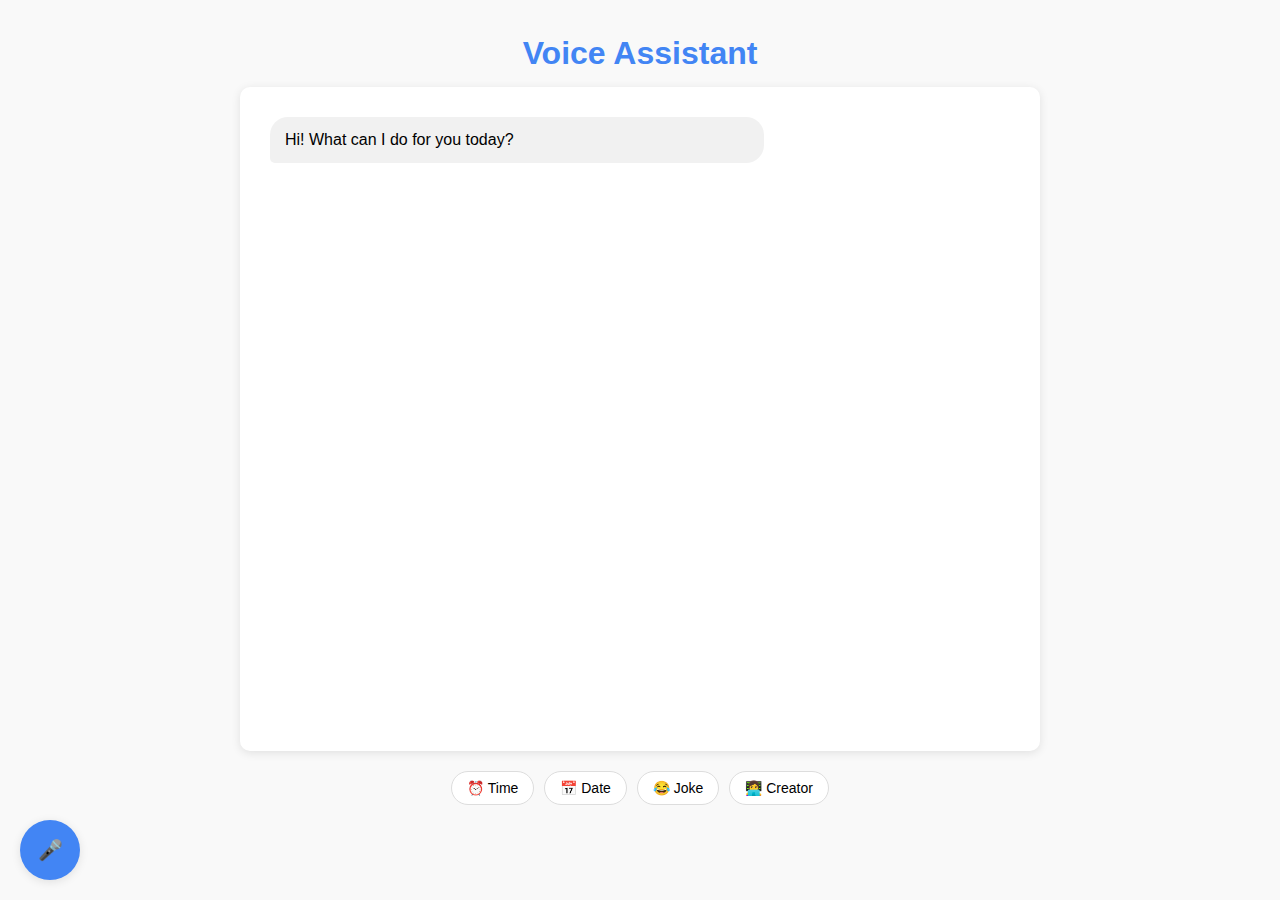
<file: ai.html>
<!DOCTYPE html>
<html lang="en">
<head>
    <meta charset="UTF-8">
    <meta name="viewport" content="width=device-width, initial-scale=1.0">
    <title>Offline Voice Assistant</title>
    <style>
        :root {
            --primary-color: #4285f4;
            --user-message-color: #e3f2fd;
            --bot-message-color: #f1f1f1;
            --shadow: 0 2px 10px rgba(0,0,0,0.1);
        }
        
        * {
            box-sizing: border-box;
            margin: 0;
            padding: 0;
        }
        
        body {
            font-family: 'Arial', sans-serif;
            background: #f9f9f9;
            min-height: 100vh;
            display: flex;
            flex-direction: column;
            padding: 15px;
        }
        
        h1 {
            text-align: center;
            color: var(--primary-color);
            margin: 15px 0;
            font-size: clamp(1.5rem, 5vw, 2rem);
        }
        
        #chat-container {
            background: white;
            border-radius: 10px;
            box-shadow: var(--shadow);
            flex: 1;
            overflow-y: auto;
            padding: 15px;
            margin-bottom: 20px;
            width: 100%;
            max-width: 800px;
            margin-left: auto;
            margin-right: auto;
        }
        
        .message {
            margin: 10px;
            padding: 12px 15px;
            border-radius: 18px;
            max-width: 80%;
            animation: fadeIn 0.3s;
            word-wrap: break-word;
            line-height: 1.4;
        }
        
        .user {
            background: var(--user-message-color);
            margin-left: auto;
            border-bottom-right-radius: 5px;
        }
        
        .bot {
            background: var(--bot-message-color);
            margin-right: auto;
            border-bottom-left-radius: 5px;
        }
        
        #controls {
            display: flex;
            justify-content: center;
            gap: 15px;
            margin-bottom: 15px;
            flex-wrap: wrap;
        }
        
        #mic-btn {
            background: var(--primary-color);
            border: none;
            border-radius: 50%;
            width: 60px;
            height: 60px;
            color: white;
            font-size: 20px;
            cursor: pointer;
            transition: transform 0.2s, background 0.2s;
            box-shadow: var(--shadow);
            display: flex;
            align-items: center;
            justify-content: center;
        }
        
        #mic-btn.listening {
            animation: pulse 1.5s infinite;
            background: #ea4335;
        }
        
        #mic-btn:active {
            transform: scale(0.95);
        }
        
        #quick-actions {
            display: flex;
            gap: 10px;
            justify-content: center;
            flex-wrap: wrap;
        }
        
        .quick-btn {
            background: white;
            border: 1px solid #ddd;
            border-radius: 20px;
            padding: 8px 15px;
            cursor: pointer;
            transition: all 0.2s;
            font-size: 14px;
        }
        
        .quick-btn:hover {
            background: #f0f0f0;
        }
        
        @keyframes fadeIn {
            from { opacity: 0; transform: translateY(10px); }
            to { opacity: 1; transform: translateY(0); }
        }
        
        @keyframes pulse {
            0% { transform: scale(1); }
            50% { transform: scale(1.05); }
            100% { transform: scale(1); }
        }
        
        /* Tablet and desktop adjustments */
        @media (min-width: 768px) {
            body {
                padding: 20px;
            }
            
            #chat-container {
                padding: 20px;
            }
            
            .message {
                max-width: 65%;
            }
        }
        
        /* Very small devices */
        @media (max-width: 400px) {
            .message {
                max-width: 90%;
                padding: 10px 12px;
                font-size: 14px;
            }
            
            #mic-btn {
                width: 50px;
                height: 50px;
                font-size: 18px;
            }
        }
    </style>
</head>
<body>
    <h1>Voice Assistant</h1>
    <div id="chat-container"></div>
    
    <div id="controls">
        <div id="quick-actions">
            <button class="quick-btn" data-query="What's the time?">⏰ Time</button>
            <button class="quick-btn" data-query="What's today's date?">📅 Date</button>
            <button class="quick-btn" data-query="Tell me a joke">😂 Joke</button>
            <button class="quick-btn" data-query="Who made you?">👩‍💻 Creator</button>
        </div>
    </div>
    
    <div style="text-align: center;">
        <button id="mic-btn" aria-label="Microphone">🎤</button>
    </div>

    <script>
        const chatContainer = document.getElementById('chat-container');
        const micBtn = document.getElementById('mic-btn');
        const quickButtons = document.querySelectorAll('.quick-btn');
        
        // Enhanced knowledge base with more variations
        const knowledgeBase = {
            "greeting": ["Hi there!", "Hello!", "Hey! How can I help?", "Greetings!", "Hi! What can I do for you today?"],
            "name": ["I'm VoiceBot", "Call me Assistant", "I'm your helpful AI", "You can call me VA", "I'm your virtual assistant"],
            "creator": ["My creator is Gowtham from Sri Chaitanya Techno School Perungudi ", "I was made by Gowtham a student of Sri Chaitanya Techno School Perungudi","Gowtham from Sri Chaitanya Techno School Perungudi built me","A developer named Gowtham from Sri Chaitanya Techno School Perungudi created me"],
            "time": [`It's currently ${new Date().toLocaleTimeString()}`, `The time is now ${new Date().toLocaleTimeString()}`],
            "date": [`Today is ${new Date().toLocaleDateString()}`, `The date is ${new Date().toLocaleDateString()}`],
            "weather": ["I can't check weather offline", "You might need an internet connection for that", "I'm offline so I can't access weather data"],
            "joke": [
                "Why don't scientists trust atoms? Because they make up everything!", 
                "What do you call fake spaghetti? An impasta!",
                "Why did the scarecrow win an award? Because he was outstanding in his field!",
                "How do you organize a space party? You planet!"
            ],
            "goodbye": ["Goodbye!", "See you later!", "Have a nice day!", "Bye! Come back soon!", "Farewell!"],
            "default": [
                "I'm not sure how to answer that.",
                "Could you try asking something else?",
                "I don't understand that yet. Try asking about time or date.",
                "My knowledge is limited offline. Try a different question."
            ]
        };

        // Expanded question patterns
        const questionPatterns = [
            { pattern: ["hi", "hello", "hey", "greetings"], responseKey: "greeting" },
            { pattern: ["your name", "who are you", "identify yourself"], responseKey: "name" },
            { pattern: ["who made you", "who created you", "your creator", "who built you"], responseKey: "creator" },
            { pattern: ["time", "what time is it", "current time", "what's the time"], responseKey: "time" },
            { pattern: ["date", "today's date", "current date", "what's the date"], responseKey: "date" },
            { pattern: ["weather", "temperature", "forecast", "how's the weather"], responseKey: "weather" },
            { pattern: ["joke", "funny", "make me laugh", "tell joke"], responseKey: "joke" },
            { pattern: ["bye", "goodbye", "see you", "farewell"], responseKey: "goodbye" }
        ];

        // Check for speech recognition support
        if (!('webkitSpeechRecognition' in window) && !('SpeechRecognition' in window)) {
            addMessage("Your browser doesn't support speech recognition. Try Chrome or Edge.", 'bot');
            micBtn.disabled = true;
            micBtn.title = "Speech recognition not supported";
        }

        // Initialize speech recognition
        const SpeechRecognition = window.SpeechRecognition || window.webkitSpeechRecognition;
        const recognition = new SpeechRecognition();
        recognition.continuous = false;
        recognition.interimResults = false;
        recognition.lang = 'en-US';

        // Quick action buttons
        quickButtons.forEach(button => {
            button.addEventListener('click', () => {
                const query = button.getAttribute('data-query');
                addMessage(query, 'user');
                
                setTimeout(() => {
                    const response = getResponse(query.toLowerCase());
                    addMessage(response, 'bot');
                    speak(response);
                }, 500);
            });
        });

        // Microphone button
        micBtn.addEventListener('click', () => {
            if (micBtn.classList.contains('listening')) {
                recognition.stop();
                micBtn.classList.remove('listening');
                addMessage("Stopped listening", 'bot');
                return;
            }
            
            recognition.start();
            addMessage("Listening...", 'bot');
            micBtn.classList.add('listening');
        });

        recognition.onresult = (event) => {
            const userText = event.results[0][0].transcript;
            addMessage(userText, 'user');
            micBtn.classList.remove('listening');
            
            setTimeout(() => {
                const response = getResponse(userText.toLowerCase());
                addMessage(response, 'bot');
                speak(response);
            }, 800);
        };

        recognition.onerror = (event) => {
            micBtn.classList.remove('listening');
            addMessage(`Error: ${event.error}`, 'bot');
        };

        recognition.onend = () => {
            micBtn.classList.remove('listening');
        };

        function getResponse(userInput) {
            for (const item of questionPatterns) {
                if (item.pattern.some(keyword => userInput.includes(keyword))) {
                    const possibleAnswers = knowledgeBase[item.responseKey];
                    return possibleAnswers[Math.floor(Math.random() * possibleAnswers.length)];
                }
            }
            return knowledgeBase.default[Math.floor(Math.random() * knowledgeBase.default.length)];
        }

        function addMessage(text, sender) {
            const messageDiv = document.createElement('div');
            messageDiv.classList.add('message', sender);
            messageDiv.textContent = text;
            chatContainer.appendChild(messageDiv);
            chatContainer.scrollTop = chatContainer.scrollHeight;
        }

        function speak(text) {
            if ('speechSynthesis' in window) {
                const utterance = new SpeechSynthesisUtterance(text);
                utterance.rate = 1.1;
                utterance.pitch = 1;
                window.speechSynthesis.speak(utterance);
            }
        }

        // Initial greeting
        setTimeout(() => {
            const greeting = knowledgeBase.greeting[Math.floor(Math.random() * knowledgeBase.greeting.length)];
            addMessage(greeting, 'bot');
            speak(greeting);
        }, 500);
    </script>
</body>
</html>
</file>
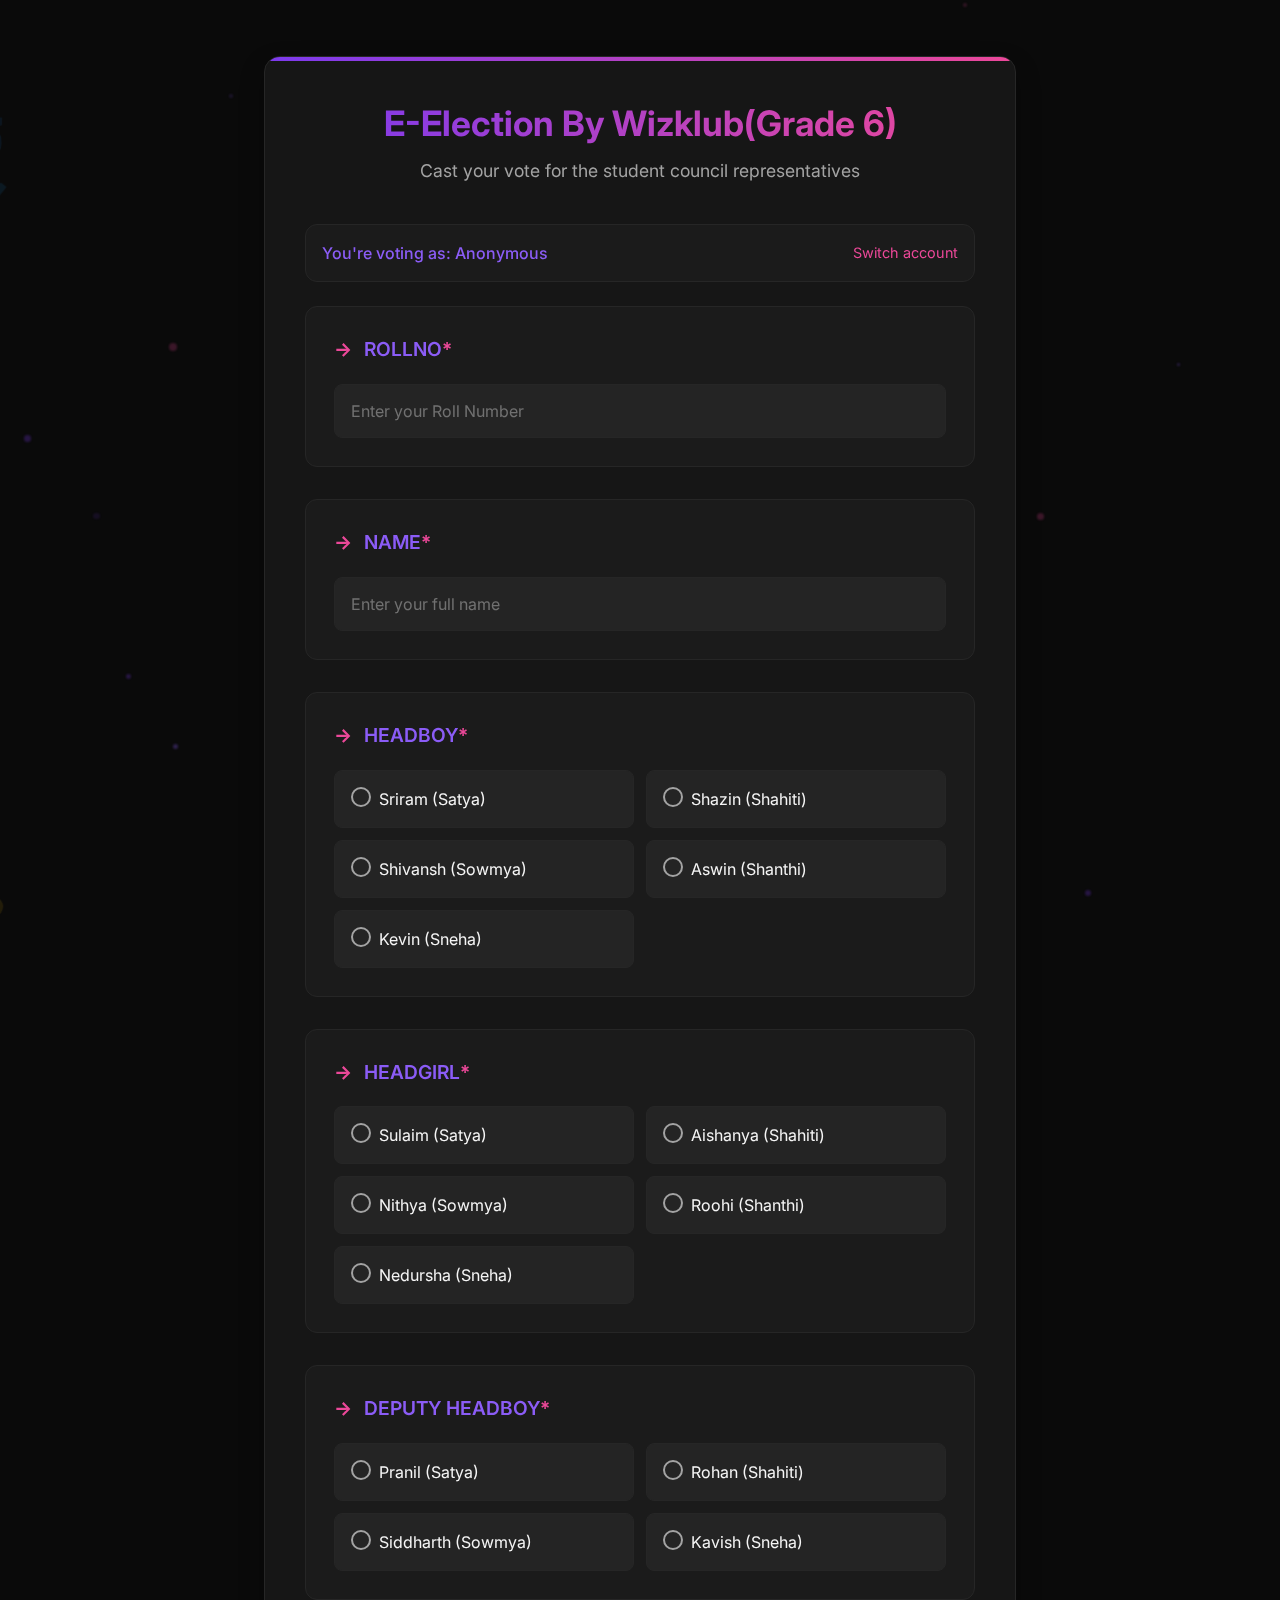
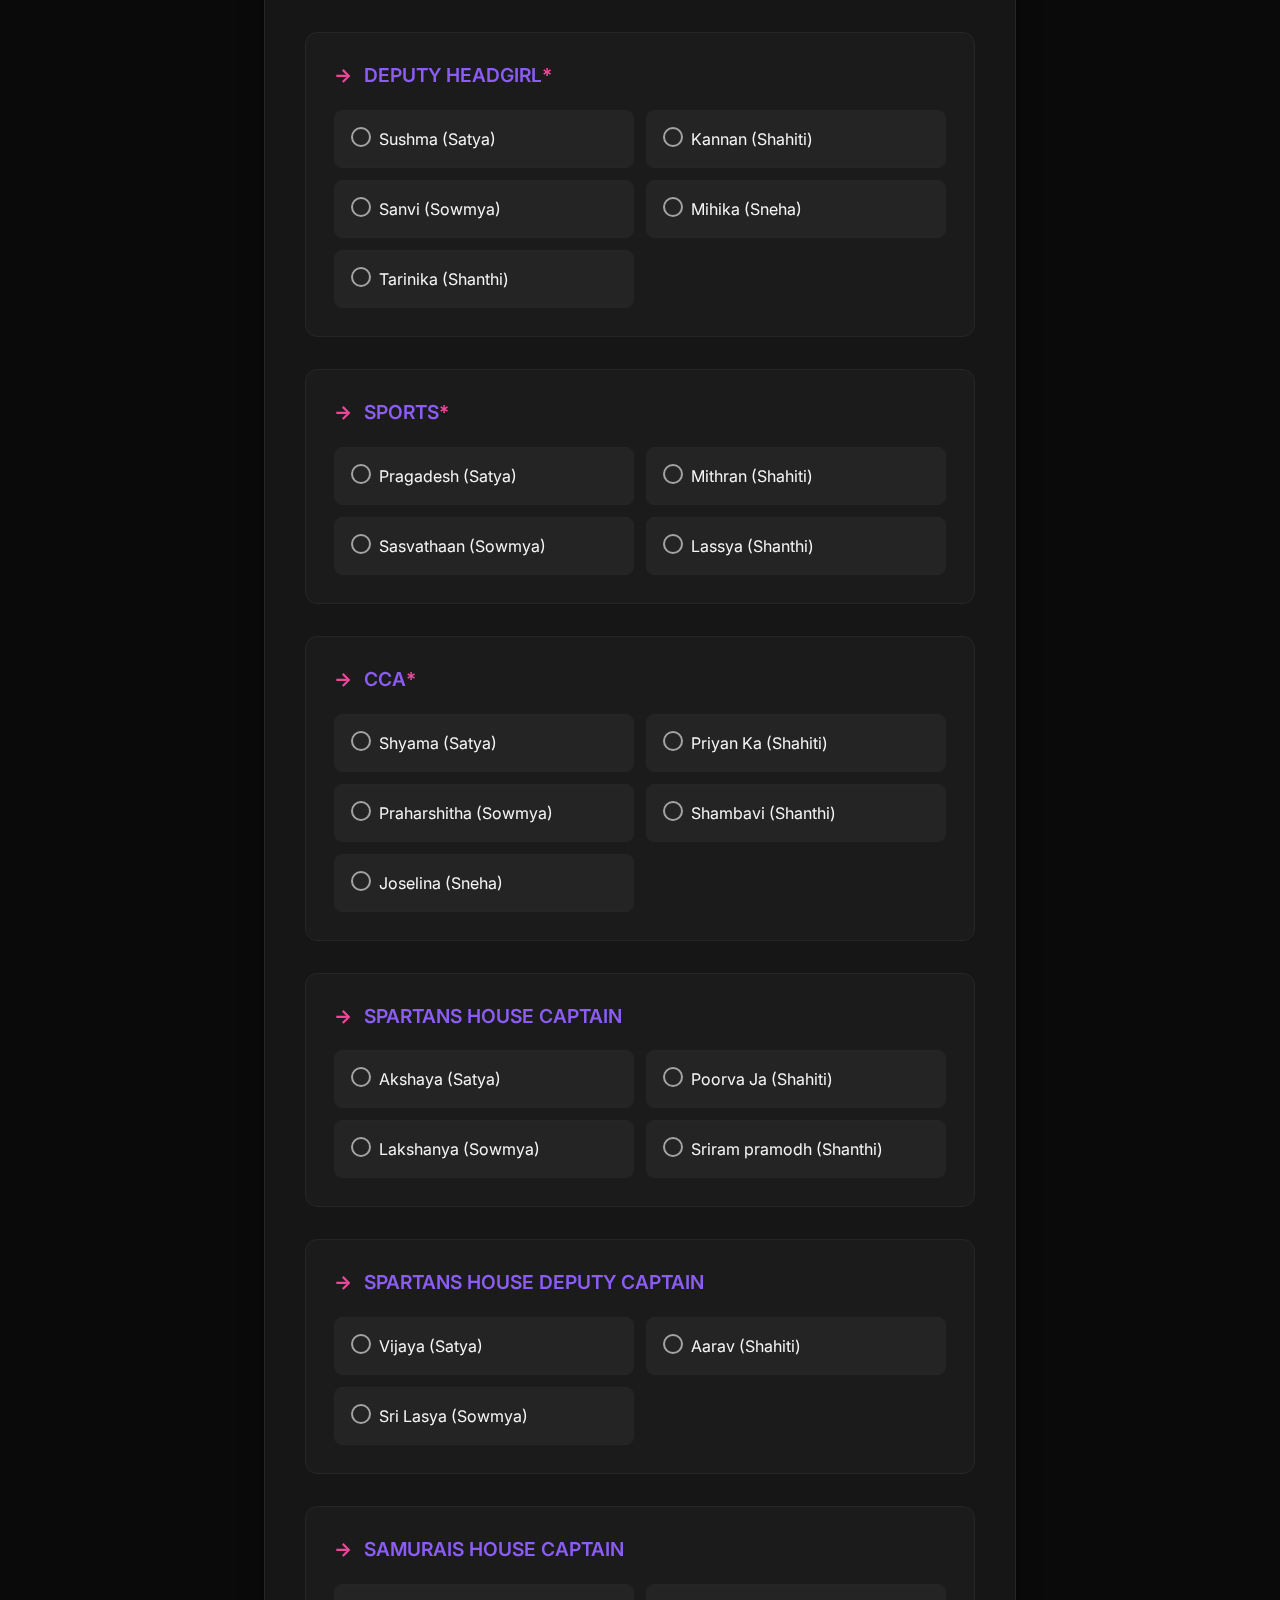
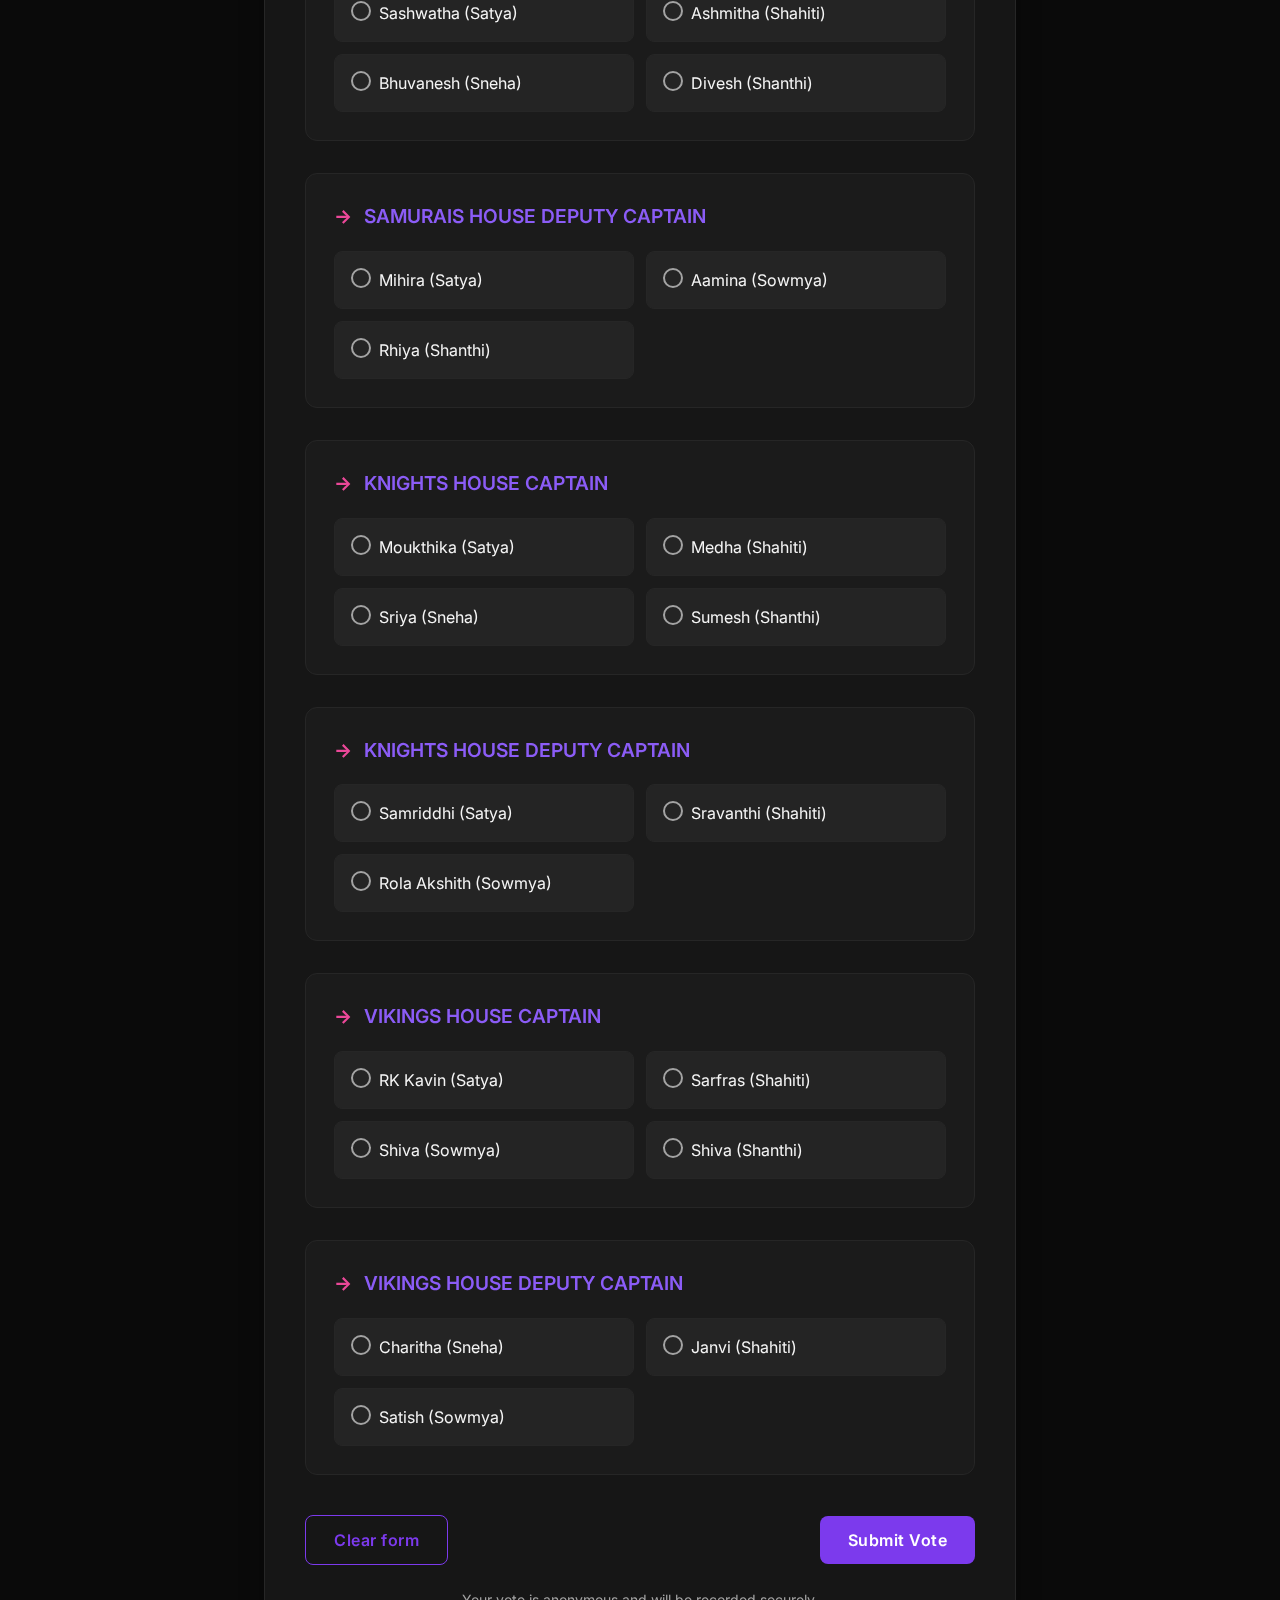
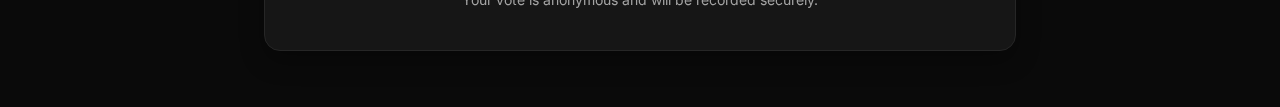
<file: grade6.html>
<!DOCTYPE html>
<html lang="en">
<head>
    <meta charset="UTF-8">
    <meta name="viewport" content="width=device-width, initial-scale=1.0">
    <title>✨ E-Election By Wizklub (Grade 6)✨</title>
    <link href="https://fonts.googleapis.com/css2?family=Inter:wght@300;400;500;600;700&display=swap" rel="stylesheet">
    <style>
        :root {
            --bg: #0a0a0a;
            --card-bg: #161616;
            --primary: #7c3aed;
            --primary-light: #8b5cf6;
            --accent: #ec4899;
            --text: #f5f5f5;
            --text-light: #a3a3a3;
            --border: #262626;
            --success: #10b981;
        }

        * {
            margin: 0;
            padding: 0;
            box-sizing: border-box;
        }

        body {
            font-family: 'Inter', sans-serif;
            background-color: var(--bg);
            color: var(--text);
            min-height: 100vh;
            overflow-x: hidden;
            line-height: 1.5;
        }

        /* Floating particles */
        .particle {
            position: fixed;
            border-radius: 50%;
            background: linear-gradient(145deg, var(--primary), var(--accent));
            filter: blur(1px);
            z-index: -1;
            animation: float 15s infinite ease-in-out;
            opacity: 0.15;
        }

        /* New voting elements */
        .voting-element {
            position: fixed;
            z-index: -1;
            opacity: 0.1;
            animation: flyAcross 20s linear infinite;
            pointer-events: none;
            font-size: 1.5rem;
        }

        @keyframes float {
            0%, 100% { transform: translate(0, 0) rotate(0deg); }
            25% { transform: translate(5vw, -5vh) rotate(5deg); }
            50% { transform: translate(10vw, 5vh) rotate(10deg); }
            75% { transform: translate(-5vw, 10vh) rotate(-5deg); }
        }

        @keyframes flyAcross {
            0% {
                transform: translateX(-100px) translateY(0) rotate(0deg);
                opacity: 0;
            }
            10% {
                opacity: 0.2;
            }
            90% {
                opacity: 0.2;
            }
            100% {
                transform: translateX(calc(100vw + 100px)) translateY(calc(50vh - 100px)) rotate(360deg);
                opacity: 0;
            }
        }

        /* Main container */
        .container {
            max-width: 800px;
            margin: 2rem auto;
            padding: 1.5rem;
        }

        /* Form card */
        .form-card {
            background-color: var(--card-bg);
            border-radius: 1rem;
            padding: 2.5rem;
            box-shadow: 0 10px 25px rgba(0, 0, 0, 0.3);
            border: 1px solid var(--border);
            position: relative;
            overflow: hidden;
            transition: transform 0.3s ease, box-shadow 0.3s ease;
        }

        .form-card:hover {
            transform: translateY(-5px);
            box-shadow: 0 15px 30px rgba(0, 0, 0, 0.4);
        }

        .form-card::before {
            content: '';
            position: absolute;
            top: 0;
            left: 0;
            width: 100%;
            height: 4px;
            background: linear-gradient(90deg, var(--primary), var(--accent));
        }

        /* Header */
        .form-header {
            text-align: center;
            margin-bottom: 2.5rem;
            animation: fadeIn 0.8s ease-out;
        }

        @keyframes fadeIn {
            from { opacity: 0; transform: translateY(-20px); }
            to { opacity: 1; transform: translateY(0); }
        }

        .form-title {
            font-size: 2.2rem;
            font-weight: 700;
            background: linear-gradient(90deg, var(--primary), var(--accent));
            -webkit-background-clip: text;
            background-clip: text;
            color: transparent;
            margin-bottom: 0.5rem;
        }

        .form-subtitle {
            color: var(--text-light);
            font-size: 1.1rem;
        }

        /* User info */
        .user-info {
            background: rgba(30, 30, 30, 0.7);
            padding: 1rem;
            border-radius: 0.75rem;
            margin-bottom: 1.5rem;
            display: flex;
            justify-content: space-between;
            align-items: center;
            border: 1px solid var(--border);
            animation: slideUp 0.6s ease-out;
        }

        @keyframes slideUp {
            from { opacity: 0; transform: translateY(20px); }
            to { opacity: 1; transform: translateY(0); }
        }

        .user-email {
            font-weight: 500;
            color: var(--primary-light);
        }

        .switch-account {
            color: var(--accent);
            text-decoration: none;
            font-size: 0.9rem;
            transition: color 0.2s;
        }

        .switch-account:hover {
            color: var(--primary-light);
            text-decoration: underline;
        }

        /* Form sections */
        .form-section {
            margin-bottom: 2rem;
            animation: fadeIn 0.8s ease-out forwards;
        }

        .question-container {
            background: rgba(30, 30, 30, 0.7);
            padding: 1.75rem;
            border-radius: 0.75rem;
            margin-bottom: 1.25rem;
            border: 1px solid var(--border);
            transition: all 0.3s cubic-bezier(0.4, 0, 0.2, 1);
            position: relative;
            overflow: hidden;
        }

        .question-container:hover {
            transform: translateY(-3px);
            box-shadow: 0 8px 20px rgba(0, 0, 0, 0.2);
            border-color: rgba(124, 58, 237, 0.3);
        }

        .question-title {
            font-size: 1.2rem;
            font-weight: 600;
            margin-bottom: 1.25rem;
            color: var(--primary-light);
            display: flex;
            align-items: center;
        }

        .question-title::before {
            content: '→';
            margin-right: 0.75rem;
            color: var(--accent);
            font-weight: bold;
        }

        .required-field::after {
            content: ' *';
            color: var(--accent);
        }

        /* Input fields */
        .input-field {
            width: 100%;
            padding: 1rem;
            background: rgba(40, 40, 40, 0.7);
            border: 1px solid var(--border);
            border-radius: 0.5rem;
            font-size: 1rem;
            color: var(--text);
            transition: all 0.3s;
            outline: none;
            font-family: 'Inter', sans-serif;
        }

        .input-field:focus {
            border-color: var(--primary);
            box-shadow: 0 0 0 2px rgba(124, 58, 237, 0.3);
            background: rgba(50, 50, 50, 0.7);
        }

        .input-field::placeholder {
            color: var(--text-light);
            opacity: 0.6;
        }

        /* Radio buttons */
        .radio-options {
            display: grid;
            grid-template-columns: repeat(auto-fill, minmax(200px, 1fr));
            gap: 0.75rem;
        }

        .radio-option {
            position: relative;
            padding: 1rem 1rem 1rem 2.75rem;
            cursor: pointer;
            user-select: none;
            transition: all 0.3s;
            background: rgba(40, 40, 40, 0.7);
            border-radius: 0.5rem;
            border: 1px solid var(--border);
            animation: fadeInOption 0.5s ease-out;
        }

        @keyframes fadeInOption {
            from { opacity: 0; transform: translateX(10px); }
            to { opacity: 1; transform: translateX(0); }
        }

        .radio-option:hover {
            background: rgba(50, 50, 50, 0.7);
            transform: translateX(5px);
            border-color: rgba(124, 58, 237, 0.3);
        }

        .radio-option input {
            position: absolute;
            opacity: 0;
            cursor: pointer;
        }

        .radio-checkmark {
            position: absolute;
            top: 1rem;
            left: 1rem;
            height: 1.25rem;
            width: 1.25rem;
            background-color: transparent;
            border: 2px solid var(--text-light);
            border-radius: 50%;
            transition: all 0.3s;
        }

        .radio-option:hover .radio-checkmark {
            border-color: var(--primary-light);
        }

        .radio-option input:checked ~ .radio-checkmark {
            background-color: var(--primary);
            border-color: var(--primary);
        }

        .radio-checkmark:after {
            content: "";
            position: absolute;
            display: none;
        }

        .radio-option input:checked ~ .radio-checkmark:after {
            display: block;
        }

        .radio-option .radio-checkmark:after {
            top: 2px;
            left: 2px;
            width: 0.5rem;
            height: 0.5rem;
            border-radius: 50%;
            background: white;
        }

        /* Buttons */
        .form-footer {
            display: flex;
            justify-content: space-between;
            align-items: center;
            margin-top: 2.5rem;
            animation: fadeIn 0.8s ease-out;
        }

        .btn {
            padding: 0.875rem 1.75rem;
            font-size: 1rem;
            border-radius: 0.5rem;
            cursor: pointer;
            transition: all 0.3s;
            font-weight: 600;
            letter-spacing: 0.5px;
            border: none;
            outline: none;
            font-family: 'Inter', sans-serif;
        }

        .submit-btn {
            background-color: var(--primary);
            color: white;
        }

        .submit-btn:hover {
            background-color: var(--primary-light);
            transform: translateY(-2px);
            box-shadow: 0 5px 15px rgba(124, 58, 237, 0.4);
        }

        .clear-btn {
            background-color: transparent;
            color: var(--primary);
            border: 1px solid var(--primary);
        }

        .clear-btn:hover {
            background-color: rgba(124, 58, 237, 0.1);
            transform: translateY(-2px);
        }

        /* Disclaimer */
        .disclaimer {
            font-size: 0.875rem;
            color: var(--text-light);
            margin-top: 1.5rem;
            text-align: center;
            animation: fadeIn 1s ease-out;
        }

        /* Modal */
        .modal {
            position: fixed;
            top: 0;
            left: 0;
            width: 100%;
            height: 100%;
            background: rgba(0, 0, 0, 0.8);
            display: flex;
            justify-content: center;
            align-items: center;
            z-index: 1000;
            opacity: 0;
            pointer-events: none;
            transition: opacity 0.3s ease;
            backdrop-filter: blur(5px);
        }

        .modal.active {
            opacity: 1;
            pointer-events: all;
        }

        .modal-content {
            background: var(--card-bg);
            padding: 2.5rem;
            border-radius: 1rem;
            text-align: center;
            max-width: 500px;
            width: 90%;
            transform: scale(0.9);
            transition: transform 0.3s ease;
            border: 1px solid var(--border);
        }

        .modal.active .modal-content {
            transform: scale(1);
        }

        .modal h2 {
            color: var(--primary);
            margin-bottom: 1rem;
            font-size: 1.75rem;
        }

        .modal p {
            margin-bottom: 2rem;
            color: var(--text-light);
        }

        /* Responsive adjustments */
        @media (max-width: 768px) {
            .container {
                padding: 1rem;
            }
            
            .form-card {
                padding: 1.5rem;
            }
            
            .form-title {
                font-size: 1.8rem;
            }
            
            .radio-options {
                grid-template-columns: 1fr;
            }
            
            .form-footer {
                flex-direction: column;
                gap: 1rem;
            }
            
            .btn {
                width: 100%;
            }
        }

        /* Animations for form sections - Adjusted for more sections */
        .form-section:nth-child(1) { animation-delay: 0.1s; }
        .form-section:nth-child(2) { animation-delay: 0.2s; }
        .form-section:nth-child(3) { animation-delay: 0.3s; }
        .form-section:nth-child(4) { animation-delay: 0.4s; }
        .form-section:nth-child(5) { animation-delay: 0.5s; }
        .form-section:nth-child(6) { animation-delay: 0.6s; }
        .form-section:nth-child(7) { animation-delay: 0.7s; }
        .form-section:nth-child(8) { animation-delay: 0.8s; }
        .form-section:nth-child(9) { animation-delay: 0.9s; }
        .form-section:nth-child(10) { animation-delay: 1.0s; }
        .form-section:nth-child(11) { animation-delay: 1.1s; }
        .form-section:nth-child(12) { animation-delay: 1.2s; }
        .form-section:nth-child(13) { animation-delay: 1.3s; }
        .form-section:nth-child(14) { animation-delay: 1.4s; }
        .form-section:nth-child(15) { animation-delay: 1.5s; }
        .form-section:nth-child(16) { animation-delay: 1.6s; }
    </style>
</head>
<body>
    <div class="container">
        <div class="form-card">
            <div class="form-header">
                <h1 class="form-title">E-Election By Wizklub(Grade 6)</h1>
                <p class="form-subtitle">Cast your vote for the student council representatives</p>
            </div>
            
            <div class="user-info">
                <span class="user-email">You're voting as: Anonymous</span>
                <a href="#" class="switch-account">Switch account</a>
            </div>
            
            <form id="electionForm" action="https://docs.google.com/forms/u/1/d/e/1FAIpQLSfshJDnNoNWI-5PNNSkBxNvlv63TogoSui2hgxROzpWyotwFg/formResponse" method="POST" target="hiddenFrame">
                <iframe name="hiddenFrame" style="display:none;"></iframe>
                
                <div class="form-section">
                    <div class="question-container">
                        <label class="question-title required-field">ROLLNO</label>
                        <input type="text" class="input-field" name="entry.355632050" required placeholder="Enter your Roll Number">
                    </div>
                </div>
                
                <div class="form-section">
                    <div class="question-container">
                        <label class="question-title required-field">NAME</label>
                        <input type="text" class="input-field" name="entry.1641997090" required placeholder="Enter your full name">
                    </div>
                </div>
                
                <div class="form-section">
                    <div class="question-container">
                        <label class="question-title required-field">HEADBOY</label>
                        <div class="radio-options">
                            <label class="radio-option">
                                <input type="radio" name="entry.323400809" value="Sriram (Satya)" required>
                                <span class="radio-checkmark"></span>
                                Sriram (Satya)
                            </label>
                            <label class="radio-option">
                                <input type="radio" name="entry.323400809" value="Shazin (Shahiti)">
                                <span class="radio-checkmark"></span>
                                Shazin (Shahiti)
                            </label>
                            <label class="radio-option">
                                <input type="radio" name="entry.323400809" value="Shivansh (Sowmya)">
                                <span class="radio-checkmark"></span>
                                Shivansh (Sowmya)
                            </label>
                            <label class="radio-option">
                                <input type="radio" name="entry.323400809" value="Aswin (Shanthi)">
                                <span class="radio-checkmark"></span>
                                Aswin (Shanthi)
                            </label>
                            <label class="radio-option">
                                <input type="radio" name="entry.323400809" value="Kevin (Sneha)">
                                <span class="radio-checkmark"></span>
                                Kevin (Sneha)
                            </label>
                        </div>
                    </div>
                </div>
                
                <div class="form-section">
                    <div class="question-container">
                        <label class="question-title required-field">HEADGIRL</label>
                        <div class="radio-options">
                            <label class="radio-option">
                                <input type="radio" name="entry.34997506" value="Sulaim (Satya)" required>
                                <span class="radio-checkmark"></span>
                                Sulaim (Satya)
                            </label>
                            <label class="radio-option">
                                <input type="radio" name="entry.34997506" value="Aishanya (Shahiti)">
                                <span class="radio-checkmark"></span>
                                Aishanya (Shahiti)
                            </label>
                            <label class="radio-option">
                                <input type="radio" name="entry.34997506" value="Nithya (Sowmya)">
                                <span class="radio-checkmark"></span>
                                Nithya (Sowmya)
                            </label>
                            <label class="radio-option">
                                <input type="radio" name="entry.34997506" value="Roohi (Shanthi)">
                                <span class="radio-checkmark"></span>
                                Roohi (Shanthi)
                            </label>
                            <label class="radio-option">
                                <input type="radio" name="entry.34997506" value="Nedursha (Sneha)">
                                <span class="radio-checkmark"></span>
                                Nedursha (Sneha)
                            </label>
                        </div>
                    </div>
                </div>
                
                <div class="form-section">
                    <div class="question-container">
                        <label class="question-title required-field">DEPUTY HEADBOY</label>
                        <div class="radio-options">
                            <label class="radio-option">
                                <input type="radio" name="entry.1195322082" value="Pranil (Satya)" required>
                                <span class="radio-checkmark"></span>
                                Pranil (Satya)
                            </label>
                            <label class="radio-option">
                                <input type="radio" name="entry.1195322082" value="Rohan (Shahiti)">
                                <span class="radio-checkmark"></span>
                                Rohan (Shahiti)
                            </label>
                            <label class="radio-option">
                                <input type="radio" name="entry.1195322082" value="Siddharth (Sowmya)">
                                <span class="radio-checkmark"></span>
                                Siddharth (Sowmya)
                            </label>
                            <label class="radio-option">
                                <input type="radio" name="entry.1195322082" value="Kavish (Sneha)">
                                <span class="radio-checkmark"></span>
                                Kavish (Sneha)
                            </label>
                        </div>
                    </div>
                </div>
                
                <div class="form-section">
                    <div class="question-container">
                        <label class="question-title required-field">DEPUTY HEADGIRL</label>
                        <div class="radio-options">
                            <label class="radio-option">
                                <input type="radio" name="entry.1174782651" value="Sushma (Satya)" required>
                                <span class="radio-checkmark"></span>
                                Sushma (Satya)
                            </label>
                            <label class="radio-option">
                                <input type="radio" name="entry.1174782651" value="Kannan (Shahiti)">
                                <span class="radio-checkmark"></span>
                                Kannan (Shahiti)
                            </label>
                            <label class="radio-option">
                                <input type="radio" name="entry.1174782651" value="Sanvi (Sowmya)">
                                <span class="radio-checkmark"></span>
                                Sanvi (Sowmya)
                            </label>
                            <label class="radio-option">
                                <input type="radio" name="entry.1174782651" value="Mihika (Sneha)">
                                <span class="radio-checkmark"></span>
                                Mihika (Sneha)
                            </label>
                            <label class="radio-option">
                                <input type="radio" name="entry.1174782651" value="Tarinika (Shanthi)">
                                <span class="radio-checkmark"></span>
                                Tarinika (Shanthi)
                            </label>
                        </div>
                    </div>
                </div>

                <div class="form-section">
                    <div class="question-container">
                        <label class="question-title required-field">SPORTS</label>
                        <div class="radio-options">
                            <label class="radio-option">
                                <input type="radio" name="entry.1231178912" value="Pragadesh (Satya)" required>
                                <span class="radio-checkmark"></span>
                                Pragadesh (Satya)
                            </label>
                            <label class="radio-option">
                                <input type="radio" name="entry.1231178912" value="Mithran (Shahiti)">
                                <span class="radio-checkmark"></span>
                                Mithran (Shahiti)
                            </label>
                            <label class="radio-option">
                                <input type="radio" name="entry.1231178912" value="Sasvathaan (Sowmya)">
                                <span class="radio-checkmark"></span>
                                Sasvathaan (Sowmya)
                            </label>
                            <label class="radio-option">
                                <input type="radio" name="entry.1231178912" value="Lassya (Shanthi)">
                                <span class="radio-checkmark"></span>
                                Lassya (Shanthi)
                            </label>
                        </div>
                    </div>
                </div>

                <div class="form-section">
                    <div class="question-container">
                        <label class="question-title required-field">CCA</label>
                        <div class="radio-options">
                            <label class="radio-option">
                                <input type="radio" name="entry.107813604" value="Shyama (Satya)" required>
                                <span class="radio-checkmark"></span>
                                Shyama (Satya)
                            </label>
                            <label class="radio-option">
                                <input type="radio" name="entry.107813604" value="Priyan Ka (Shahiti)">
                                <span class="radio-checkmark"></span>
                                Priyan Ka (Shahiti)
                            </label>
                            <label class="radio-option">
                                <input type="radio" name="entry.107813604" value="Praharshitha (Sowmya)">
                                <span class="radio-checkmark"></span>
                                Praharshitha (Sowmya)
                            </label>
                            <label class="radio-option">
                                <input type="radio" name="entry.107813604" value="Shambavi (Shanthi)">
                                <span class="radio-checkmark"></span>
                                Shambavi (Shanthi)
                            </label>
                            <label class="radio-option">
                                <input type="radio" name="entry.107813604" value="Joselina (Sneha)">
                                <span class="radio-checkmark"></span>
                                Joselina (Sneha)
                            </label>
                        </div>
                    </div>
                </div>

                <div class="form-section">
                    <div class="question-container">
                        <label class="question-title ">SPARTANS HOUSE CAPTAIN</label>
                        <div class="radio-options">
                            <label class="radio-option">
                                <input type="radio" name="entry.1032720400" value="Akshaya (Satya)" >
                                <span class="radio-checkmark"></span>
                                Akshaya (Satya)
                            </label>
                            <label class="radio-option">
                                <input type="radio" name="entry.1032720400" value="Poorva Ja (Shahiti)">
                                <span class="radio-checkmark"></span>
                                Poorva Ja (Shahiti)
                            </label>
                            <label class="radio-option">
                                <input type="radio" name="entry.1032720400" value="Lakshanya (Sowmya)">
                                <span class="radio-checkmark"></span>
                                Lakshanya (Sowmya)
                            </label>
                            <label class="radio-option">
                                <input type="radio" name="entry.1032720400" value="Sriram pramodh (Shanthi)">
                                <span class="radio-checkmark"></span>
                                Sriram pramodh (Shanthi)
                            </label>
                        </div>
                    </div>
                </div>

                <div class="form-section">
                    <div class="question-container">
                        <label class="question-title ">SPARTANS HOUSE DEPUTY CAPTAIN</label>
                        <div class="radio-options">
                            <label class="radio-option">
                                <input type="radio" name="entry.723585461" value="Vijaya Sabaris (Satya)" >
                                <span class="radio-checkmark"></span>
                                Vijaya (Satya)
                            </label>
                            <label class="radio-option">
                                <input type="radio" name="entry.723585461" value="Aarav (Shahiti)">
                                <span class="radio-checkmark"></span>
                                Aarav (Shahiti)
                            </label>
                            <label class="radio-option">
                                <input type="radio" name="entry.723585461" value="Sri Lasya (Sowmya)">
                                <span class="radio-checkmark"></span>
                                Sri Lasya (Sowmya)
                            </label>
                        </div>
                    </div>
                </div>

                <div class="form-section">
                    <div class="question-container">
                        <label class="question-title ">SAMURAIS HOUSE CAPTAIN</label>
                        <div class="radio-options">
                            <label class="radio-option">
                                <input type="radio" name="entry.384978795" value="Sashwatha (Satya)" >
                                <span class="radio-checkmark"></span>
                                Sashwatha (Satya)
                            </label>
                            <label class="radio-option">
                                <input type="radio" name="entry.384978795" value="Ashmitha (Shahiti)">
                                <span class="radio-checkmark"></span>
                                Ashmitha (Shahiti)
                            </label>
                            <label class="radio-option">
                                <input type="radio" name="entry.384978795" value="Bhuvanesh (Sneha)">
                                <span class="radio-checkmark"></span>
                                Bhuvanesh (Sneha)
                            </label>
                            <label class="radio-option">
                                <input type="radio" name="entry.384978795" value="Divesh (Shanthi)">
                                <span class="radio-checkmark"></span>
                                Divesh (Shanthi)
                            </label>
                        </div>
                    </div>
                </div>

                <div class="form-section">
                    <div class="question-container">
                        <label class="question-title ">SAMURAIS HOUSE DEPUTY CAPTAIN</label>
                        <div class="radio-options">
                            <label class="radio-option">
                                <input type="radio" name="entry.737317167" value="Mihira (Satya)" >
                                <span class="radio-checkmark"></span>
                                Mihira (Satya)
                            </label>
                            <label class="radio-option">
                                <input type="radio" name="entry.737317167" value="Aamina (Sowmya)">
                                <span class="radio-checkmark"></span>
                                Aamina (Sowmya)
                            </label>
                            <label class="radio-option">
                                <input type="radio" name="entry.737317167" value="Rhiya (Shanthi)">
                                <span class="radio-checkmark"></span>
                                Rhiya (Shanthi)
                            </label>
                        </div>
                    </div>
                </div>

                <div class="form-section">
                    <div class="question-container">
                        <label class="question-title ">KNIGHTS HOUSE CAPTAIN</label>
                        <div class="radio-options">
                            <label class="radio-option">
                                <input type="radio" name="entry.1708142692" value="Moukthika (Satya)" >
                                <span class="radio-checkmark"></span>
                                Moukthika (Satya)
                            </label>
                            <label class="radio-option">
                                <input type="radio" name="entry.1708142692" value="Medha (Shahiti)">
                                <span class="radio-checkmark"></span>
                                Medha (Shahiti)
                            </label>
                            <label class="radio-option">
                                <input type="radio" name="entry.1708142692" value="Sriya (Sneha)">
                                <span class="radio-checkmark"></span>
                                Sriya (Sneha)
                            </label>
                            <label class="radio-option">
                                <input type="radio" name="entry.1708142692" value="Sumesh (Shanthi)">
                                <span class="radio-checkmark"></span>
                                Sumesh (Shanthi)
                            </label>
                        </div>
                    </div>
                </div>

                <div class="form-section">
                    <div class="question-container">
                        <label class="question-title ">KNIGHTS HOUSE DEPUTY CAPTAIN</label>
                        <div class="radio-options">
                            <label class="radio-option">
                                <input type="radio" name="entry.1098416963" value="Samriddhi (Satya)" >
                                <span class="radio-checkmark"></span>
                                Samriddhi (Satya)
                            </label>
                            <label class="radio-option">
                                <input type="radio" name="entry.1098416963" value="Sravanthi (Shahiti)">
                                <span class="radio-checkmark"></span>
                                Sravanthi (Shahiti)
                            </label>
                            <label class="radio-option">
                                <input type="radio" name="entry.1098416963" value="Rola Akshith (Sowmya)">
                                <span class="radio-checkmark"></span>
                                Rola Akshith (Sowmya)
                            </label>
                        </div>
                    </div>
                </div>

                <div class="form-section">
                    <div class="question-container">
                        <label class="question-title ">VIKINGS HOUSE CAPTAIN</label>
                        <div class="radio-options">
                            <label class="radio-option">
                                <input type="radio" name="entry.1491494261" value="RK Kavin (Satya)" >
                                <span class="radio-checkmark"></span>
                                RK Kavin (Satya)
                            </label>
                            <label class="radio-option">
                                <input type="radio" name="entry.1491494261" value="Sarfras (Shahiti)">
                                <span class="radio-checkmark"></span>
                                Sarfras (Shahiti)
                            </label>
                            <label class="radio-option">
                                <input type="radio" name="entry.1491494261" value="Shiva (Sowmya)">
                                <span class="radio-checkmark"></span>
                                Shiva (Sowmya)
                            </label>
                            <label class="radio-option">
                                <input type="radio" name="entry.1491494261" value="Shiva (Shanthi)">
                                <span class="radio-checkmark"></span>
                                Shiva (Shanthi)
                            </label>
                        </div>
                    </div>
                </div>

                <div class="form-section">
                    <div class="question-container">
                        <label class="question-title ">VIKINGS HOUSE DEPUTY CAPTAIN</label>
                        <div class="radio-options">
                            <label class="radio-option">
                                <input type="radio" name="entry.1076412542" value="Charitha (Sneha)" >
                                <span class="radio-checkmark"></span>
                                Charitha (Sneha)
                            </label>
                            <label class="radio-option">
                                <input type="radio" name="entry.1076412542" value="Janvi (Shahiti)">
                                <span class="radio-checkmark"></span>
                                Janvi (Shahiti)
                            </label>
                            <label class="radio-option">
                                <input type="radio" name="entry.1076412542" value="Satish (Sowmya)">
                                <span class="radio-checkmark"></span>
                                Satish (Sowmya)
                            </label>
                        </div>
                    </div>
                </div>
                
                <div class="form-footer">
                    <button type="button" class="btn clear-btn" id="clearForm">Clear form</button>
                    <button type="submit" class="btn submit-btn">Submit Vote</button>
                </div>
                
                <p class="disclaimer">Your vote is anonymous and will be recorded securely.</p>
            </form>
        </div>
    </div>

    <div class="modal" id="confirmationModal">
        <div class="modal-content">
            <h2>🎉 Vote Submitted! 🎉</h2>
            <p>Thank you for participating in the election. Your vote has been recorded.</p>
            <button onclick="closeModal()" class="btn submit-btn">Close</button>
        </div>
    </div>

    <script>
        // Voting element emojis and styles
        const votingElements = [
            { emoji: '🗳️', color: 'var(--primary)' },
            { emoji: '✉️', color: 'var(--accent)' },
            { emoji: '🌟', color: 'var(--success)' },
            { emoji: '🎈', color: '#ef4444' },
            { emoji: '🔥', color: '#3b82f6' },
            { emoji: '🎉', color: '#ef4444' },
            { emoji: '🎊', color: 'var(--success)' },
            { emoji: '🥇', color: '#f59e0b' },
            { emoji: '🎁', color: 'var(--text-light)' },
            { emoji: '👤', color: 'var(--primary-light)' },
            { emoji: '👥', color: 'var(--accent)' },
            { emoji: '❤️', color: '#a78bfa' }
        ];

        // Create floating voting elements
        function createVotingElements() {
            for (let i = 0; i < 20; i++) {
                const element = document.createElement('div');
                element.className = 'voting-element';
                
                // Random element from our array
                const randomElement = votingElements[Math.floor(Math.random() * votingElements.length)];
                element.textContent = randomElement.emoji;
                element.style.color = randomElement.color;
                
                // Random size
                const size = Math.random() * 2 + 1;
                element.style.fontSize = `${size}rem`;
                
                // Random position and animation
                const startY = Math.random() * 100;
                const endY = startY + (Math.random() * 40 - 20); // Move up or down slightly
                
                element.style.top = `${startY}%`;
                element.style.left = `-50px`;
                
                // Random animation duration and delay
                const duration = Math.random() * 30 + 20;
                const delay = Math.random() * 15;
                element.style.animation = `flyAcross ${duration}s linear ${delay}s infinite`;
                
                // Random rotation
                const rotation = Math.random() * 360;
                element.style.transform = `rotate(${rotation}deg)`;
                
                document.body.appendChild(element);
            }
        }

        // Create floating particles
        function createParticles() {
            const colors = ['var(--primary)', 'var(--accent)', 'var(--primary-light)'];
            for (let i = 0; i < 15; i++) {
                const particle = document.createElement('div');
                particle.className = 'particle';
                
                // Random size between 3px and 8px
                const size = Math.random() * 5 + 3;
                particle.style.width = `${size}px`;
                particle.style.height = `${size}px`;
                
                // Random position
                particle.style.left = `${Math.random() * 100}%`;
                particle.style.top = `${Math.random() * 100}%`;
                
                // Random animation duration and delay
                const duration = Math.random() * 20 + 10;
                const delay = Math.random() * 5;
                particle.style.animation = `float ${duration}s infinite ease-in-out ${delay}s`;
                
                // Random color
                particle.style.background = colors[Math.floor(Math.random() * colors.length)];
                
                // Random opacity
                particle.style.opacity = Math.random() * 0.2 + 0.1;
                
                document.body.appendChild(particle);
            }
        }

        // Form handling
        document.getElementById('clearForm').addEventListener('click', function() {
            document.getElementById('electionForm').reset();
            
            // Add animation effect
            this.textContent = 'Cleared!';
            this.style.backgroundColor = 'var(--success)';
            this.style.color = 'white';
            this.style.borderColor = 'var(--success)';
            
            setTimeout(() => {
                this.textContent = 'Clear form';
                this.style.backgroundColor = 'transparent';
                this.style.color = 'var(--primary)';
                this.style.borderColor = 'var(--primary)';
            }, 1500);
        });
        
        // Handle form submission
        document.getElementById('electionForm').addEventListener('submit', function(e) {
            e.preventDefault();
            
            // Show confirmation modal
            document.getElementById('confirmationModal').classList.add('active');
            
            // Actually submit the form to Google in the background
            setTimeout(() => {
                e.target.submit();
            }, 100);
            
            // Create celebratory voting elements on submission
            createCelebrationElements();
        });
        
        function closeModal() {
            document.getElementById('confirmationModal').classList.remove('active');
            // IMPORTANT: If you want to reset the form after closing the modal, you can add:
            // document.getElementById('electionForm').reset();
            // If you want to redirect to the same page (to effectively clear and reset everything), use:
            window.location.href = 'index.html'; // Or the current page's URL if it's not index.html
        }
        
        // Create celebration elements when vote is submitted
        function createCelebrationElements() {
            for (let i = 0; i < 30; i++) {
                const element = document.createElement('div');
                element.className = 'voting-element';
                
                // Random element from our array
                const randomElement = votingElements[Math.floor(Math.random() * votingElements.length)];
                element.textContent = randomElement.emoji;
                element.style.color = randomElement.color;
                
                // Random size
                const size = Math.random() * 2 + 1;
                element.style.fontSize = `${size}rem`;
                
                // Random position starting from center
                const startX = 50;
                const startY = 50;
                
                element.style.top = `${startY}%`;
                element.style.left = `${startX}%`;
                
                // Random animation duration and delay
                const duration = Math.random() * 3 + 2;
                const delay = 0;
                
                // Celebration animation - fly out from center
                element.style.animation = `none`;
                element.style.opacity = '0.8';
                
                // Create keyframes for celebration
                const keyframes = `
                    @keyframes celebrate-${i} {
                        0% {
                            transform: translate(0, 0) rotate(0deg);
                            opacity: 0.8;
                        }
                        100% {
                            transform: translate(${Math.random() * 200 - 100}px, ${Math.random() * 200 - 100}px) rotate(${Math.random() * 360}deg);
                            opacity: 0;
                        }
                    }
                `;
                
                // Add the keyframes to the document
                const style = document.createElement('style');
                style.innerHTML = keyframes;
                document.head.appendChild(style);
                
                // Apply the animation
                setTimeout(() => {
                    element.style.animation = `celebrate-${i} ${duration}s ease-out forwards`;
                }, 10);
                
                document.body.appendChild(element);
                
                // Remove element after animation
                setTimeout(() => {
                    element.remove();
                    style.remove();
                }, duration * 1000);
            }
        }
        
        // Initialize particles and voting elements when page loads
        document.addEventListener('DOMContentLoaded', function() {
            createParticles();
            createVotingElements();
            
            // Add slight delay to form card animation
            setTimeout(() => {
                document.querySelector('.form-card').style.opacity = '1';
            }, 100);
        });

        // Add hover effect to question containers
        document.querySelectorAll('.question-container').forEach(container => {
            container.addEventListener('mouseenter', () => {
                container.style.transform = 'translateY(-3px)';
                container.style.boxShadow = '0 8px 20px rgba(0, 0, 0, 0.2)';
            });
            
            container.addEventListener('mouseleave', () => {
                container.style.transform = 'translateY(0)';
                container.style.boxShadow = 'none';
            });
        });
    </script>
</body>
</html>
</file>
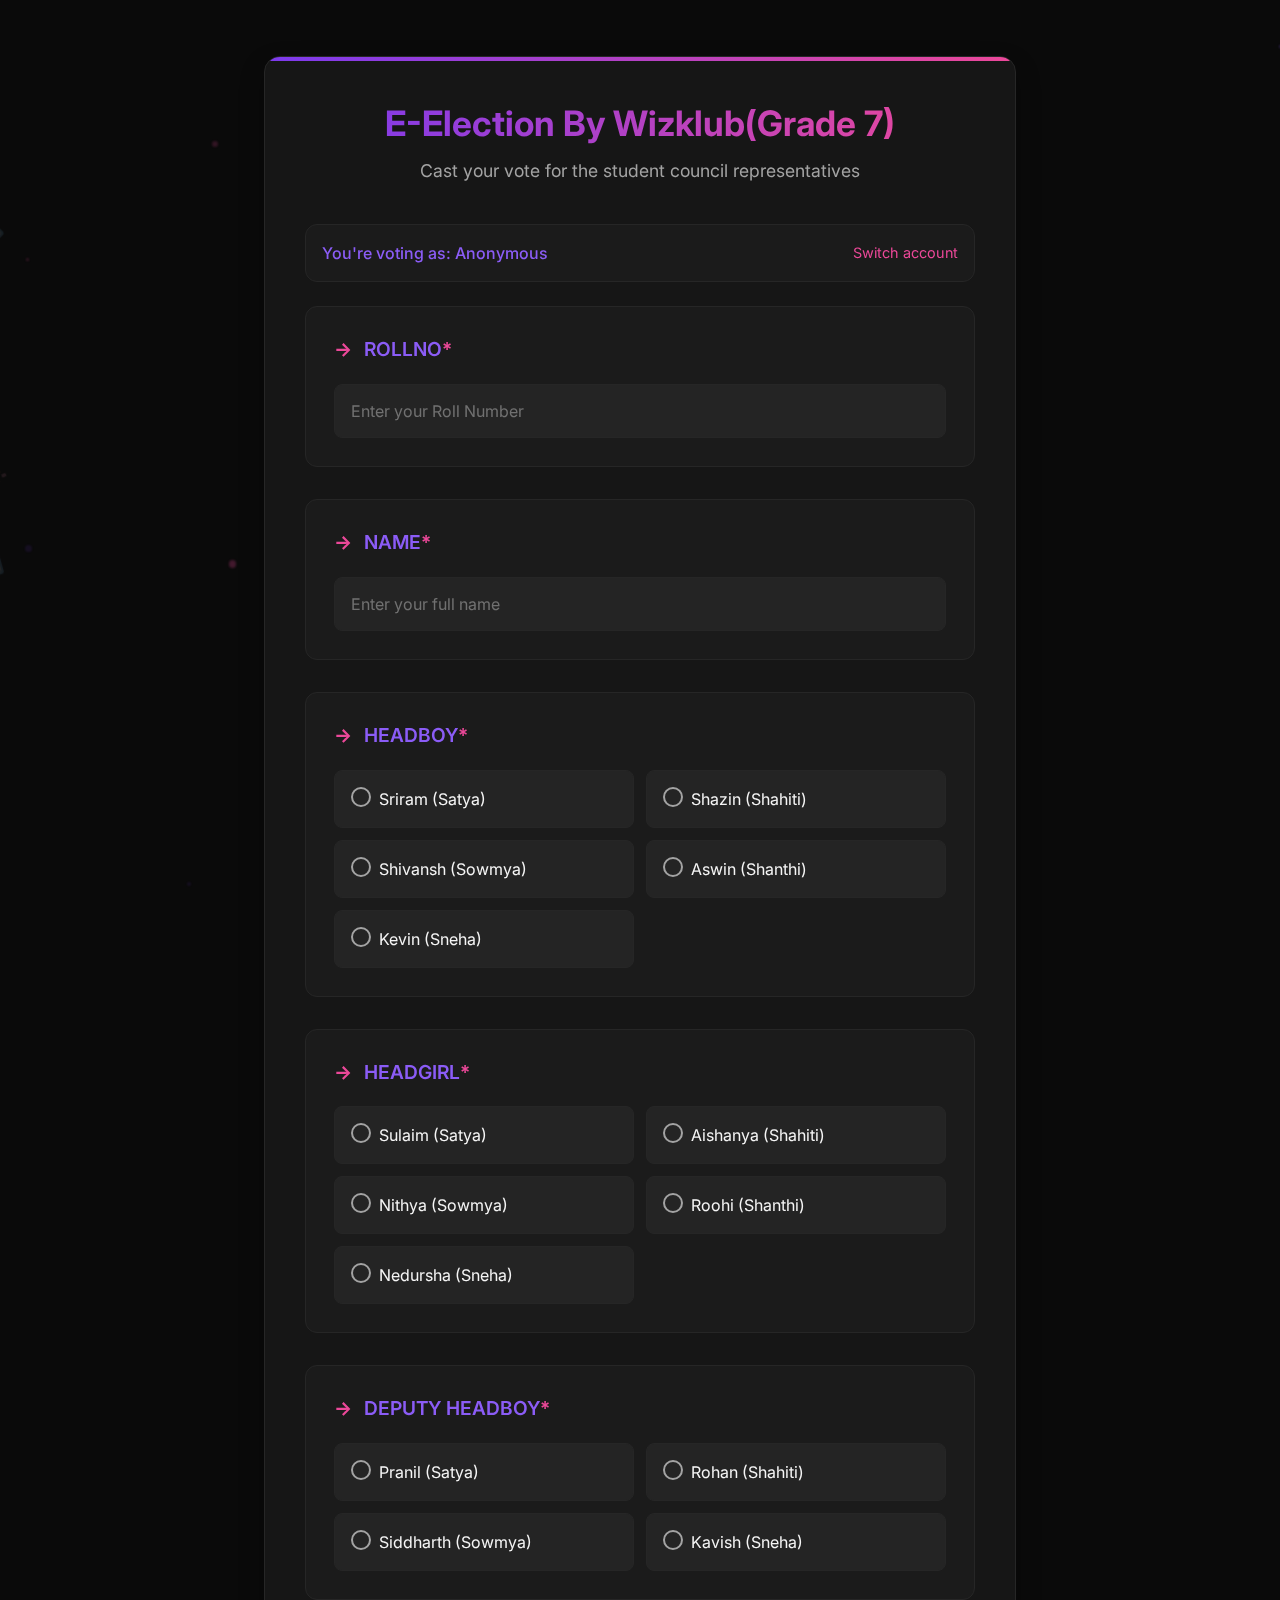
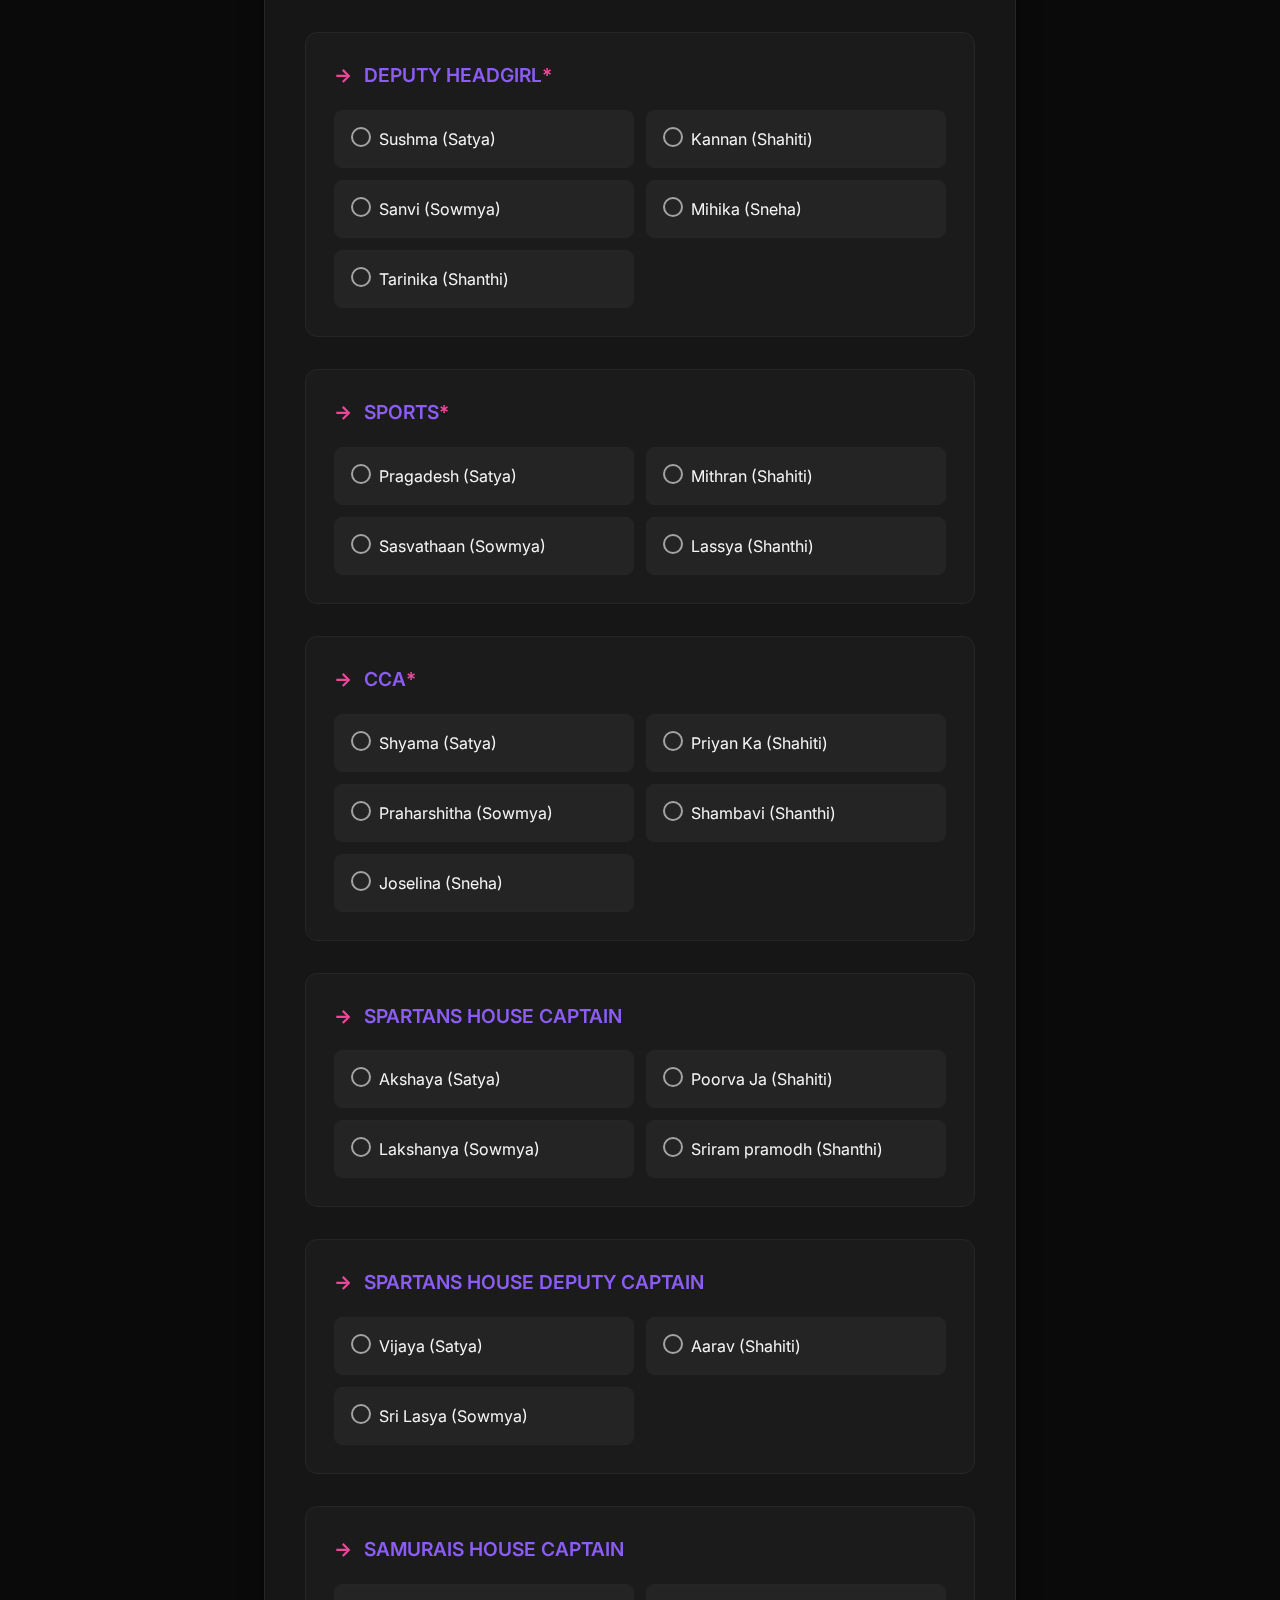
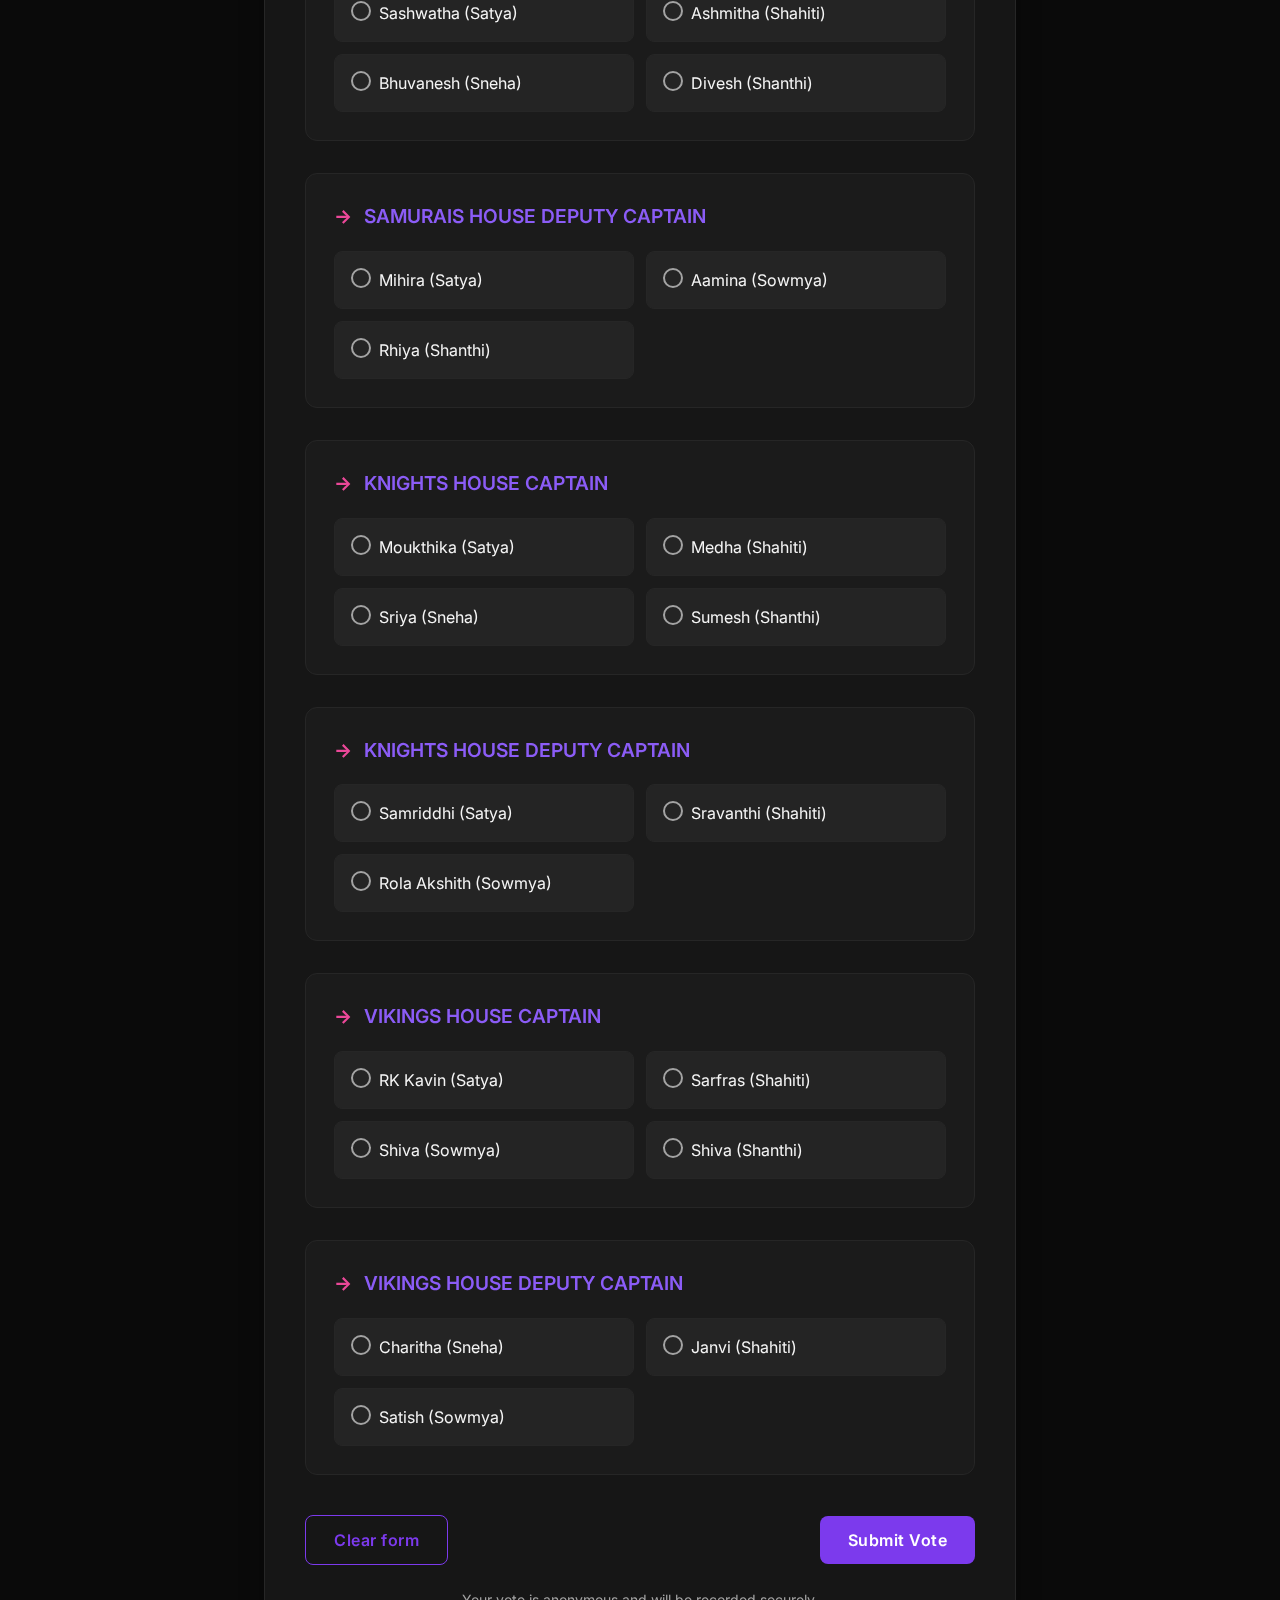
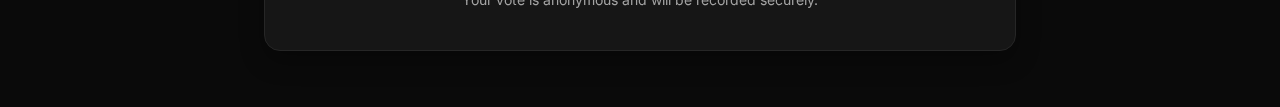
<file: grade7.html>
<!DOCTYPE html>
<html lang="en">
<head>
    <meta charset="UTF-8">
    <meta name="viewport" content="width=device-width, initial-scale=1.0">
    <title>✨ E-Election By Wizklub (Grade 7) ✨</title>
    <link href="https://fonts.googleapis.com/css2?family=Inter:wght@300;400;500;600;700&display=swap" rel="stylesheet">
    <style>
        :root {
            --bg: #0a0a0a;
            --card-bg: #161616;
            --primary: #7c3aed;
            --primary-light: #8b5cf6;
            --accent: #ec4899;
            --text: #f5f5f5;
            --text-light: #a3a3a3;
            --border: #262626;
            --success: #10b981;
        }

        * {
            margin: 0;
            padding: 0;
            box-sizing: border-box;
        }

        body {
            font-family: 'Inter', sans-serif;
            background-color: var(--bg);
            color: var(--text);
            min-height: 100vh;
            overflow-x: hidden;
            line-height: 1.5;
        }

        /* Floating particles */
        .particle {
            position: fixed;
            border-radius: 50%;
            background: linear-gradient(145deg, var(--primary), var(--accent));
            filter: blur(1px);
            z-index: -1;
            animation: float 15s infinite ease-in-out;
            opacity: 0.15;
        }

        /* New voting elements */
        .voting-element {
            position: fixed;
            z-index: -1;
            opacity: 0.1;
            animation: flyAcross 20s linear infinite;
            pointer-events: none;
            font-size: 1.5rem;
        }

        @keyframes float {
            0%, 100% { transform: translate(0, 0) rotate(0deg); }
            25% { transform: translate(5vw, -5vh) rotate(5deg); }
            50% { transform: translate(10vw, 5vh) rotate(10deg); }
            75% { transform: translate(-5vw, 10vh) rotate(-5deg); }
        }

        @keyframes flyAcross {
            0% {
                transform: translateX(-100px) translateY(0) rotate(0deg);
                opacity: 0;
            }
            10% {
                opacity: 0.2;
            }
            90% {
                opacity: 0.2;
            }
            100% {
                transform: translateX(calc(100vw + 100px)) translateY(calc(50vh - 100px)) rotate(360deg);
                opacity: 0;
            }
        }

        /* Main container */
        .container {
            max-width: 800px;
            margin: 2rem auto;
            padding: 1.5rem;
        }

        /* Form card */
        .form-card {
            background-color: var(--card-bg);
            border-radius: 1rem;
            padding: 2.5rem;
            box-shadow: 0 10px 25px rgba(0, 0, 0, 0.3);
            border: 1px solid var(--border);
            position: relative;
            overflow: hidden;
            transition: transform 0.3s ease, box-shadow 0.3s ease;
        }

        .form-card:hover {
            transform: translateY(-5px);
            box-shadow: 0 15px 30px rgba(0, 0, 0, 0.4);
        }

        .form-card::before {
            content: '';
            position: absolute;
            top: 0;
            left: 0;
            width: 100%;
            height: 4px;
            background: linear-gradient(90deg, var(--primary), var(--accent));
        }

        /* Header */
        .form-header {
            text-align: center;
            margin-bottom: 2.5rem;
            animation: fadeIn 0.8s ease-out;
        }

        @keyframes fadeIn {
            from { opacity: 0; transform: translateY(-20px); }
            to { opacity: 1; transform: translateY(0); }
        }

        .form-title {
            font-size: 2.2rem;
            font-weight: 700;
            background: linear-gradient(90deg, var(--primary), var(--accent));
            -webkit-background-clip: text;
            background-clip: text;
            color: transparent;
            margin-bottom: 0.5rem;
        }

        .form-subtitle {
            color: var(--text-light);
            font-size: 1.1rem;
        }

        /* User info */
        .user-info {
            background: rgba(30, 30, 30, 0.7);
            padding: 1rem;
            border-radius: 0.75rem;
            margin-bottom: 1.5rem;
            display: flex;
            justify-content: space-between;
            align-items: center;
            border: 1px solid var(--border);
            animation: slideUp 0.6s ease-out;
        }

        @keyframes slideUp {
            from { opacity: 0; transform: translateY(20px); }
            to { opacity: 1; transform: translateY(0); }
        }

        .user-email {
            font-weight: 500;
            color: var(--primary-light);
        }

        .switch-account {
            color: var(--accent);
            text-decoration: none;
            font-size: 0.9rem;
            transition: color 0.2s;
        }

        .switch-account:hover {
            color: var(--primary-light);
            text-decoration: underline;
        }

        /* Form sections */
        .form-section {
            margin-bottom: 2rem;
            animation: fadeIn 0.8s ease-out forwards;
        }

        .question-container {
            background: rgba(30, 30, 30, 0.7);
            padding: 1.75rem;
            border-radius: 0.75rem;
            margin-bottom: 1.25rem;
            border: 1px solid var(--border);
            transition: all 0.3s cubic-bezier(0.4, 0, 0.2, 1);
            position: relative;
            overflow: hidden;
        }

        .question-container:hover {
            transform: translateY(-3px);
            box-shadow: 0 8px 20px rgba(0, 0, 0, 0.2);
            border-color: rgba(124, 58, 237, 0.3);
        }

        .question-title {
            font-size: 1.2rem;
            font-weight: 600;
            margin-bottom: 1.25rem;
            color: var(--primary-light);
            display: flex;
            align-items: center;
        }

        .question-title::before {
            content: '→';
            margin-right: 0.75rem;
            color: var(--accent);
            font-weight: bold;
        }

        .required-field::after {
            content: ' *';
            color: var(--accent);
        }

        /* Input fields */
        .input-field {
            width: 100%;
            padding: 1rem;
            background: rgba(40, 40, 40, 0.7);
            border: 1px solid var(--border);
            border-radius: 0.5rem;
            font-size: 1rem;
            color: var(--text);
            transition: all 0.3s;
            outline: none;
            font-family: 'Inter', sans-serif;
        }

        .input-field:focus {
            border-color: var(--primary);
            box-shadow: 0 0 0 2px rgba(124, 58, 237, 0.3);
            background: rgba(50, 50, 50, 0.7);
        }

        .input-field::placeholder {
            color: var(--text-light);
            opacity: 0.6;
        }

        /* Radio buttons */
        .radio-options {
            display: grid;
            grid-template-columns: repeat(auto-fill, minmax(200px, 1fr));
            gap: 0.75rem;
        }

        .radio-option {
            position: relative;
            padding: 1rem 1rem 1rem 2.75rem;
            cursor: pointer;
            user-select: none;
            transition: all 0.3s;
            background: rgba(40, 40, 40, 0.7);
            border-radius: 0.5rem;
            border: 1px solid var(--border);
            animation: fadeInOption 0.5s ease-out;
        }

        @keyframes fadeInOption {
            from { opacity: 0; transform: translateX(10px); }
            to { opacity: 1; transform: translateX(0); }
        }

        .radio-option:hover {
            background: rgba(50, 50, 50, 0.7);
            transform: translateX(5px);
            border-color: rgba(124, 58, 237, 0.3);
        }

        .radio-option input {
            position: absolute;
            opacity: 0;
            cursor: pointer;
        }

        .radio-checkmark {
            position: absolute;
            top: 1rem;
            left: 1rem;
            height: 1.25rem;
            width: 1.25rem;
            background-color: transparent;
            border: 2px solid var(--text-light);
            border-radius: 50%;
            transition: all 0.3s;
        }

        .radio-option:hover .radio-checkmark {
            border-color: var(--primary-light);
        }

        .radio-option input:checked ~ .radio-checkmark {
            background-color: var(--primary);
            border-color: var(--primary);
        }

        .radio-checkmark:after {
            content: "";
            position: absolute;
            display: none;
        }

        .radio-option input:checked ~ .radio-checkmark:after {
            display: block;
        }

        .radio-option .radio-checkmark:after {
            top: 2px;
            left: 2px;
            width: 0.5rem;
            height: 0.5rem;
            border-radius: 50%;
            background: white;
        }

        /* Buttons */
        .form-footer {
            display: flex;
            justify-content: space-between;
            align-items: center;
            margin-top: 2.5rem;
            animation: fadeIn 0.8s ease-out;
        }

        .btn {
            padding: 0.875rem 1.75rem;
            font-size: 1rem;
            border-radius: 0.5rem;
            cursor: pointer;
            transition: all 0.3s;
            font-weight: 600;
            letter-spacing: 0.5px;
            border: none;
            outline: none;
            font-family: 'Inter', sans-serif;
        }

        .submit-btn {
            background-color: var(--primary);
            color: white;
        }

        .submit-btn:hover {
            background-color: var(--primary-light);
            transform: translateY(-2px);
            box-shadow: 0 5px 15px rgba(124, 58, 237, 0.4);
        }

        .clear-btn {
            background-color: transparent;
            color: var(--primary);
            border: 1px solid var(--primary);
        }

        .clear-btn:hover {
            background-color: rgba(124, 58, 237, 0.1);
            transform: translateY(-2px);
        }

        /* Disclaimer */
        .disclaimer {
            font-size: 0.875rem;
            color: var(--text-light);
            margin-top: 1.5rem;
            text-align: center;
            animation: fadeIn 1s ease-out;
        }

        /* Modal */
        .modal {
            position: fixed;
            top: 0;
            left: 0;
            width: 100%;
            height: 100%;
            background: rgba(0, 0, 0, 0.8);
            display: flex;
            justify-content: center;
            align-items: center;
            z-index: 1000;
            opacity: 0;
            pointer-events: none;
            transition: opacity 0.3s ease;
            backdrop-filter: blur(5px);
        }

        .modal.active {
            opacity: 1;
            pointer-events: all;
        }

        .modal-content {
            background: var(--card-bg);
            padding: 2.5rem;
            border-radius: 1rem;
            text-align: center;
            max-width: 500px;
            width: 90%;
            transform: scale(0.9);
            transition: transform 0.3s ease;
            border: 1px solid var(--border);
        }

        .modal.active .modal-content {
            transform: scale(1);
        }

        .modal h2 {
            color: var(--primary);
            margin-bottom: 1rem;
            font-size: 1.75rem;
        }

        .modal p {
            margin-bottom: 2rem;
            color: var(--text-light);
        }

        /* Responsive adjustments */
        @media (max-width: 768px) {
            .container {
                padding: 1rem;
            }
            
            .form-card {
                padding: 1.5rem;
            }
            
            .form-title {
                font-size: 1.8rem;
            }
            
            .radio-options {
                grid-template-columns: 1fr;
            }
            
            .form-footer {
                flex-direction: column;
                gap: 1rem;
            }
            
            .btn {
                width: 100%;
            }
        }

        /* Animations for form sections - Adjusted for more sections */
        .form-section:nth-child(1) { animation-delay: 0.1s; }
        .form-section:nth-child(2) { animation-delay: 0.2s; }
        .form-section:nth-child(3) { animation-delay: 0.3s; }
        .form-section:nth-child(4) { animation-delay: 0.4s; }
        .form-section:nth-child(5) { animation-delay: 0.5s; }
        .form-section:nth-child(6) { animation-delay: 0.6s; }
        .form-section:nth-child(7) { animation-delay: 0.7s; }
        .form-section:nth-child(8) { animation-delay: 0.8s; }
        .form-section:nth-child(9) { animation-delay: 0.9s; }
        .form-section:nth-child(10) { animation-delay: 1.0s; }
        .form-section:nth-child(11) { animation-delay: 1.1s; }
        .form-section:nth-child(12) { animation-delay: 1.2s; }
        .form-section:nth-child(13) { animation-delay: 1.3s; }
        .form-section:nth-child(14) { animation-delay: 1.4s; }
        .form-section:nth-child(15) { animation-delay: 1.5s; }
        .form-section:nth-child(16) { animation-delay: 1.6s; }
    </style>
</head>
<body>
    <div class="container">
        <div class="form-card">
            <div class="form-header">
                <h1 class="form-title">E-Election By Wizklub(Grade 7)</h1>
                <p class="form-subtitle">Cast your vote for the student council representatives</p>
            </div>
            
            <div class="user-info">
                <span class="user-email">You're voting as: Anonymous</span>
                <a href="#" class="switch-account">Switch account</a>
            </div>
            
            <form id="electionForm" action="https://docs.google.com/forms/u/1/d/e/1FAIpQLSfb9DhsTHlHthLowdE9hVzpmfKV39kaHLETao-Y4fqpWqVseQ/formResponse" method="POST" target="hiddenFrame">
                <iframe name="hiddenFrame" style="display:none;"></iframe>
                
                <div class="form-section">
                    <div class="question-container">
                        <label class="question-title required-field">ROLLNO</label>
                        <input type="text" class="input-field" name="entry.355632050" required placeholder="Enter your Roll Number">
                    </div>
                </div>
                
                <div class="form-section">
                    <div class="question-container">
                        <label class="question-title required-field">NAME</label>
                        <input type="text" class="input-field" name="entry.1641997090" required placeholder="Enter your full name">
                    </div>
                </div>
                
                <div class="form-section">
                    <div class="question-container">
                        <label class="question-title required-field">HEADBOY</label>
                        <div class="radio-options">
                            <label class="radio-option">
                                <input type="radio" name="entry.323400809" value="Sriram (Satya)" required>
                                <span class="radio-checkmark"></span>
                                Sriram (Satya)
                            </label>
                            <label class="radio-option">
                                <input type="radio" name="entry.323400809" value="Shazin (Shahiti)">
                                <span class="radio-checkmark"></span>
                                Shazin (Shahiti)
                            </label>
                            <label class="radio-option">
                                <input type="radio" name="entry.323400809" value="Shivansh (Sowmya)">
                                <span class="radio-checkmark"></span>
                                Shivansh (Sowmya)
                            </label>
                            <label class="radio-option">
                                <input type="radio" name="entry.323400809" value="Aswin (Shanthi)">
                                <span class="radio-checkmark"></span>
                                Aswin (Shanthi)
                            </label>
                            <label class="radio-option">
                                <input type="radio" name="entry.323400809" value="Kevin (Sneha)">
                                <span class="radio-checkmark"></span>
                                Kevin (Sneha)
                            </label>
                        </div>
                    </div>
                </div>
                
                <div class="form-section">
                    <div class="question-container">
                        <label class="question-title required-field">HEADGIRL</label>
                        <div class="radio-options">
                            <label class="radio-option">
                                <input type="radio" name="entry.34997506" value="Sulaim (Satya)" required>
                                <span class="radio-checkmark"></span>
                                Sulaim (Satya)
                            </label>
                            <label class="radio-option">
                                <input type="radio" name="entry.34997506" value="Aishanya (Shahiti)">
                                <span class="radio-checkmark"></span>
                                Aishanya (Shahiti)
                            </label>
                            <label class="radio-option">
                                <input type="radio" name="entry.34997506" value="Nithya (Sowmya)">
                                <span class="radio-checkmark"></span>
                                Nithya (Sowmya)
                            </label>
                            <label class="radio-option">
                                <input type="radio" name="entry.34997506" value="Roohi (Shanthi)">
                                <span class="radio-checkmark"></span>
                                Roohi (Shanthi)
                            </label>
                            <label class="radio-option">
                                <input type="radio" name="entry.34997506" value="Nedursha (Sneha)">
                                <span class="radio-checkmark"></span>
                                Nedursha (Sneha)
                            </label>
                        </div>
                    </div>
                </div>
                
                <div class="form-section">
                    <div class="question-container">
                        <label class="question-title required-field">DEPUTY HEADBOY</label>
                        <div class="radio-options">
                            <label class="radio-option">
                                <input type="radio" name="entry.1195322082" value="Pranil (Satya)" required>
                                <span class="radio-checkmark"></span>
                                Pranil (Satya)
                            </label>
                            <label class="radio-option">
                                <input type="radio" name="entry.1195322082" value="Rohan (Shahiti)">
                                <span class="radio-checkmark"></span>
                                Rohan (Shahiti)
                            </label>
                            <label class="radio-option">
                                <input type="radio" name="entry.1195322082" value="Siddharth (Sowmya)">
                                <span class="radio-checkmark"></span>
                                Siddharth (Sowmya)
                            </label>
                            <label class="radio-option">
                                <input type="radio" name="entry.1195322082" value="Kavish (Sneha)">
                                <span class="radio-checkmark"></span>
                                Kavish (Sneha)
                            </label>
                        </div>
                    </div>
                </div>
                
                <div class="form-section">
                    <div class="question-container">
                        <label class="question-title required-field">DEPUTY HEADGIRL</label>
                        <div class="radio-options">
                            <label class="radio-option">
                                <input type="radio" name="entry.1174782651" value="Sushma (Satya)" required>
                                <span class="radio-checkmark"></span>
                                Sushma (Satya)
                            </label>
                            <label class="radio-option">
                                <input type="radio" name="entry.1174782651" value="Kannan (Shahiti)">
                                <span class="radio-checkmark"></span>
                                Kannan (Shahiti)
                            </label>
                            <label class="radio-option">
                                <input type="radio" name="entry.1174782651" value="Sanvi (Sowmya)">
                                <span class="radio-checkmark"></span>
                                Sanvi (Sowmya)
                            </label>
                            <label class="radio-option">
                                <input type="radio" name="entry.1174782651" value="Mihika (Sneha)">
                                <span class="radio-checkmark"></span>
                                Mihika (Sneha)
                            </label>
                            <label class="radio-option">
                                <input type="radio" name="entry.1174782651" value="Tarinika (Shanthi)">
                                <span class="radio-checkmark"></span>
                                Tarinika (Shanthi)
                            </label>
                        </div>
                    </div>
                </div>

                <div class="form-section">
                    <div class="question-container">
                        <label class="question-title required-field">SPORTS</label>
                        <div class="radio-options">
                            <label class="radio-option">
                                <input type="radio" name="entry.1231178912" value="Pragadesh (Satya)" required>
                                <span class="radio-checkmark"></span>
                                Pragadesh (Satya)
                            </label>
                            <label class="radio-option">
                                <input type="radio" name="entry.1231178912" value="Mithran (Shahiti)">
                                <span class="radio-checkmark"></span>
                                Mithran (Shahiti)
                            </label>
                            <label class="radio-option">
                                <input type="radio" name="entry.1231178912" value="Sasvathaan (Sowmya)">
                                <span class="radio-checkmark"></span>
                                Sasvathaan (Sowmya)
                            </label>
                            <label class="radio-option">
                                <input type="radio" name="entry.1231178912" value="Lassya (Shanthi)">
                                <span class="radio-checkmark"></span>
                                Lassya (Shanthi)
                            </label>
                        </div>
                    </div>
                </div>

                <div class="form-section">
                    <div class="question-container">
                        <label class="question-title required-field">CCA</label>
                        <div class="radio-options">
                            <label class="radio-option">
                                <input type="radio" name="entry.107813604" value="Shyama (Satya)" required>
                                <span class="radio-checkmark"></span>
                                Shyama (Satya)
                            </label>
                            <label class="radio-option">
                                <input type="radio" name="entry.107813604" value="Priyan Ka (Shahiti)">
                                <span class="radio-checkmark"></span>
                                Priyan Ka (Shahiti)
                            </label>
                            <label class="radio-option">
                                <input type="radio" name="entry.107813604" value="Praharshitha (Sowmya)">
                                <span class="radio-checkmark"></span>
                                Praharshitha (Sowmya)
                            </label>
                            <label class="radio-option">
                                <input type="radio" name="entry.107813604" value="Shambavi (Shanthi)">
                                <span class="radio-checkmark"></span>
                                Shambavi (Shanthi)
                            </label>
                            <label class="radio-option">
                                <input type="radio" name="entry.107813604" value="Joselina (Sneha)">
                                <span class="radio-checkmark"></span>
                                Joselina (Sneha)
                            </label>
                        </div>
                    </div>
                </div>

                <div class="form-section">
                    <div class="question-container">
                        <label class="question-title ">SPARTANS HOUSE CAPTAIN</label>
                        <div class="radio-options">
                            <label class="radio-option">
                                <input type="radio" name="entry.1032720400" value="Akshaya (Satya)" >
                                <span class="radio-checkmark"></span>
                                Akshaya (Satya)
                            </label>
                            <label class="radio-option">
                                <input type="radio" name="entry.1032720400" value="Poorva Ja (Shahiti)">
                                <span class="radio-checkmark"></span>
                                Poorva Ja (Shahiti)
                            </label>
                            <label class="radio-option">
                                <input type="radio" name="entry.1032720400" value="Lakshanya (Sowmya)">
                                <span class="radio-checkmark"></span>
                                Lakshanya (Sowmya)
                            </label>
                            <label class="radio-option">
                                <input type="radio" name="entry.1032720400" value="Sriram pramodh (Shanthi)">
                                <span class="radio-checkmark"></span>
                                Sriram pramodh (Shanthi)
                            </label>
                        </div>
                    </div>
                </div>

                <div class="form-section">
                    <div class="question-container">
                        <label class="question-title ">SPARTANS HOUSE DEPUTY CAPTAIN</label>
                        <div class="radio-options">
                            <label class="radio-option">
                                <input type="radio" name="entry.723585461" value="Vijaya (Satya)" >
                                <span class="radio-checkmark"></span>
                                Vijaya (Satya)
                            </label>
                            <label class="radio-option">
                                <input type="radio" name="entry.723585461" value="Aarav (Shahiti)">
                                <span class="radio-checkmark"></span>
                                Aarav (Shahiti)
                            </label>
                            <label class="radio-option">
                                <input type="radio" name="entry.723585461" value="Sri Lasya (Sowmya)">
                                <span class="radio-checkmark"></span>
                                Sri Lasya (Sowmya)
                            </label>
                        </div>
                    </div>
                </div>

                <div class="form-section">
                    <div class="question-container">
                        <label class="question-title ">SAMURAIS HOUSE CAPTAIN</label>
                        <div class="radio-options">
                            <label class="radio-option">
                                <input type="radio" name="entry.384978795" value="Sashwatha (Satya)" >
                                <span class="radio-checkmark"></span>
                                Sashwatha (Satya)
                            </label>
                            <label class="radio-option">
                                <input type="radio" name="entry.384978795" value="Ashmitha (Shahiti)">
                                <span class="radio-checkmark"></span>
                                Ashmitha (Shahiti)
                            </label>
                            <label class="radio-option">
                                <input type="radio" name="entry.384978795" value="Bhuvanesh (Sneha)">
                                <span class="radio-checkmark"></span>
                                Bhuvanesh (Sneha)
                            </label>
                            <label class="radio-option">
                                <input type="radio" name="entry.384978795" value="Divesh (Shanthi)">
                                <span class="radio-checkmark"></span>
                                Divesh (Shanthi)
                            </label>
                        </div>
                    </div>
                </div>

                <div class="form-section">
                    <div class="question-container">
                        <label class="question-title ">SAMURAIS HOUSE DEPUTY CAPTAIN</label>
                        <div class="radio-options">
                            <label class="radio-option">
                                <input type="radio" name="entry.737317167" value="Mihira (Satya)" >
                                <span class="radio-checkmark"></span>
                                Mihira (Satya)
                            </label>
                            <label class="radio-option">
                                <input type="radio" name="entry.737317167" value="Aamina (Sowmya)">
                                <span class="radio-checkmark"></span>
                                Aamina (Sowmya)
                            </label>
                            <label class="radio-option">
                                <input type="radio" name="entry.737317167" value="Rhiya (Shanthi)">
                                <span class="radio-checkmark"></span>
                                Rhiya (Shanthi)
                            </label>
                        </div>
                    </div>
                </div>

                <div class="form-section">
                    <div class="question-container">
                        <label class="question-title ">KNIGHTS HOUSE CAPTAIN</label>
                        <div class="radio-options">
                            <label class="radio-option">
                                <input type="radio" name="entry.1708142692" value="Moukthika (Satya)" >
                                <span class="radio-checkmark"></span>
                                Moukthika (Satya)
                            </label>
                            <label class="radio-option">
                                <input type="radio" name="entry.1708142692" value="Medha (Shahiti)">
                                <span class="radio-checkmark"></span>
                                Medha (Shahiti)
                            </label>
                            <label class="radio-option">
                                <input type="radio" name="entry.1708142692" value="Sriya (Sneha)">
                                <span class="radio-checkmark"></span>
                                Sriya (Sneha)
                            </label>
                            <label class="radio-option">
                                <input type="radio" name="entry.1708142692" value="Sumesh (Shanthi)">
                                <span class="radio-checkmark"></span>
                                Sumesh (Shanthi)
                            </label>
                        </div>
                    </div>
                </div>

                <div class="form-section">
                    <div class="question-container">
                        <label class="question-title ">KNIGHTS HOUSE DEPUTY CAPTAIN</label>
                        <div class="radio-options">
                            <label class="radio-option">
                                <input type="radio" name="entry.1098416963" value="Samriddhi (Satya)" >
                                <span class="radio-checkmark"></span>
                                Samriddhi (Satya)
                            </label>
                            <label class="radio-option">
                                <input type="radio" name="entry.1098416963" value="Sravanthi (Shahiti)">
                                <span class="radio-checkmark"></span>
                                Sravanthi (Shahiti)
                            </label>
                            <label class="radio-option">
                                <input type="radio" name="entry.1098416963" value="Rola Akshith (Sowmya)">
                                <span class="radio-checkmark"></span>
                                Rola Akshith (Sowmya)
                            </label>
                        </div>
                    </div>
                </div>

                <div class="form-section">
                    <div class="question-container">
                        <label class="question-title ">VIKINGS HOUSE CAPTAIN</label>
                        <div class="radio-options">
                            <label class="radio-option">
                                <input type="radio" name="entry.1491494261" value="RK Kavin (Satya)" >
                                <span class="radio-checkmark"></span>
                                RK Kavin (Satya)
                            </label>
                            <label class="radio-option">
                                <input type="radio" name="entry.1491494261" value="Sarfras (Shahiti)">
                                <span class="radio-checkmark"></span>
                                Sarfras (Shahiti)
                            </label>
                            <label class="radio-option">
                                <input type="radio" name="entry.1491494261" value="Shiva (Sowmya)">
                                <span class="radio-checkmark"></span>
                                Shiva (Sowmya)
                            </label>
                            <label class="radio-option">
                                <input type="radio" name="entry.1491494261" value="Shiva (Shanthi)">
                                <span class="radio-checkmark"></span>
                                Shiva (Shanthi)
                            </label>
                        </div>
                    </div>
                </div>

                <div class="form-section">
                    <div class="question-container">
                        <label class="question-title ">VIKINGS HOUSE DEPUTY CAPTAIN</label>
                        <div class="radio-options">
                            <label class="radio-option">
                                <input type="radio" name="entry.1076412542" value="Charitha (Sneha)" >
                                <span class="radio-checkmark"></span>
                                Charitha (Sneha)
                            </label>
                            <label class="radio-option">
                                <input type="radio" name="entry.1076412542" value="Janvi (Shahiti)">
                                <span class="radio-checkmark"></span>
                                Janvi (Shahiti)
                            </label>
                            <label class="radio-option">
                                <input type="radio" name="entry.1076412542" value="Satish (Sowmya)">
                                <span class="radio-checkmark"></span>
                                Satish (Sowmya)
                            </label>
                        </div>
                    </div>
                </div>
                
                <div class="form-footer">
                    <button type="button" class="btn clear-btn" id="clearForm">Clear form</button>
                    <button type="submit" class="btn submit-btn">Submit Vote</button>
                </div>
                
                <p class="disclaimer">Your vote is anonymous and will be recorded securely.</p>
            </form>
        </div>
    </div>

    <div class="modal" id="confirmationModal">
        <div class="modal-content">
            <h2>🎉 Vote Submitted! 🎉</h2>
            <p>Thank you for participating in the election. Your vote has been recorded.</p>
            <button onclick="closeModal()" class="btn submit-btn">Close</button>
        </div>
    </div>

    <script>
        // Voting element emojis and styles
        const votingElements = [
            { emoji: '🗳️', color: 'var(--primary)' },
            { emoji: '✉️', color: 'var(--accent)' },
            { emoji: '🌟', color: 'var(--success)' },
            { emoji: '🎈', color: '#ef4444' },
            { emoji: '🔥', color: '#3b82f6' },
            { emoji: '🎉', color: '#ef4444' },
            { emoji: '🎊', color: 'var(--success)' },
            { emoji: '🥇', color: '#f59e0b' },
            { emoji: '🎁', color: 'var(--text-light)' },
            { emoji: '👤', color: 'var(--primary-light)' },
            { emoji: '👥', color: 'var(--accent)' },
            { emoji: '❤️', color: '#a78bfa' }
        ];

        // Create floating voting elements
        function createVotingElements() {
            for (let i = 0; i < 20; i++) {
                const element = document.createElement('div');
                element.className = 'voting-element';
                
                // Random element from our array
                const randomElement = votingElements[Math.floor(Math.random() * votingElements.length)];
                element.textContent = randomElement.emoji;
                element.style.color = randomElement.color;
                
                // Random size
                const size = Math.random() * 2 + 1;
                element.style.fontSize = `${size}rem`;
                
                // Random position and animation
                const startY = Math.random() * 100;
                const endY = startY + (Math.random() * 40 - 20); // Move up or down slightly
                
                element.style.top = `${startY}%`;
                element.style.left = `-50px`;
                
                // Random animation duration and delay
                const duration = Math.random() * 30 + 20;
                const delay = Math.random() * 15;
                element.style.animation = `flyAcross ${duration}s linear ${delay}s infinite`;
                
                // Random rotation
                const rotation = Math.random() * 360;
                element.style.transform = `rotate(${rotation}deg)`;
                
                document.body.appendChild(element);
            }
        }

        // Create floating particles
        function createParticles() {
            const colors = ['var(--primary)', 'var(--accent)', 'var(--primary-light)'];
            for (let i = 0; i < 15; i++) {
                const particle = document.createElement('div');
                particle.className = 'particle';
                
                // Random size between 3px and 8px
                const size = Math.random() * 5 + 3;
                particle.style.width = `${size}px`;
                particle.style.height = `${size}px`;
                
                // Random position
                particle.style.left = `${Math.random() * 100}%`;
                particle.style.top = `${Math.random() * 100}%`;
                
                // Random animation duration and delay
                const duration = Math.random() * 20 + 10;
                const delay = Math.random() * 5;
                particle.style.animation = `float ${duration}s infinite ease-in-out ${delay}s`;
                
                // Random color
                particle.style.background = colors[Math.floor(Math.random() * colors.length)];
                
                // Random opacity
                particle.style.opacity = Math.random() * 0.2 + 0.1;
                
                document.body.appendChild(particle);
            }
        }

        // Form handling
        document.getElementById('clearForm').addEventListener('click', function() {
            document.getElementById('electionForm').reset();
            
            // Add animation effect
            this.textContent = 'Cleared!';
            this.style.backgroundColor = 'var(--success)';
            this.style.color = 'white';
            this.style.borderColor = 'var(--success)';
            
            setTimeout(() => {
                this.textContent = 'Clear form';
                this.style.backgroundColor = 'transparent';
                this.style.color = 'var(--primary)';
                this.style.borderColor = 'var(--primary)';
            }, 1500);
        });
        
        // Handle form submission
        document.getElementById('electionForm').addEventListener('submit', function(e) {
            e.preventDefault();
            
            // Show confirmation modal
            document.getElementById('confirmationModal').classList.add('active');
            
            // Actually submit the form to Google in the background
            setTimeout(() => {
                e.target.submit();
            }, 100);
            
            // Create celebratory voting elements on submission
            createCelebrationElements();
        });
        
        function closeModal() {
            document.getElementById('confirmationModal').classList.remove('active');
            // IMPORTANT: If you want to reset the form after closing the modal, you can add:
            // document.getElementById('electionForm').reset();
            // If you want to redirect to the same page (to effectively clear and reset everything), use:
            window.location.href = 'index.html'; // Or the current page's URL if it's not index.html
        }
        
        // Create celebration elements when vote is submitted
        function createCelebrationElements() {
            for (let i = 0; i < 30; i++) {
                const element = document.createElement('div');
                element.className = 'voting-element';
                
                // Random element from our array
                const randomElement = votingElements[Math.floor(Math.random() * votingElements.length)];
                element.textContent = randomElement.emoji;
                element.style.color = randomElement.color;
                
                // Random size
                const size = Math.random() * 2 + 1;
                element.style.fontSize = `${size}rem`;
                
                // Random position starting from center
                const startX = 50;
                const startY = 50;
                
                element.style.top = `${startY}%`;
                element.style.left = `${startX}%`;
                
                // Random animation duration and delay
                const duration = Math.random() * 3 + 2;
                const delay = 0;
                
                // Celebration animation - fly out from center
                element.style.animation = `none`;
                element.style.opacity = '0.8';
                
                // Create keyframes for celebration
                const keyframes = `
                    @keyframes celebrate-${i} {
                        0% {
                            transform: translate(0, 0) rotate(0deg);
                            opacity: 0.8;
                        }
                        100% {
                            transform: translate(${Math.random() * 200 - 100}px, ${Math.random() * 200 - 100}px) rotate(${Math.random() * 360}deg);
                            opacity: 0;
                        }
                    }
                `;
                
                // Add the keyframes to the document
                const style = document.createElement('style');
                style.innerHTML = keyframes;
                document.head.appendChild(style);
                
                // Apply the animation
                setTimeout(() => {
                    element.style.animation = `celebrate-${i} ${duration}s ease-out forwards`;
                }, 10);
                
                document.body.appendChild(element);
                
                // Remove element after animation
                setTimeout(() => {
                    element.remove();
                    style.remove();
                }, duration * 1000);
            }
        }
        
        // Initialize particles and voting elements when page loads
        document.addEventListener('DOMContentLoaded', function() {
            createParticles();
            createVotingElements();
            
            // Add slight delay to form card animation
            setTimeout(() => {
                document.querySelector('.form-card').style.opacity = '1';
            }, 100);
        });

        // Add hover effect to question containers
        document.querySelectorAll('.question-container').forEach(container => {
            container.addEventListener('mouseenter', () => {
                container.style.transform = 'translateY(-3px)';
                container.style.boxShadow = '0 8px 20px rgba(0, 0, 0, 0.2)';
            });
            
            container.addEventListener('mouseleave', () => {
                container.style.transform = 'translateY(0)';
                container.style.boxShadow = 'none';
            });
        });
    </script>
</body>
</html>
</file>
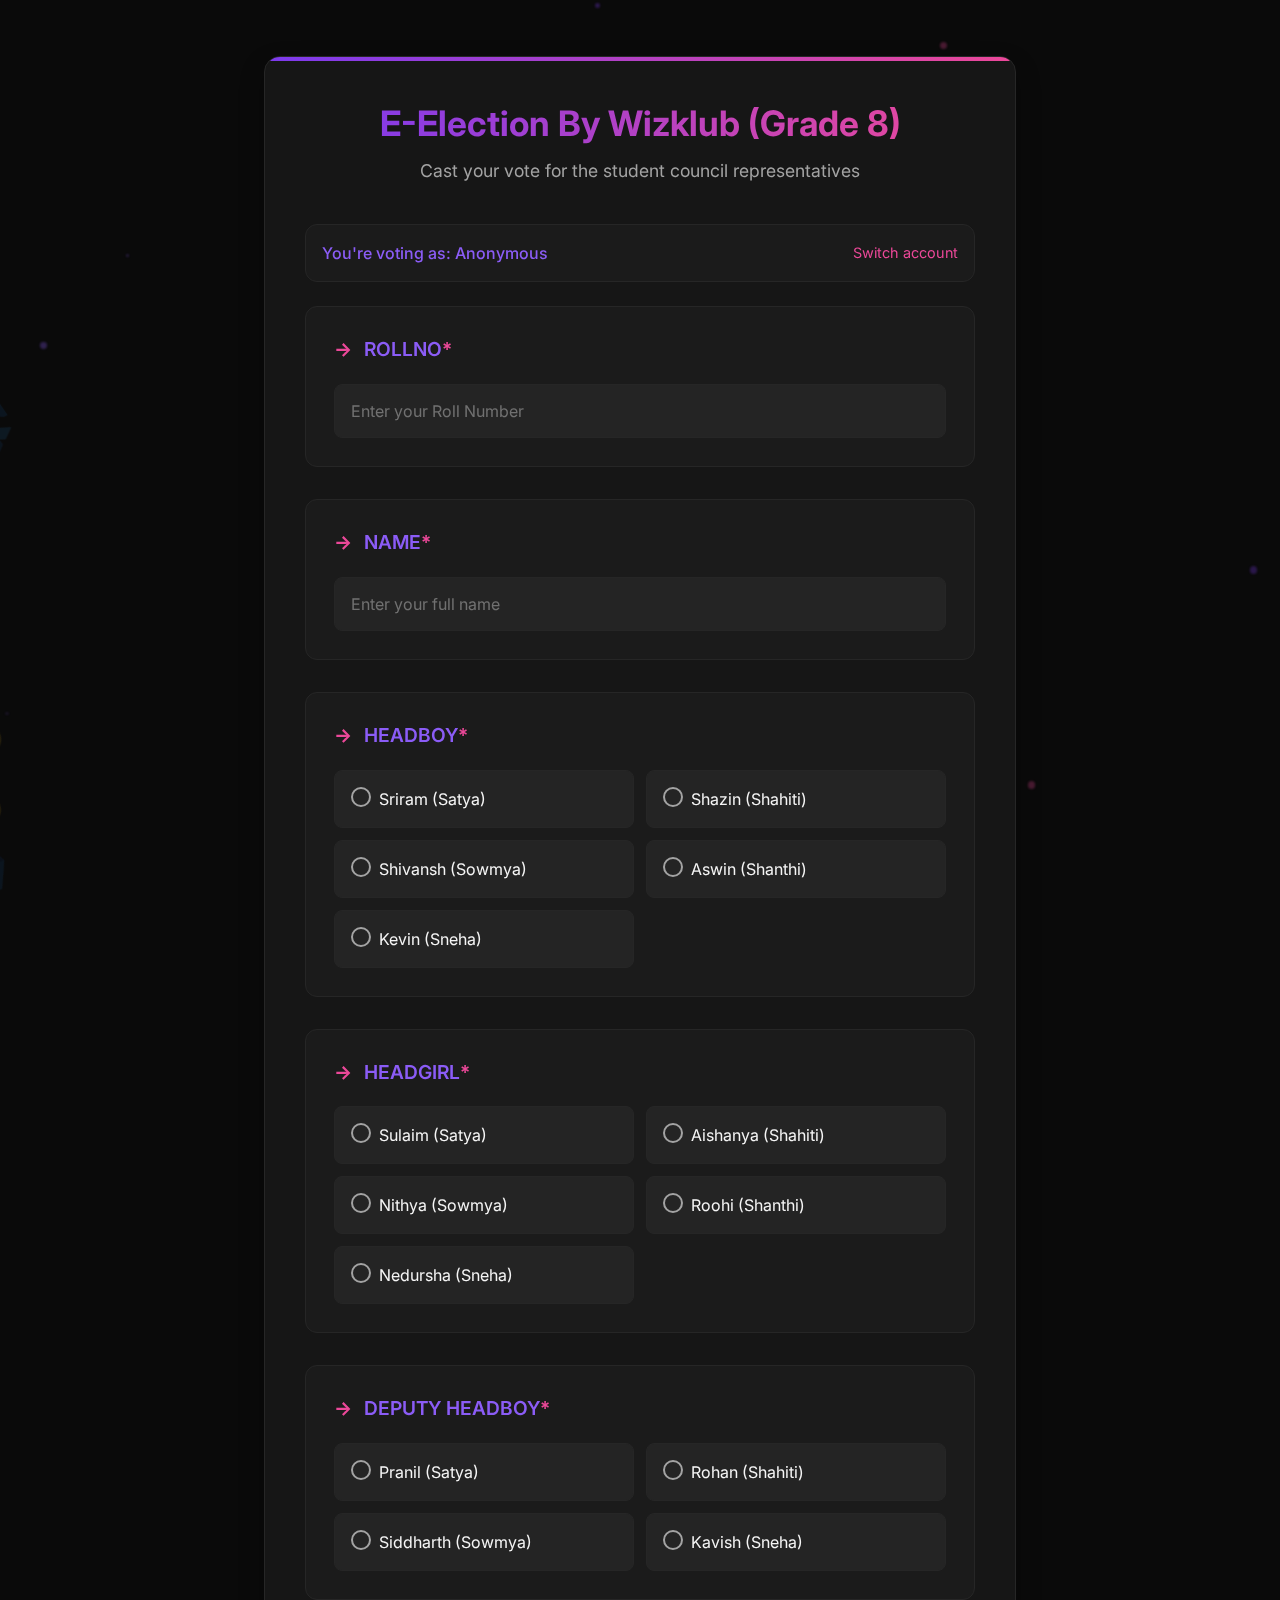
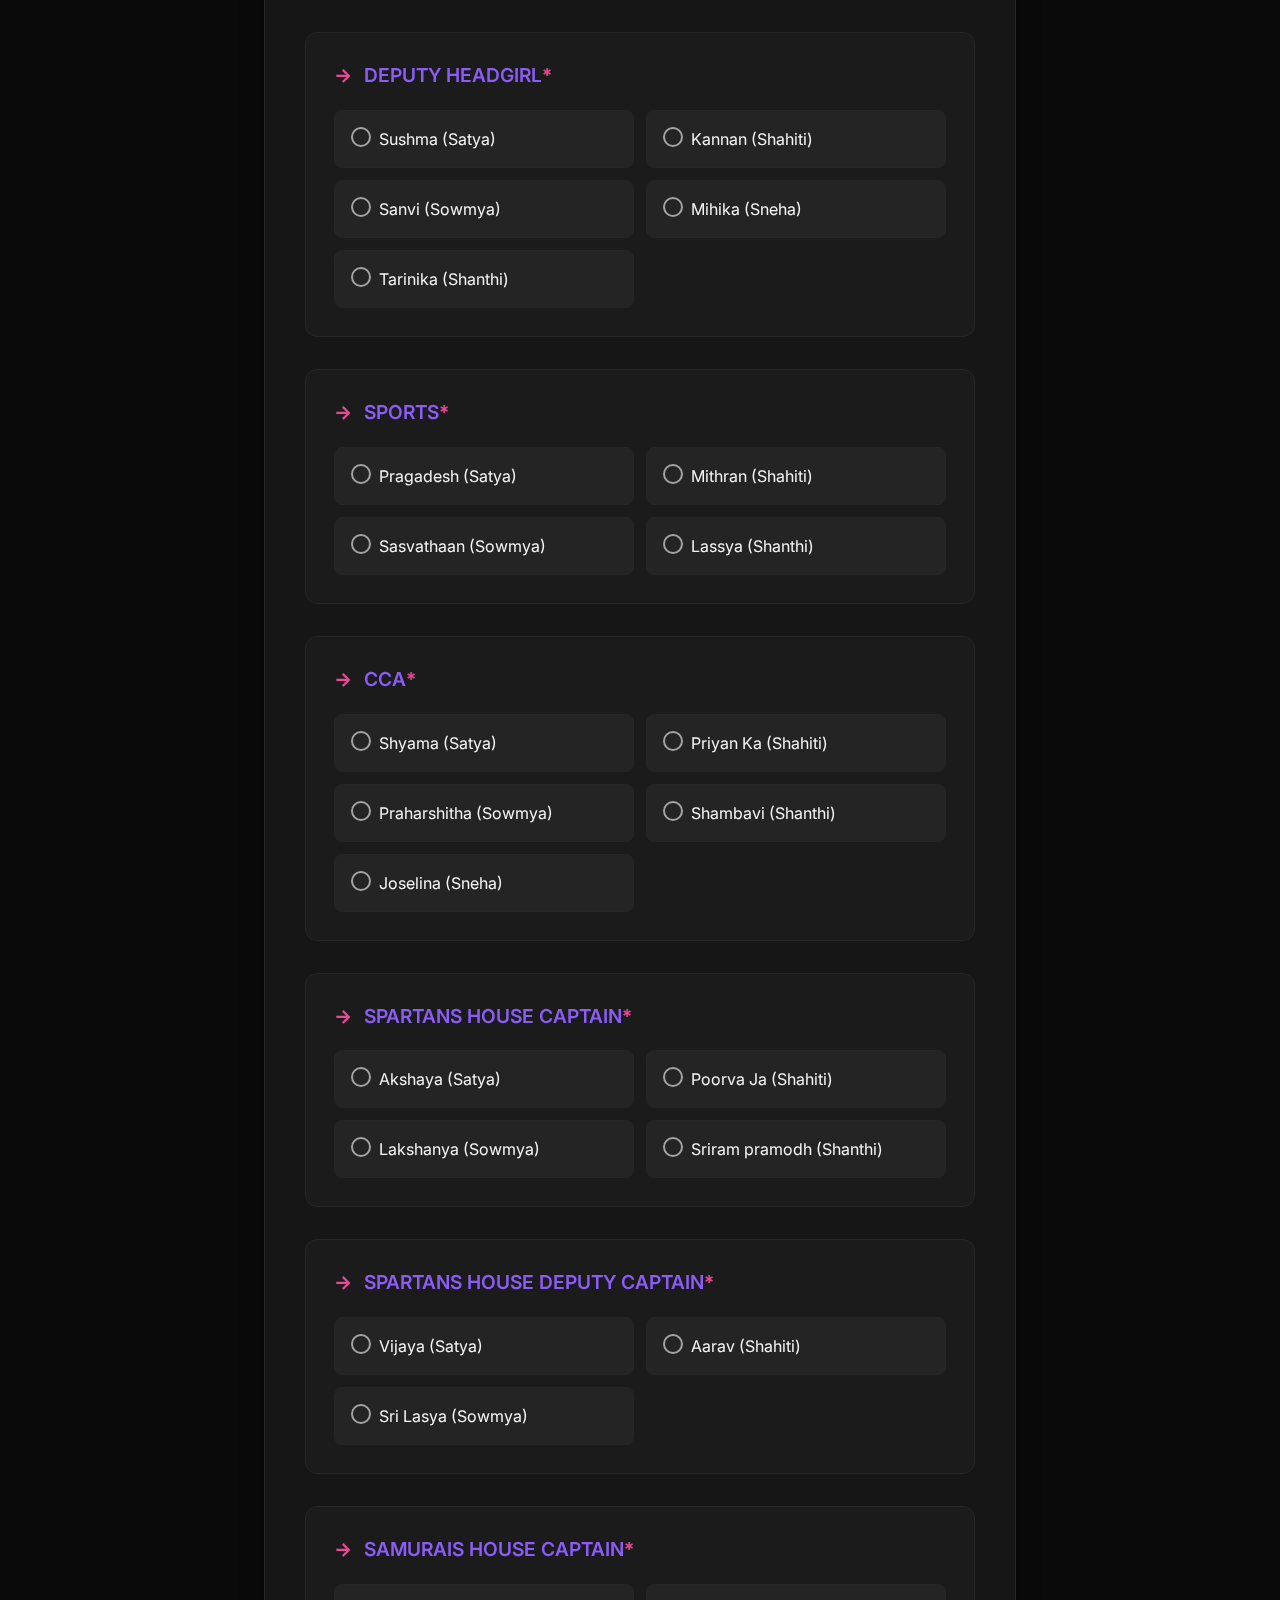
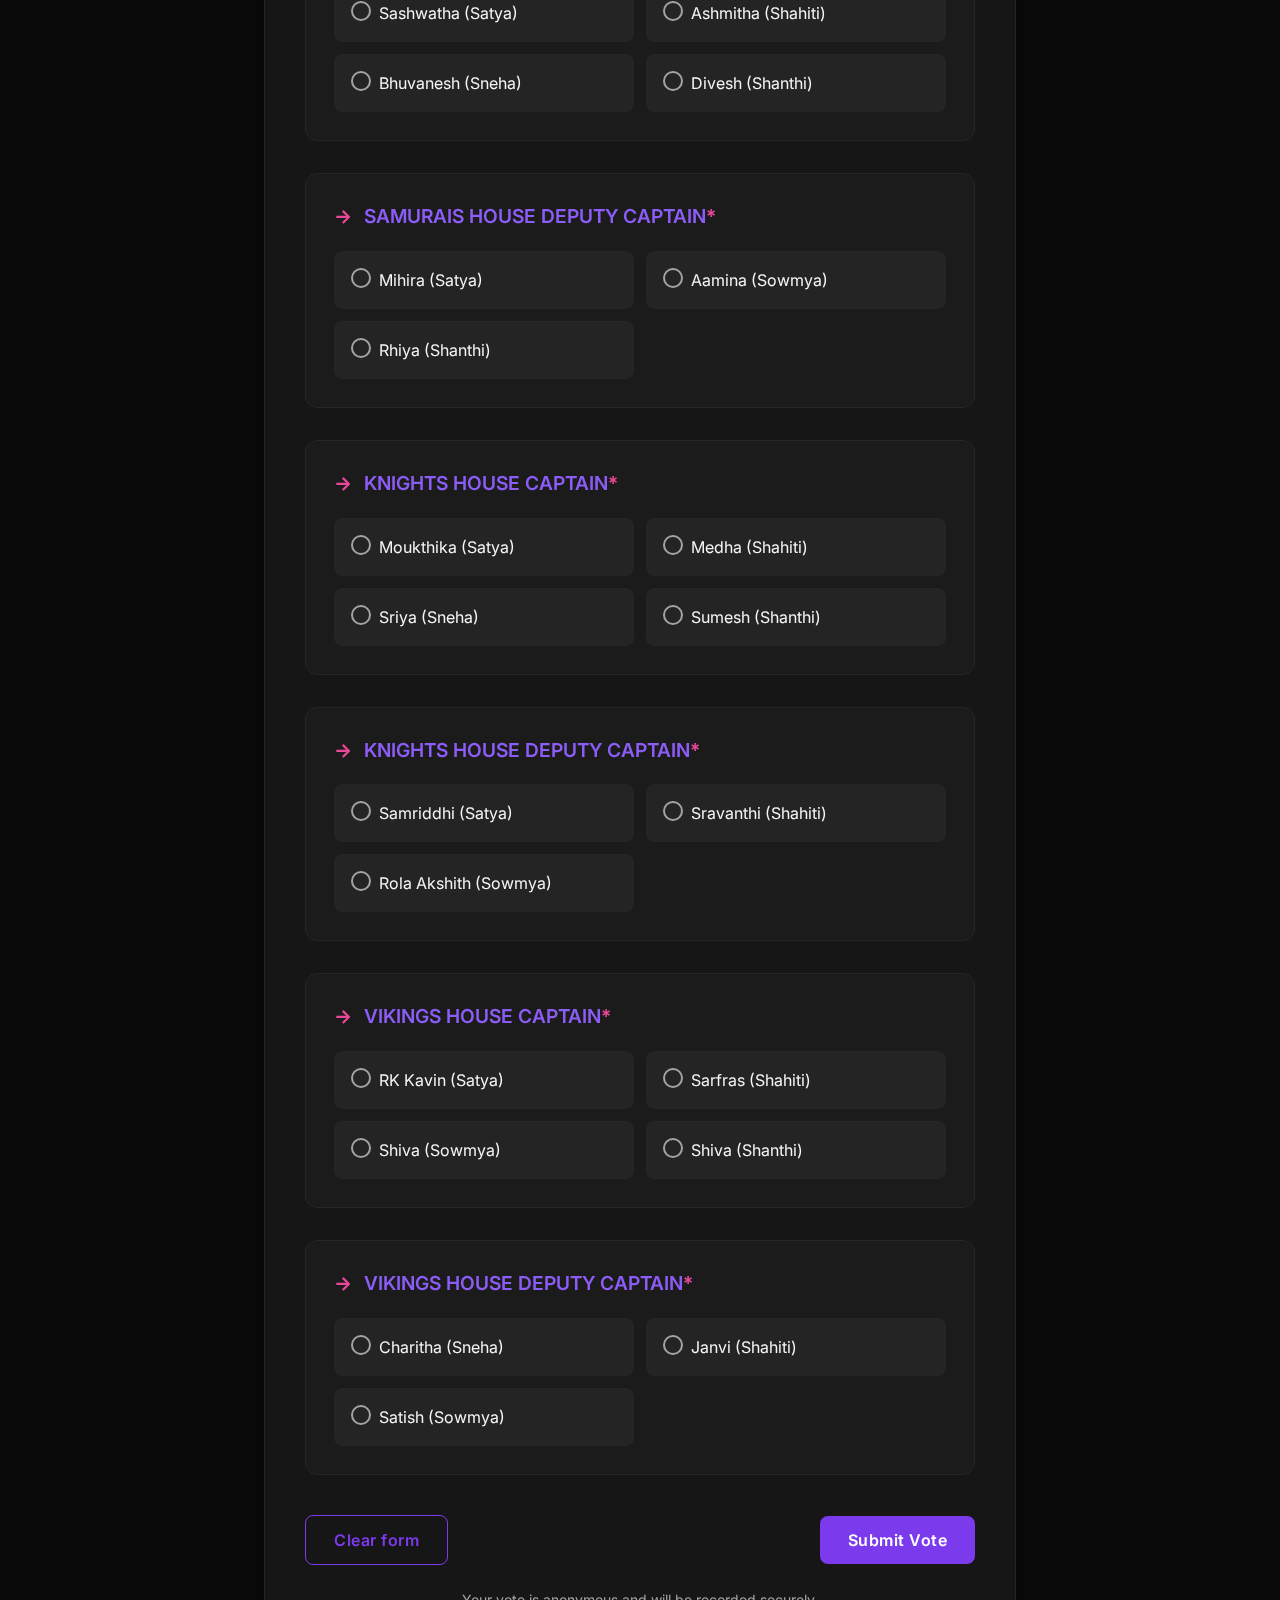
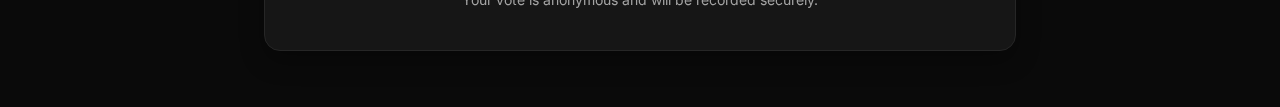
<file: grade8.html>
<!DOCTYPE html>
<html lang="en">
<head>
    <meta charset="UTF-8">
    <meta name="viewport" content="width=device-width, initial-scale=1.0">
    <title>✨ E-Election By Wizklub (Grade 8) ✨</title>
    <link href="https://fonts.googleapis.com/css2?family=Inter:wght@300;400;500;600;700&display=swap" rel="stylesheet">
    <style>
        :root {
            --bg: #0a0a0a;
            --card-bg: #161616;
            --primary: #7c3aed;
            --primary-light: #8b5cf6;
            --accent: #ec4899;
            --text: #f5f5f5;
            --text-light: #a3a3a3;
            --border: #262626;
            --success: #10b981;
        }

        * {
            margin: 0;
            padding: 0;
            box-sizing: border-box;
        }

        body {
            font-family: 'Inter', sans-serif;
            background-color: var(--bg);
            color: var(--text);
            min-height: 100vh;
            overflow-x: hidden;
            line-height: 1.5;
        }

        /* Floating particles */
        .particle {
            position: fixed;
            border-radius: 50%;
            background: linear-gradient(145deg, var(--primary), var(--accent));
            filter: blur(1px);
            z-index: -1;
            animation: float 15s infinite ease-in-out;
            opacity: 0.15;
        }

        /* New voting elements */
        .voting-element {
            position: fixed;
            z-index: -1;
            opacity: 0.1;
            animation: flyAcross 20s linear infinite;
            pointer-events: none;
            font-size: 1.5rem;
        }

        @keyframes float {
            0%, 100% { transform: translate(0, 0) rotate(0deg); }
            25% { transform: translate(5vw, -5vh) rotate(5deg); }
            50% { transform: translate(10vw, 5vh) rotate(10deg); }
            75% { transform: translate(-5vw, 10vh) rotate(-5deg); }
        }

        @keyframes flyAcross {
            0% {
                transform: translateX(-100px) translateY(0) rotate(0deg);
                opacity: 0;
            }
            10% {
                opacity: 0.2;
            }
            90% {
                opacity: 0.2;
            }
            100% {
                transform: translateX(calc(100vw + 100px)) translateY(calc(50vh - 100px)) rotate(360deg);
                opacity: 0;
            }
        }

        /* Main container */
        .container {
            max-width: 800px;
            margin: 2rem auto;
            padding: 1.5rem;
        }

        /* Form card */
        .form-card {
            background-color: var(--card-bg);
            border-radius: 1rem;
            padding: 2.5rem;
            box-shadow: 0 10px 25px rgba(0, 0, 0, 0.3);
            border: 1px solid var(--border);
            position: relative;
            overflow: hidden;
            transition: transform 0.3s ease, box-shadow 0.3s ease;
        }

        .form-card:hover {
            transform: translateY(-5px);
            box-shadow: 0 15px 30px rgba(0, 0, 0, 0.4);
        }

        .form-card::before {
            content: '';
            position: absolute;
            top: 0;
            left: 0;
            width: 100%;
            height: 4px;
            background: linear-gradient(90deg, var(--primary), var(--accent));
        }

        /* Header */
        .form-header {
            text-align: center;
            margin-bottom: 2.5rem;
            animation: fadeIn 0.8s ease-out;
        }

        @keyframes fadeIn {
            from { opacity: 0; transform: translateY(-20px); }
            to { opacity: 1; transform: translateY(0); }
        }

        .form-title {
            font-size: 2.2rem;
            font-weight: 700;
            background: linear-gradient(90deg, var(--primary), var(--accent));
            -webkit-background-clip: text;
            background-clip: text;
            color: transparent;
            margin-bottom: 0.5rem;
        }

        .form-subtitle {
            color: var(--text-light);
            font-size: 1.1rem;
        }

        /* User info */
        .user-info {
            background: rgba(30, 30, 30, 0.7);
            padding: 1rem;
            border-radius: 0.75rem;
            margin-bottom: 1.5rem;
            display: flex;
            justify-content: space-between;
            align-items: center;
            border: 1px solid var(--border);
            animation: slideUp 0.6s ease-out;
        }

        @keyframes slideUp {
            from { opacity: 0; transform: translateY(20px); }
            to { opacity: 1; transform: translateY(0); }
        }

        .user-email {
            font-weight: 500;
            color: var(--primary-light);
        }

        .switch-account {
            color: var(--accent);
            text-decoration: none;
            font-size: 0.9rem;
            transition: color 0.2s;
        }

        .switch-account:hover {
            color: var(--primary-light);
            text-decoration: underline;
        }

        /* Form sections */
        .form-section {
            margin-bottom: 2rem;
            animation: fadeIn 0.8s ease-out forwards;
        }

        .question-container {
            background: rgba(30, 30, 30, 0.7);
            padding: 1.75rem;
            border-radius: 0.75rem;
            margin-bottom: 1.25rem;
            border: 1px solid var(--border);
            transition: all 0.3s cubic-bezier(0.4, 0, 0.2, 1);
            position: relative;
            overflow: hidden;
        }

        .question-container:hover {
            transform: translateY(-3px);
            box-shadow: 0 8px 20px rgba(0, 0, 0, 0.2);
            border-color: rgba(124, 58, 237, 0.3);
        }

        .question-title {
            font-size: 1.2rem;
            font-weight: 600;
            margin-bottom: 1.25rem;
            color: var(--primary-light);
            display: flex;
            align-items: center;
        }

        .question-title::before {
            content: '→';
            margin-right: 0.75rem;
            color: var(--accent);
            font-weight: bold;
        }

        .required-field::after {
            content: ' *';
            color: var(--accent);
        }

        /* Input fields */
        .input-field {
            width: 100%;
            padding: 1rem;
            background: rgba(40, 40, 40, 0.7);
            border: 1px solid var(--border);
            border-radius: 0.5rem;
            font-size: 1rem;
            color: var(--text);
            transition: all 0.3s;
            outline: none;
            font-family: 'Inter', sans-serif;
        }

        .input-field:focus {
            border-color: var(--primary);
            box-shadow: 0 0 0 2px rgba(124, 58, 237, 0.3);
            background: rgba(50, 50, 50, 0.7);
        }

        .input-field::placeholder {
            color: var(--text-light);
            opacity: 0.6;
        }

        /* Radio buttons */
        .radio-options {
            display: grid;
            grid-template-columns: repeat(auto-fill, minmax(200px, 1fr));
            gap: 0.75rem;
        }

        .radio-option {
            position: relative;
            padding: 1rem 1rem 1rem 2.75rem;
            cursor: pointer;
            user-select: none;
            transition: all 0.3s;
            background: rgba(40, 40, 40, 0.7);
            border-radius: 0.5rem;
            border: 1px solid var(--border);
            animation: fadeInOption 0.5s ease-out;
        }

        @keyframes fadeInOption {
            from { opacity: 0; transform: translateX(10px); }
            to { opacity: 1; transform: translateX(0); }
        }

        .radio-option:hover {
            background: rgba(50, 50, 50, 0.7);
            transform: translateX(5px);
            border-color: rgba(124, 58, 237, 0.3);
        }

        .radio-option input {
            position: absolute;
            opacity: 0;
            cursor: pointer;
        }

        .radio-checkmark {
            position: absolute;
            top: 1rem;
            left: 1rem;
            height: 1.25rem;
            width: 1.25rem;
            background-color: transparent;
            border: 2px solid var(--text-light);
            border-radius: 50%;
            transition: all 0.3s;
        }

        .radio-option:hover .radio-checkmark {
            border-color: var(--primary-light);
        }

        .radio-option input:checked ~ .radio-checkmark {
            background-color: var(--primary);
            border-color: var(--primary);
        }

        .radio-checkmark:after {
            content: "";
            position: absolute;
            display: none;
        }

        .radio-option input:checked ~ .radio-checkmark:after {
            display: block;
        }

        .radio-option .radio-checkmark:after {
            top: 2px;
            left: 2px;
            width: 0.5rem;
            height: 0.5rem;
            border-radius: 50%;
            background: white;
        }

        /* Buttons */
        .form-footer {
            display: flex;
            justify-content: space-between;
            align-items: center;
            margin-top: 2.5rem;
            animation: fadeIn 0.8s ease-out;
        }

        .btn {
            padding: 0.875rem 1.75rem;
            font-size: 1rem;
            border-radius: 0.5rem;
            cursor: pointer;
            transition: all 0.3s;
            font-weight: 600;
            letter-spacing: 0.5px;
            border: none;
            outline: none;
            font-family: 'Inter', sans-serif;
        }

        .submit-btn {
            background-color: var(--primary);
            color: white;
        }

        .submit-btn:hover {
            background-color: var(--primary-light);
            transform: translateY(-2px);
            box-shadow: 0 5px 15px rgba(124, 58, 237, 0.4);
        }

        .clear-btn {
            background-color: transparent;
            color: var(--primary);
            border: 1px solid var(--primary);
        }

        .clear-btn:hover {
            background-color: rgba(124, 58, 237, 0.1);
            transform: translateY(-2px);
        }

        /* Disclaimer */
        .disclaimer {
            font-size: 0.875rem;
            color: var(--text-light);
            margin-top: 1.5rem;
            text-align: center;
            animation: fadeIn 1s ease-out;
        }

        /* Modal */
        .modal {
            position: fixed;
            top: 0;
            left: 0;
            width: 100%;
            height: 100%;
            background: rgba(0, 0, 0, 0.8);
            display: flex;
            justify-content: center;
            align-items: center;
            z-index: 1000;
            opacity: 0;
            pointer-events: none;
            transition: opacity 0.3s ease;
            backdrop-filter: blur(5px);
        }

        .modal.active {
            opacity: 1;
            pointer-events: all;
        }

        .modal-content {
            background: var(--card-bg);
            padding: 2.5rem;
            border-radius: 1rem;
            text-align: center;
            max-width: 500px;
            width: 90%;
            transform: scale(0.9);
            transition: transform 0.3s ease;
            border: 1px solid var(--border);
        }

        .modal.active .modal-content {
            transform: scale(1);
        }

        .modal h2 {
            color: var(--primary);
            margin-bottom: 1rem;
            font-size: 1.75rem;
        }

        .modal p {
            margin-bottom: 2rem;
            color: var(--text-light);
        }

        /* Responsive adjustments */
        @media (max-width: 768px) {
            .container {
                padding: 1rem;
            }
            
            .form-card {
                padding: 1.5rem;
            }
            
            .form-title {
                font-size: 1.8rem;
            }
            
            .radio-options {
                grid-template-columns: 1fr;
            }
            
            .form-footer {
                flex-direction: column;
                gap: 1rem;
            }
            
            .btn {
                width: 100%;
            }
        }

        /* Animations for form sections - Adjusted for more sections */
        .form-section:nth-child(1) { animation-delay: 0.1s; }
        .form-section:nth-child(2) { animation-delay: 0.2s; }
        .form-section:nth-child(3) { animation-delay: 0.3s; }
        .form-section:nth-child(4) { animation-delay: 0.4s; }
        .form-section:nth-child(5) { animation-delay: 0.5s; }
        .form-section:nth-child(6) { animation-delay: 0.6s; }
        .form-section:nth-child(7) { animation-delay: 0.7s; }
        .form-section:nth-child(8) { animation-delay: 0.8s; }
        .form-section:nth-child(9) { animation-delay: 0.9s; }
        .form-section:nth-child(10) { animation-delay: 1.0s; }
        .form-section:nth-child(11) { animation-delay: 1.1s; }
        .form-section:nth-child(12) { animation-delay: 1.2s; }
        .form-section:nth-child(13) { animation-delay: 1.3s; }
        .form-section:nth-child(14) { animation-delay: 1.4s; }
        .form-section:nth-child(15) { animation-delay: 1.5s; }
        .form-section:nth-child(16) { animation-delay: 1.6s; }
    </style>
</head>
<body>
    <div class="container">
        <div class="form-card">
            <div class="form-header">
                <h1 class="form-title">E-Election By Wizklub (Grade 8)</h1>
                <p class="form-subtitle">Cast your vote for the student council representatives</p>
            </div>
            
            <div class="user-info">
                <span class="user-email">You're voting as: Anonymous</span>
                <a href="#" class="switch-account">Switch account</a>
            </div>
            
            <form id="electionForm" action="https://docs.google.com/forms/u/1/d/e/1FAIpQLSdV5boWejKRT_1zhTfTVnucy31KjEGaLhks9W5Bc-gRs7gS3w/formResponse" method="POST" target="hiddenFrame">
                <iframe name="hiddenFrame" style="display:none;"></iframe>
                
                <div class="form-section">
                    <div class="question-container">
                        <label class="question-title required-field">ROLLNO</label>
                        <input type="text" class="input-field" name="entry.355632050" required placeholder="Enter your Roll Number">
                    </div>
                </div>
                
                <div class="form-section">
                    <div class="question-container">
                        <label class="question-title required-field">NAME</label>
                        <input type="text" class="input-field" name="entry.1641997090" required placeholder="Enter your full name">
                    </div>
                </div>
                
                <div class="form-section">
                    <div class="question-container">
                        <label class="question-title required-field">HEADBOY</label>
                        <div class="radio-options">
                            <label class="radio-option">
                                <input type="radio" name="entry.323400809" value="Sriram (Satya)" required>
                                <span class="radio-checkmark"></span>
                                Sriram (Satya)
                            </label>
                            <label class="radio-option">
                                <input type="radio" name="entry.323400809" value="Shazin (Shahiti)">
                                <span class="radio-checkmark"></span>
                                Shazin (Shahiti)
                            </label>
                            <label class="radio-option">
                                <input type="radio" name="entry.323400809" value="Shivansh (Sowmya)">
                                <span class="radio-checkmark"></span>
                                Shivansh (Sowmya)
                            </label>
                            <label class="radio-option">
                                <input type="radio" name="entry.323400809" value="Aswin (Shanthi)">
                                <span class="radio-checkmark"></span>
                                Aswin (Shanthi)
                            </label>
                            <label class="radio-option">
                                <input type="radio" name="entry.323400809" value="Kevin (Sneha)">
                                <span class="radio-checkmark"></span>
                                Kevin (Sneha)
                            </label>
                        </div>
                    </div>
                </div>
                
                <div class="form-section">
                    <div class="question-container">
                        <label class="question-title required-field">HEADGIRL</label>
                        <div class="radio-options">
                            <label class="radio-option">
                                <input type="radio" name="entry.34997506" value="Sulaim (Satya)" required>
                                <span class="radio-checkmark"></span>
                                Sulaim (Satya)
                            </label>
                            <label class="radio-option">
                                <input type="radio" name="entry.34997506" value="Aishanya (Shahiti)">
                                <span class="radio-checkmark"></span>
                                Aishanya (Shahiti)
                            </label>
                            <label class="radio-option">
                                <input type="radio" name="entry.34997506" value="Nithya (Sowmya)">
                                <span class="radio-checkmark"></span>
                                Nithya (Sowmya)
                            </label>
                            <label class="radio-option">
                                <input type="radio" name="entry.34997506" value="Roohi (Shanthi)">
                                <span class="radio-checkmark"></span>
                                Roohi (Shanthi)
                            </label>
                            <label class="radio-option">
                                <input type="radio" name="entry.34997506" value="Nedursha (Sneha)">
                                <span class="radio-checkmark"></span>
                                Nedursha (Sneha)
                            </label>
                        </div>
                    </div>
                </div>
                
                <div class="form-section">
                    <div class="question-container">
                        <label class="question-title required-field">DEPUTY HEADBOY</label>
                        <div class="radio-options">
                            <label class="radio-option">
                                <input type="radio" name="entry.1195322082" value="Pranil (Satya)" required>
                                <span class="radio-checkmark"></span>
                                Pranil (Satya)
                            </label>
                            <label class="radio-option">
                                <input type="radio" name="entry.1195322082" value="Rohan (Shahiti)">
                                <span class="radio-checkmark"></span>
                                Rohan (Shahiti)
                            </label>
                            <label class="radio-option">
                                <input type="radio" name="entry.1195322082" value="Siddharth (Sowmya)">
                                <span class="radio-checkmark"></span>
                                Siddharth (Sowmya)
                            </label>
                            <label class="radio-option">
                                <input type="radio" name="entry.1195322082" value="Kavish (Sneha)">
                                <span class="radio-checkmark"></span>
                                Kavish (Sneha)
                            </label>
                        </div>
                    </div>
                </div>
                
                <div class="form-section">
                    <div class="question-container">
                        <label class="question-title required-field">DEPUTY HEADGIRL</label>
                        <div class="radio-options">
                            <label class="radio-option">
                                <input type="radio" name="entry.1174782651" value="Sushma (Satya)" required>
                                <span class="radio-checkmark"></span>
                                Sushma (Satya)
                            </label>
                            <label class="radio-option">
                                <input type="radio" name="entry.1174782651" value="Kannan (Shahiti)">
                                <span class="radio-checkmark"></span>
                                Kannan (Shahiti)
                            </label>
                            <label class="radio-option">
                                <input type="radio" name="entry.1174782651" value="Sanvi (Sowmya)">
                                <span class="radio-checkmark"></span>
                                Sanvi (Sowmya)
                            </label>
                            <label class="radio-option">
                                <input type="radio" name="entry.1174782651" value="Mihika (Sneha)">
                                <span class="radio-checkmark"></span>
                                Mihika (Sneha)
                            </label>
                            <label class="radio-option">
                                <input type="radio" name="entry.1174782651" value="Tarinika (Shanthi)">
                                <span class="radio-checkmark"></span>
                                Tarinika (Shanthi)
                            </label>
                        </div>
                    </div>
                </div>

                <div class="form-section">
                    <div class="question-container">
                        <label class="question-title required-field">SPORTS</label>
                        <div class="radio-options">
                            <label class="radio-option">
                                <input type="radio" name="entry.1231178912" value="Pragadesh (Satya)" required>
                                <span class="radio-checkmark"></span>
                                Pragadesh (Satya)
                            </label>
                            <label class="radio-option">
                                <input type="radio" name="entry.1231178912" value="Mithran (Shahiti)">
                                <span class="radio-checkmark"></span>
                                Mithran (Shahiti)
                            </label>
                            <label class="radio-option">
                                <input type="radio" name="entry.1231178912" value="Sasvathaan (Sowmya)">
                                <span class="radio-checkmark"></span>
                                Sasvathaan (Sowmya)
                            </label>
                            <label class="radio-option">
                                <input type="radio" name="entry.1231178912" value="Lassya (Shanthi)">
                                <span class="radio-checkmark"></span>
                                Lassya (Shanthi)
                            </label>
                        </div>
                    </div>
                </div>

                <div class="form-section">
                    <div class="question-container">
                        <label class="question-title required-field">CCA</label>
                        <div class="radio-options">
                            <label class="radio-option">
                                <input type="radio" name="entry.107813604" value="Shyama (Satya)" required>
                                <span class="radio-checkmark"></span>
                                Shyama (Satya)
                            </label>
                            <label class="radio-option">
                                <input type="radio" name="entry.107813604" value="Priyan Ka (Shahiti)">
                                <span class="radio-checkmark"></span>
                                Priyan Ka (Shahiti)
                            </label>
                            <label class="radio-option">
                                <input type="radio" name="entry.107813604" value="Praharshitha (Sowmya)">
                                <span class="radio-checkmark"></span>
                                Praharshitha (Sowmya)
                            </label>
                            <label class="radio-option">
                                <input type="radio" name="entry.107813604" value="Shambavi (Shanthi)">
                                <span class="radio-checkmark"></span>
                                Shambavi (Shanthi)
                            </label>
                            <label class="radio-option">
                                <input type="radio" name="entry.107813604" value="Joselina (Sneha)">
                                <span class="radio-checkmark"></span>
                                Joselina (Sneha)
                            </label>
                        </div>
                    </div>
                </div>

                <div class="form-section">
                    <div class="question-container">
                        <label class="question-title required-field">SPARTANS HOUSE CAPTAIN</label>
                        <div class="radio-options">
                            <label class="radio-option">
                                <input type="radio" name="entry.1032720400" value="Akshaya (Satya)" required>
                                <span class="radio-checkmark"></span>
                                Akshaya (Satya)
                            </label>
                            <label class="radio-option">
                                <input type="radio" name="entry.1032720400" value="Poorva Ja (Shahiti)">
                                <span class="radio-checkmark"></span>
                                Poorva Ja (Shahiti)
                            </label>
                            <label class="radio-option">
                                <input type="radio" name="entry.1032720400" value="Lakshanya (Sowmya)">
                                <span class="radio-checkmark"></span>
                                Lakshanya (Sowmya)
                            </label>
                            <label class="radio-option">
                                <input type="radio" name="entry.1032720400" value="Sriram pramodh (Shanthi)">
                                <span class="radio-checkmark"></span>
                                Sriram pramodh (Shanthi)
                            </label>
                        </div>
                    </div>
                </div>

                <div class="form-section">
                    <div class="question-container">
                        <label class="question-title required-field">SPARTANS HOUSE DEPUTY CAPTAIN</label>
                        <div class="radio-options">
                            <label class="radio-option">
                                <input type="radio" name="entry.723585461" value="Vijaya (Satya)" required>
                                <span class="radio-checkmark"></span>
                                Vijaya (Satya)
                            </label>
                            <label class="radio-option">
                                <input type="radio" name="entry.723585461" value="Aarav (Shahiti)">
                                <span class="radio-checkmark"></span>
                                Aarav (Shahiti)
                            </label>
                            <label class="radio-option">
                                <input type="radio" name="entry.723585461" value="Sri Lasya (Sowmya)">
                                <span class="radio-checkmark"></span>
                                Sri Lasya (Sowmya)
                            </label>
                        </div>
                    </div>
                </div>

                <div class="form-section">
                    <div class="question-container">
                        <label class="question-title required-field">SAMURAIS HOUSE CAPTAIN</label>
                        <div class="radio-options">
                            <label class="radio-option">
                                <input type="radio" name="entry.384978795" value="Sashwatha (Satya)" required>
                                <span class="radio-checkmark"></span>
                                Sashwatha (Satya)
                            </label>
                            <label class="radio-option">
                                <input type="radio" name="entry.384978795" value="Ashmitha (Shahiti)">
                                <span class="radio-checkmark"></span>
                                Ashmitha (Shahiti)
                            </label>
                            <label class="radio-option">
                                <input type="radio" name="entry.384978795" value="Bhuvanesh (Sneha)">
                                <span class="radio-checkmark"></span>
                                Bhuvanesh (Sneha)
                            </label>
                            <label class="radio-option">
                                <input type="radio" name="entry.384978795" value="Divesh (Shanthi)">
                                <span class="radio-checkmark"></span>
                                Divesh (Shanthi)
                            </label>
                        </div>
                    </div>
                </div>

                <div class="form-section">
                    <div class="question-container">
                        <label class="question-title required-field">SAMURAIS HOUSE DEPUTY CAPTAIN</label>
                        <div class="radio-options">
                            <label class="radio-option">
                                <input type="radio" name="entry.737317167" value="Mihira (Satya)" required>
                                <span class="radio-checkmark"></span>
                                Mihira (Satya)
                            </label>
                            <label class="radio-option">
                                <input type="radio" name="entry.737317167" value="Aamina (Sowmya)">
                                <span class="radio-checkmark"></span>
                                Aamina (Sowmya)
                            </label>
                            <label class="radio-option">
                                <input type="radio" name="entry.737317167" value="Rhiya (Shanthi)">
                                <span class="radio-checkmark"></span>
                                Rhiya (Shanthi)
                            </label>
                        </div>
                    </div>
                </div>

                <div class="form-section">
                    <div class="question-container">
                        <label class="question-title required-field">KNIGHTS HOUSE CAPTAIN</label>
                        <div class="radio-options">
                            <label class="radio-option">
                                <input type="radio" name="entry.1708142692" value="Moukthika (Satya)" required>
                                <span class="radio-checkmark"></span>
                                Moukthika (Satya)
                            </label>
                            <label class="radio-option">
                                <input type="radio" name="entry.1708142692" value="Medha (Shahiti)">
                                <span class="radio-checkmark"></span>
                                Medha (Shahiti)
                            </label>
                            <label class="radio-option">
                                <input type="radio" name="entry.1708142692" value="Sriya (Sneha)">
                                <span class="radio-checkmark"></span>
                                Sriya (Sneha)
                            </label>
                            <label class="radio-option">
                                <input type="radio" name="entry.1708142692" value="Sumesh (Shanthi)">
                                <span class="radio-checkmark"></span>
                                Sumesh (Shanthi)
                            </label>
                        </div>
                    </div>
                </div>

                <div class="form-section">
                    <div class="question-container">
                        <label class="question-title required-field">KNIGHTS HOUSE DEPUTY CAPTAIN</label>
                        <div class="radio-options">
                            <label class="radio-option">
                                <input type="radio" name="entry.1098416963" value="Samriddhi (Satya)" required>
                                <span class="radio-checkmark"></span>
                                Samriddhi (Satya)
                            </label>
                            <label class="radio-option">
                                <input type="radio" name="entry.1098416963" value="Sravanthi (Shahiti)">
                                <span class="radio-checkmark"></span>
                                Sravanthi (Shahiti)
                            </label>
                            <label class="radio-option">
                                <input type="radio" name="entry.1098416963" value="Rola Akshith (Sowmya)">
                                <span class="radio-checkmark"></span>
                                Rola Akshith (Sowmya)
                            </label>
                        </div>
                    </div>
                </div>

                <div class="form-section">
                    <div class="question-container">
                        <label class="question-title required-field">VIKINGS HOUSE CAPTAIN</label>
                        <div class="radio-options">
                            <label class="radio-option">
                                <input type="radio" name="entry.1491494261" value="RK Kavin (Satya)" required>
                                <span class="radio-checkmark"></span>
                                RK Kavin (Satya)
                            </label>
                            <label class="radio-option">
                                <input type="radio" name="entry.1491494261" value="Sarfras (Shahiti)">
                                <span class="radio-checkmark"></span>
                                Sarfras (Shahiti)
                            </label>
                            <label class="radio-option">
                                <input type="radio" name="entry.1491494261" value="Shiva (Sowmya)">
                                <span class="radio-checkmark"></span>
                                Shiva (Sowmya)
                            </label>
                            <label class="radio-option">
                                <input type="radio" name="entry.1491494261" value="Shiva (Shanthi)">
                                <span class="radio-checkmark"></span>
                                Shiva (Shanthi)
                            </label>
                        </div>
                    </div>
                </div>

                <div class="form-section">
                    <div class="question-container">
                        <label class="question-title required-field">VIKINGS HOUSE DEPUTY CAPTAIN</label>
                        <div class="radio-options">
                            <label class="radio-option">
                                <input type="radio" name="entry.1076412542" value="Charitha (Sneha)" required>
                                <span class="radio-checkmark"></span>
                                Charitha (Sneha)
                            </label>
                            <label class="radio-option">
                                <input type="radio" name="entry.1076412542" value="Janvi (Shahiti)">
                                <span class="radio-checkmark"></span>
                                Janvi (Shahiti)
                            </label>
                            <label class="radio-option">
                                <input type="radio" name="entry.1076412542" value="Satish (Sowmya)">
                                <span class="radio-checkmark"></span>
                                Satish (Sowmya)
                            </label>
                        </div>
                    </div>
                </div>
                
                <div class="form-footer">
                    <button type="button" class="btn clear-btn" id="clearForm">Clear form</button>
                    <button type="submit" class="btn submit-btn">Submit Vote</button>
                </div>
                
                <p class="disclaimer">Your vote is anonymous and will be recorded securely.</p>
            </form>
        </div>
    </div>

    <div class="modal" id="confirmationModal">
        <div class="modal-content">
            <h2>🎉 Vote Submitted! 🎉</h2>
            <p>Thank you for participating in the election. Your vote has been recorded.</p>
            <button onclick="closeModal()" class="btn submit-btn">Close</button>
        </div>
    </div>

    <script>
        // Voting element emojis and styles
        const votingElements = [
            { emoji: '🗳️', color: 'var(--primary)' },
            { emoji: '✉️', color: 'var(--accent)' },
            { emoji: '🌟', color: 'var(--success)' },
            { emoji: '🎈', color: '#ef4444' },
            { emoji: '🔥', color: '#3b82f6' },
            { emoji: '🎉', color: '#ef4444' },
            { emoji: '🎊', color: 'var(--success)' },
            { emoji: '🥇', color: '#f59e0b' },
            { emoji: '🎁', color: 'var(--text-light)' },
            { emoji: '👤', color: 'var(--primary-light)' },
            { emoji: '👥', color: 'var(--accent)' },
            { emoji: '❤️', color: '#a78bfa' }
        ];

        // Create floating voting elements
        function createVotingElements() {
            for (let i = 0; i < 20; i++) {
                const element = document.createElement('div');
                element.className = 'voting-element';
                
                // Random element from our array
                const randomElement = votingElements[Math.floor(Math.random() * votingElements.length)];
                element.textContent = randomElement.emoji;
                element.style.color = randomElement.color;
                
                // Random size
                const size = Math.random() * 2 + 1;
                element.style.fontSize = `${size}rem`;
                
                // Random position and animation
                const startY = Math.random() * 100;
                const endY = startY + (Math.random() * 40 - 20); // Move up or down slightly
                
                element.style.top = `${startY}%`;
                element.style.left = `-50px`;
                
                // Random animation duration and delay
                const duration = Math.random() * 30 + 20;
                const delay = Math.random() * 15;
                element.style.animation = `flyAcross ${duration}s linear ${delay}s infinite`;
                
                // Random rotation
                const rotation = Math.random() * 360;
                element.style.transform = `rotate(${rotation}deg)`;
                
                document.body.appendChild(element);
            }
        }

        // Create floating particles
        function createParticles() {
            const colors = ['var(--primary)', 'var(--accent)', 'var(--primary-light)'];
            for (let i = 0; i < 15; i++) {
                const particle = document.createElement('div');
                particle.className = 'particle';
                
                // Random size between 3px and 8px
                const size = Math.random() * 5 + 3;
                particle.style.width = `${size}px`;
                particle.style.height = `${size}px`;
                
                // Random position
                particle.style.left = `${Math.random() * 100}%`;
                particle.style.top = `${Math.random() * 100}%`;
                
                // Random animation duration and delay
                const duration = Math.random() * 20 + 10;
                const delay = Math.random() * 5;
                particle.style.animation = `float ${duration}s infinite ease-in-out ${delay}s`;
                
                // Random color
                particle.style.background = colors[Math.floor(Math.random() * colors.length)];
                
                // Random opacity
                particle.style.opacity = Math.random() * 0.2 + 0.1;
                
                document.body.appendChild(particle);
            }
        }

        // Form handling
        document.getElementById('clearForm').addEventListener('click', function() {
            document.getElementById('electionForm').reset();
            
            // Add animation effect
            this.textContent = 'Cleared!';
            this.style.backgroundColor = 'var(--success)';
            this.style.color = 'white';
            this.style.borderColor = 'var(--success)';
            
            setTimeout(() => {
                this.textContent = 'Clear form';
                this.style.backgroundColor = 'transparent';
                this.style.color = 'var(--primary)';
                this.style.borderColor = 'var(--primary)';
            }, 1500);
        });
        
        // Handle form submission
        document.getElementById('electionForm').addEventListener('submit', function(e) {
            e.preventDefault();
            
            // Show confirmation modal
            document.getElementById('confirmationModal').classList.add('active');
            
            // Actually submit the form to Google in the background
            setTimeout(() => {
                e.target.submit();
            }, 100);
            
            // Create celebratory voting elements on submission
            createCelebrationElements();
        });
        
        function closeModal() {
            document.getElementById('confirmationModal').classList.remove('active');
            // IMPORTANT: If you want to reset the form after closing the modal, you can add:
            // document.getElementById('electionForm').reset();
            // If you want to redirect to the same page (to effectively clear and reset everything), use:
            window.location.href = 'index.html'; // Or the current page's URL if it's not index.html
        }
        
        // Create celebration elements when vote is submitted
        function createCelebrationElements() {
            for (let i = 0; i < 30; i++) {
                const element = document.createElement('div');
                element.className = 'voting-element';
                
                // Random element from our array
                const randomElement = votingElements[Math.floor(Math.random() * votingElements.length)];
                element.textContent = randomElement.emoji;
                element.style.color = randomElement.color;
                
                // Random size
                const size = Math.random() * 2 + 1;
                element.style.fontSize = `${size}rem`;
                
                // Random position starting from center
                const startX = 50;
                const startY = 50;
                
                element.style.top = `${startY}%`;
                element.style.left = `${startX}%`;
                
                // Random animation duration and delay
                const duration = Math.random() * 3 + 2;
                const delay = 0;
                
                // Celebration animation - fly out from center
                element.style.animation = `none`;
                element.style.opacity = '0.8';
                
                // Create keyframes for celebration
                const keyframes = `
                    @keyframes celebrate-${i} {
                        0% {
                            transform: translate(0, 0) rotate(0deg);
                            opacity: 0.8;
                        }
                        100% {
                            transform: translate(${Math.random() * 200 - 100}px, ${Math.random() * 200 - 100}px) rotate(${Math.random() * 360}deg);
                            opacity: 0;
                        }
                    }
                `;
                
                // Add the keyframes to the document
                const style = document.createElement('style');
                style.innerHTML = keyframes;
                document.head.appendChild(style);
                
                // Apply the animation
                setTimeout(() => {
                    element.style.animation = `celebrate-${i} ${duration}s ease-out forwards`;
                }, 10);
                
                document.body.appendChild(element);
                
                // Remove element after animation
                setTimeout(() => {
                    element.remove();
                    style.remove();
                }, duration * 1000);
            }
        }
        
        // Initialize particles and voting elements when page loads
        document.addEventListener('DOMContentLoaded', function() {
            createParticles();
            createVotingElements();
            
            // Add slight delay to form card animation
            setTimeout(() => {
                document.querySelector('.form-card').style.opacity = '1';
            }, 100);
        });

        // Add hover effect to question containers
        document.querySelectorAll('.question-container').forEach(container => {
            container.addEventListener('mouseenter', () => {
                container.style.transform = 'translateY(-3px)';
                container.style.boxShadow = '0 8px 20px rgba(0, 0, 0, 0.2)';
            });
            
            container.addEventListener('mouseleave', () => {
                container.style.transform = 'translateY(0)';
                container.style.boxShadow = 'none';
            });
        });
    </script>
</body>
</html>
</file>
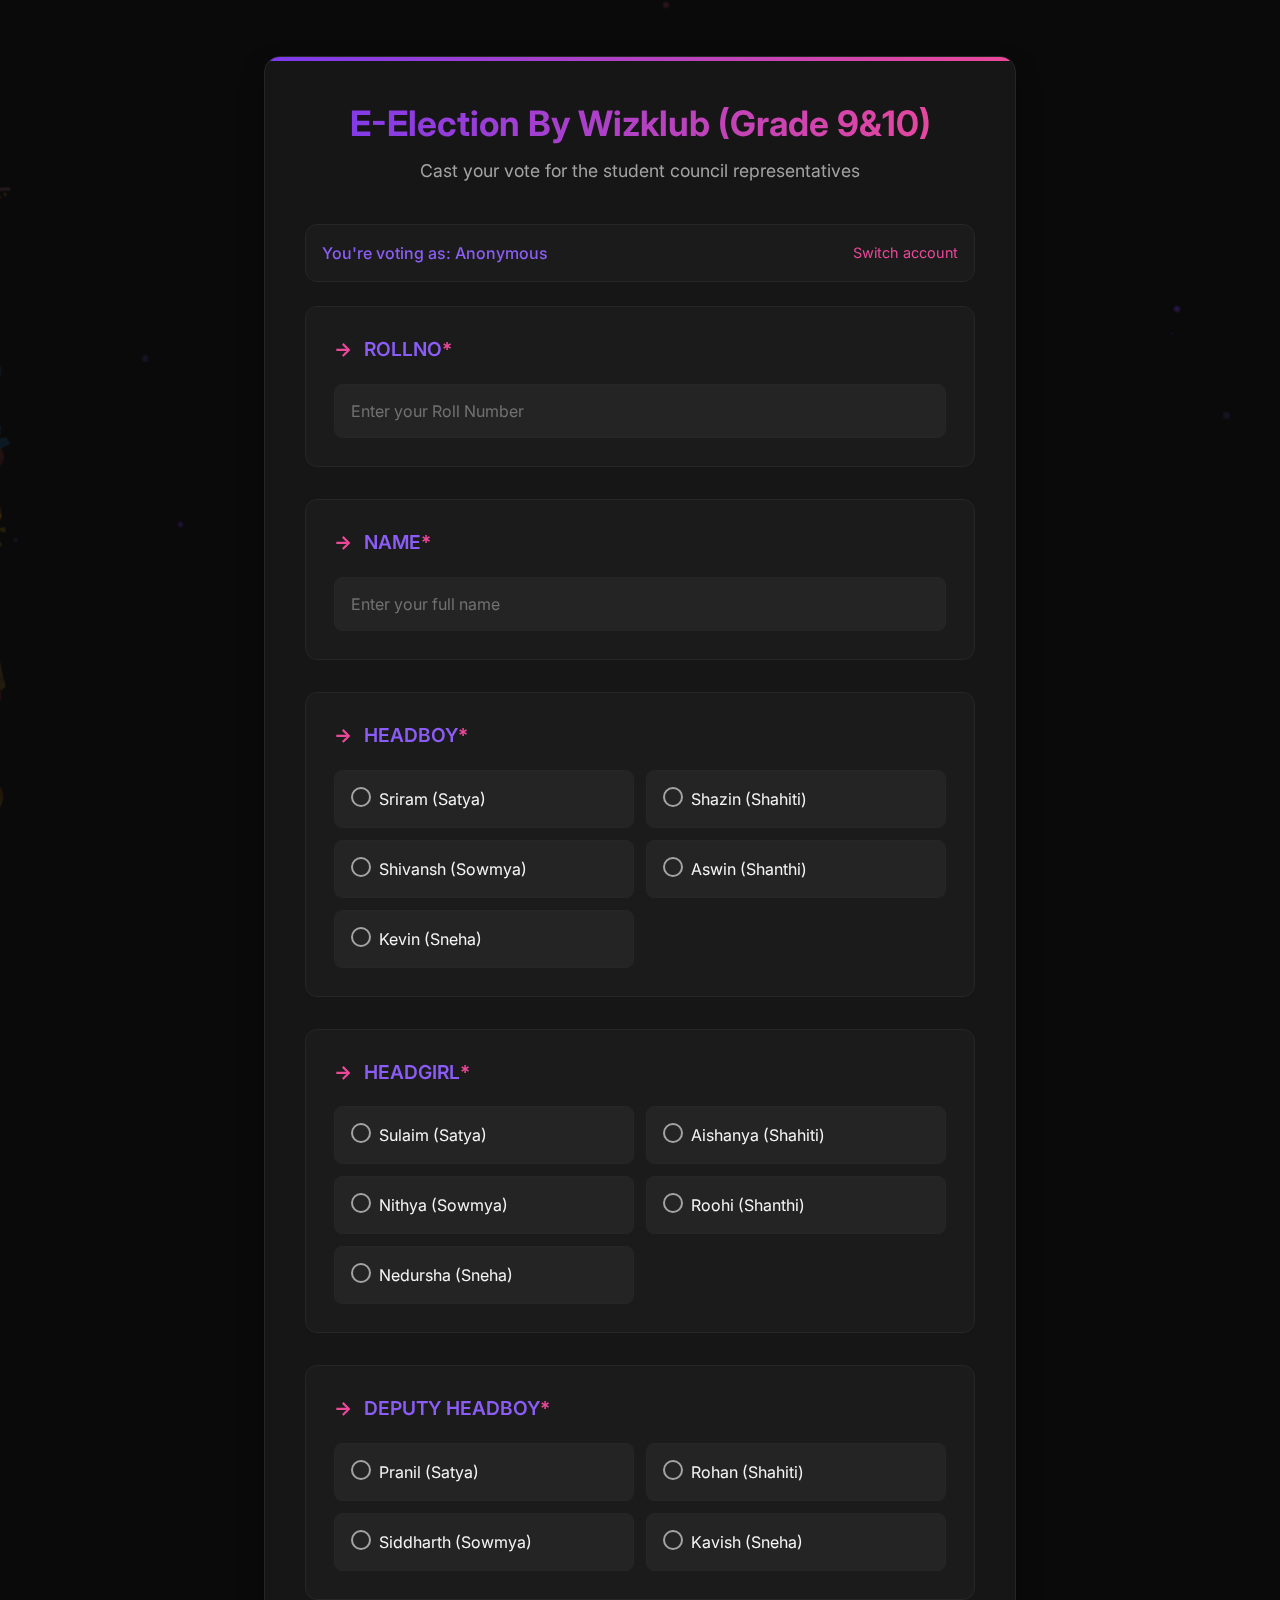
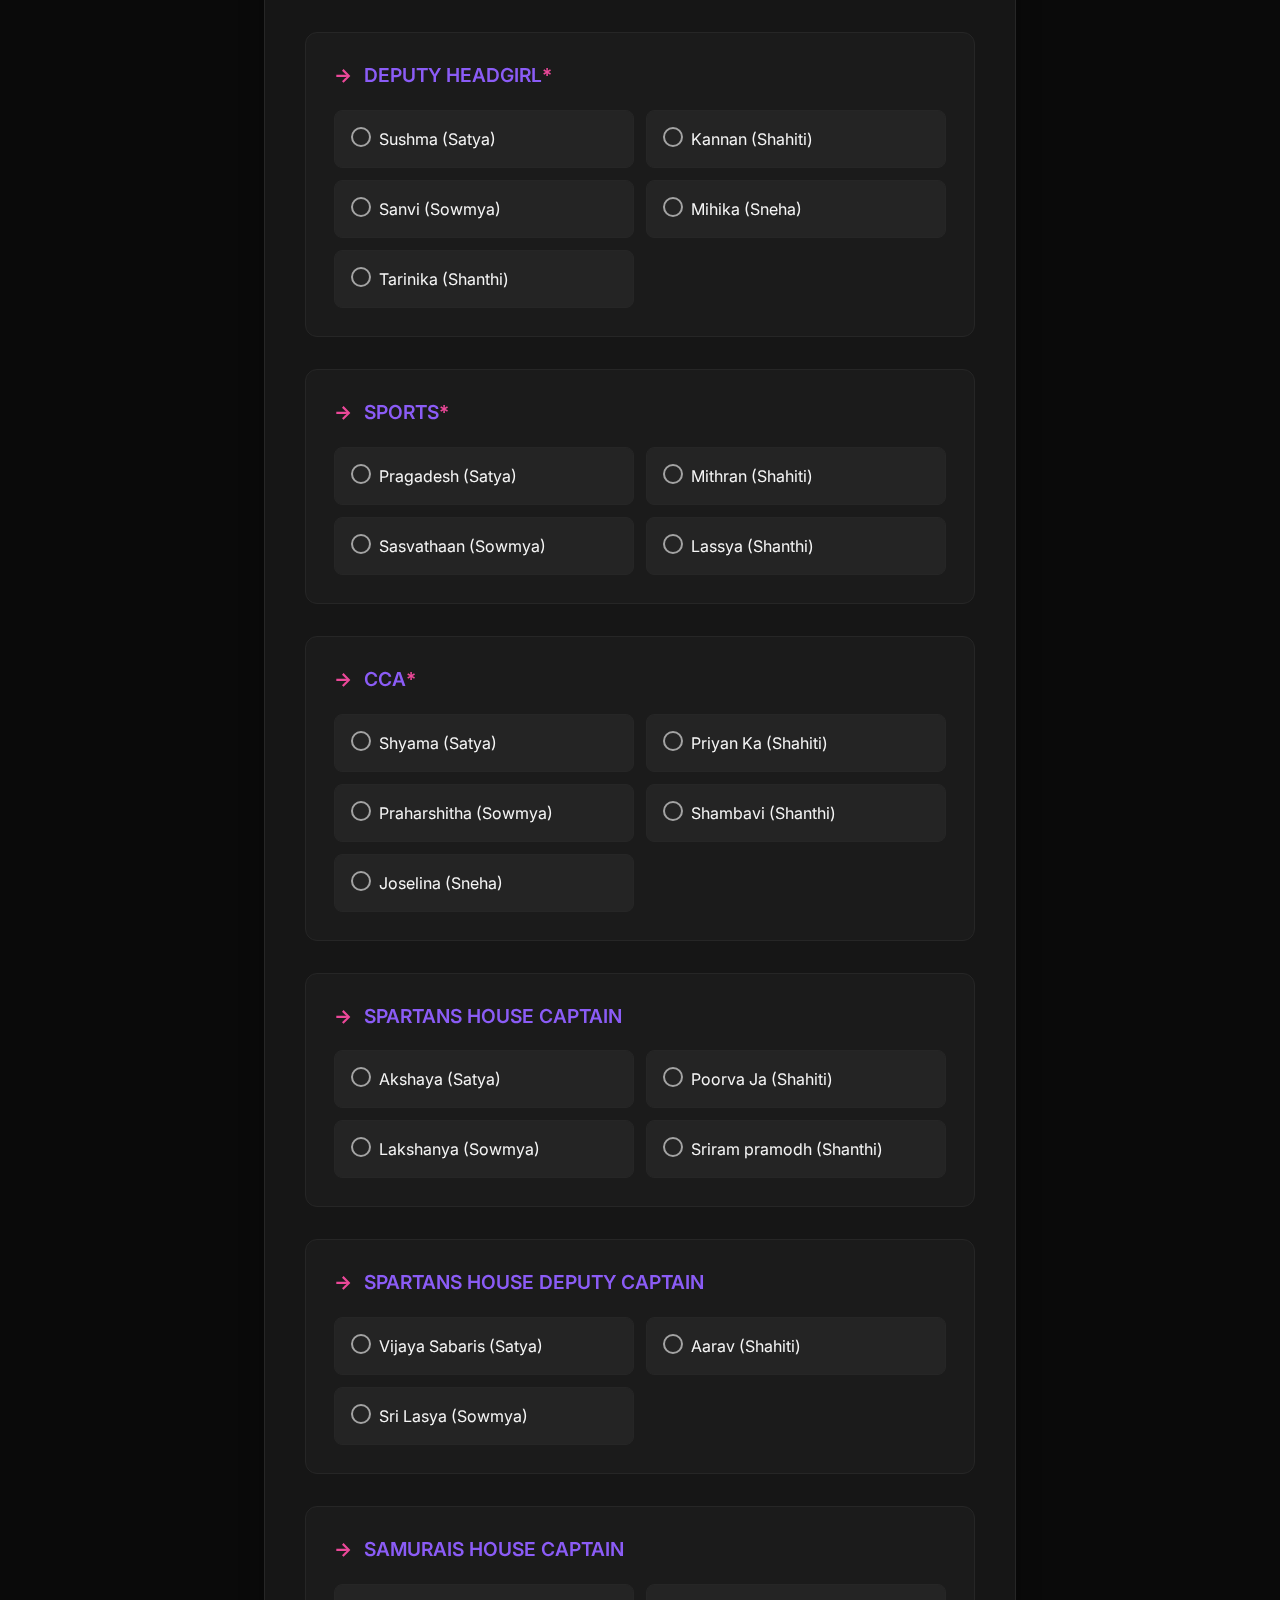
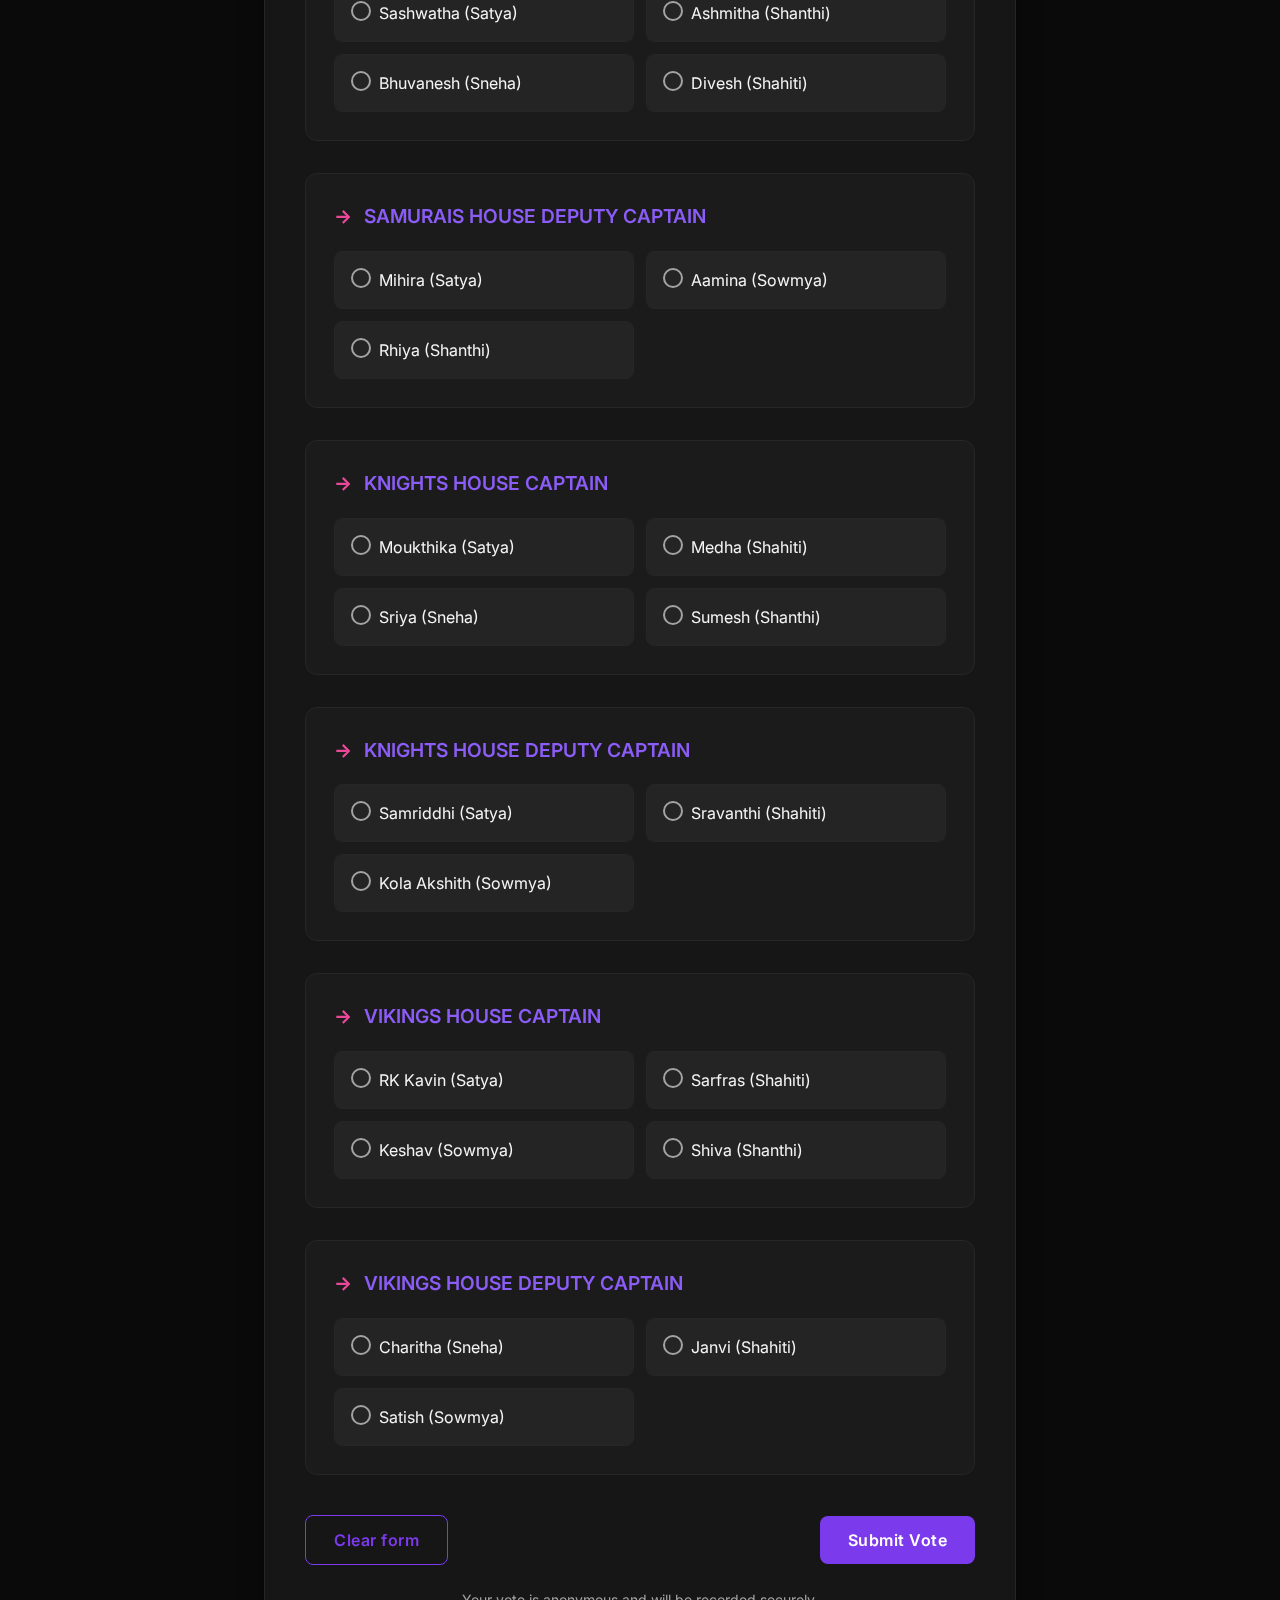
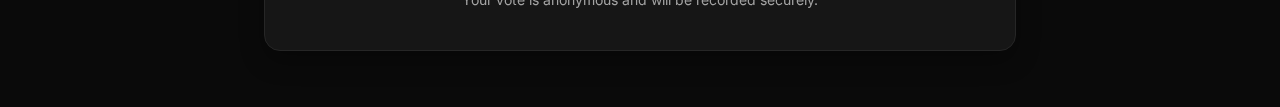
<file: grade9.html>
<!DOCTYPE html>
<html lang="en">
<head>
    <meta charset="UTF-8">
    <meta name="viewport" content="width=device-width, initial-scale=1.0">
    <title>✨ E-Election By Wizklub (Grade 9) ✨</title>
    <link href="https://fonts.googleapis.com/css2?family=Inter:wght@300;400;500;600;700&display=swap" rel="stylesheet">
    <style>
        :root {
            --bg: #0a0a0a;
            --card-bg: #161616;
            --primary: #7c3aed;
            --primary-light: #8b5cf6;
            --accent: #ec4899;
            --text: #f5f5f5;
            --text-light: #a3a3a3;
            --border: #262626;
            --success: #10b981;
        }

        * {
            margin: 0;
            padding: 0;
            box-sizing: border-box;
        }

        body {
            font-family: 'Inter', sans-serif;
            background-color: var(--bg);
            color: var(--text);
            min-height: 100vh;
            overflow-x: hidden;
            line-height: 1.5;
        }

        /* Floating particles */
        .particle {
            position: fixed;
            border-radius: 50%;
            background: linear-gradient(145deg, var(--primary), var(--accent));
            filter: blur(1px);
            z-index: -1;
            animation: float 15s infinite ease-in-out;
            opacity: 0.15;
        }

        /* New voting elements */
        .voting-element {
            position: fixed;
            z-index: -1;
            opacity: 0.1;
            animation: flyAcross 20s linear infinite;
            pointer-events: none;
            font-size: 1.5rem;
        }

        @keyframes float {
            0%, 100% { transform: translate(0, 0) rotate(0deg); }
            25% { transform: translate(5vw, -5vh) rotate(5deg); }
            50% { transform: translate(10vw, 5vh) rotate(10deg); }
            75% { transform: translate(-5vw, 10vh) rotate(-5deg); }
        }

        @keyframes flyAcross {
            0% {
                transform: translateX(-100px) translateY(0) rotate(0deg);
                opacity: 0;
            }
            10% {
                opacity: 0.2;
            }
            90% {
                opacity: 0.2;
            }
            100% {
                transform: translateX(calc(100vw + 100px)) translateY(calc(50vh - 100px)) rotate(360deg);
                opacity: 0;
            }
        }

        /* Main container */
        .container {
            max-width: 800px;
            margin: 2rem auto;
            padding: 1.5rem;
        }

        /* Form card */
        .form-card {
            background-color: var(--card-bg);
            border-radius: 1rem;
            padding: 2.5rem;
            box-shadow: 0 10px 25px rgba(0, 0, 0, 0.3);
            border: 1px solid var(--border);
            position: relative;
            overflow: hidden;
            transition: transform 0.3s ease, box-shadow 0.3s ease;
        }

        .form-card:hover {
            transform: translateY(-5px);
            box-shadow: 0 15px 30px rgba(0, 0, 0, 0.4);
        }

        .form-card::before {
            content: '';
            position: absolute;
            top: 0;
            left: 0;
            width: 100%;
            height: 4px;
            background: linear-gradient(90deg, var(--primary), var(--accent));
        }

        /* Header */
        .form-header {
            text-align: center;
            margin-bottom: 2.5rem;
            animation: fadeIn 0.8s ease-out;
        }

        @keyframes fadeIn {
            from { opacity: 0; transform: translateY(-20px); }
            to { opacity: 1; transform: translateY(0); }
        }

        .form-title {
            font-size: 2.2rem;
            font-weight: 700;
            background: linear-gradient(90deg, var(--primary), var(--accent));
            -webkit-background-clip: text;
            background-clip: text;
            color: transparent;
            margin-bottom: 0.5rem;
        }

        .form-subtitle {
            color: var(--text-light);
            font-size: 1.1rem;
        }

        /* User info */
        .user-info {
            background: rgba(30, 30, 30, 0.7);
            padding: 1rem;
            border-radius: 0.75rem;
            margin-bottom: 1.5rem;
            display: flex;
            justify-content: space-between;
            align-items: center;
            border: 1px solid var(--border);
            animation: slideUp 0.6s ease-out;
        }

        @keyframes slideUp {
            from { opacity: 0; transform: translateY(20px); }
            to { opacity: 1; transform: translateY(0); }
        }

        .user-email {
            font-weight: 500;
            color: var(--primary-light);
        }

        .switch-account {
            color: var(--accent);
            text-decoration: none;
            font-size: 0.9rem;
            transition: color 0.2s;
        }

        .switch-account:hover {
            color: var(--primary-light);
            text-decoration: underline;
        }

        /* Form sections */
        .form-section {
            margin-bottom: 2rem;
            animation: fadeIn 0.8s ease-out forwards;
        }

        .question-container {
            background: rgba(30, 30, 30, 0.7);
            padding: 1.75rem;
            border-radius: 0.75rem;
            margin-bottom: 1.25rem;
            border: 1px solid var(--border);
            transition: all 0.3s cubic-bezier(0.4, 0, 0.2, 1);
            position: relative;
            overflow: hidden;
        }

        .question-container:hover {
            transform: translateY(-3px);
            box-shadow: 0 8px 20px rgba(0, 0, 0, 0.2);
            border-color: rgba(124, 58, 237, 0.3);
        }

        .question-title {
            font-size: 1.2rem;
            font-weight: 600;
            margin-bottom: 1.25rem;
            color: var(--primary-light);
            display: flex;
            align-items: center;
        }

        .question-title::before {
            content: '→';
            margin-right: 0.75rem;
            color: var(--accent);
            font-weight: bold;
        }

        .required-field::after {
            content: ' *';
            color: var(--accent);
        }

        /* Input fields */
        .input-field {
            width: 100%;
            padding: 1rem;
            background: rgba(40, 40, 40, 0.7);
            border: 1px solid var(--border);
            border-radius: 0.5rem;
            font-size: 1rem;
            color: var(--text);
            transition: all 0.3s;
            outline: none;
            font-family: 'Inter', sans-serif;
        }

        .input-field:focus {
            border-color: var(--primary);
            box-shadow: 0 0 0 2px rgba(124, 58, 237, 0.3);
            background: rgba(50, 50, 50, 0.7);
        }

        .input-field::placeholder {
            color: var(--text-light);
            opacity: 0.6;
        }

        /* Radio buttons */
        .radio-options {
            display: grid;
            grid-template-columns: repeat(auto-fill, minmax(200px, 1fr));
            gap: 0.75rem;
        }

        .radio-option {
            position: relative;
            padding: 1rem 1rem 1rem 2.75rem;
            cursor: pointer;
            user-select: none;
            transition: all 0.3s;
            background: rgba(40, 40, 40, 0.7);
            border-radius: 0.5rem;
            border: 1px solid var(--border);
            animation: fadeInOption 0.5s ease-out;
        }

        @keyframes fadeInOption {
            from { opacity: 0; transform: translateX(10px); }
            to { opacity: 1; transform: translateX(0); }
        }

        .radio-option:hover {
            background: rgba(50, 50, 50, 0.7);
            transform: translateX(5px);
            border-color: rgba(124, 58, 237, 0.3);
        }

        .radio-option input {
            position: absolute;
            opacity: 0;
            cursor: pointer;
        }

        .radio-checkmark {
            position: absolute;
            top: 1rem;
            left: 1rem;
            height: 1.25rem;
            width: 1.25rem;
            background-color: transparent;
            border: 2px solid var(--text-light);
            border-radius: 50%;
            transition: all 0.3s;
        }

        .radio-option:hover .radio-checkmark {
            border-color: var(--primary-light);
        }

        .radio-option input:checked ~ .radio-checkmark {
            background-color: var(--primary);
            border-color: var(--primary);
        }

        .radio-checkmark:after {
            content: "";
            position: absolute;
            display: none;
        }

        .radio-option input:checked ~ .radio-checkmark:after {
            display: block;
        }

        .radio-option .radio-checkmark:after {
            top: 2px;
            left: 2px;
            width: 0.5rem;
            height: 0.5rem;
            border-radius: 50%;
            background: white;
        }

        /* Buttons */
        .form-footer {
            display: flex;
            justify-content: space-between;
            align-items: center;
            margin-top: 2.5rem;
            animation: fadeIn 0.8s ease-out;
        }

        .btn {
            padding: 0.875rem 1.75rem;
            font-size: 1rem;
            border-radius: 0.5rem;
            cursor: pointer;
            transition: all 0.3s;
            font-weight: 600;
            letter-spacing: 0.5px;
            border: none;
            outline: none;
            font-family: 'Inter', sans-serif;
        }

        .submit-btn {
            background-color: var(--primary);
            color: white;
        }

        .submit-btn:hover {
            background-color: var(--primary-light);
            transform: translateY(-2px);
            box-shadow: 0 5px 15px rgba(124, 58, 237, 0.4);
        }

        .clear-btn {
            background-color: transparent;
            color: var(--primary);
            border: 1px solid var(--primary);
        }

        .clear-btn:hover {
            background-color: rgba(124, 58, 237, 0.1);
            transform: translateY(-2px);
        }

        /* Disclaimer */
        .disclaimer {
            font-size: 0.875rem;
            color: var(--text-light);
            margin-top: 1.5rem;
            text-align: center;
            animation: fadeIn 1s ease-out;
        }

        /* Modal */
        .modal {
            position: fixed;
            top: 0;
            left: 0;
            width: 100%;
            height: 100%;
            background: rgba(0, 0, 0, 0.8);
            display: flex;
            justify-content: center;
            align-items: center;
            z-index: 1000;
            opacity: 0;
            pointer-events: none;
            transition: opacity 0.3s ease;
            backdrop-filter: blur(5px);
        }

        .modal.active {
            opacity: 1;
            pointer-events: all;
        }

        .modal-content {
            background: var(--card-bg);
            padding: 2.5rem;
            border-radius: 1rem;
            text-align: center;
            max-width: 500px;
            width: 90%;
            transform: scale(0.9);
            transition: transform 0.3s ease;
            border: 1px solid var(--border);
        }

        .modal.active .modal-content {
            transform: scale(1);
        }

        .modal h2 {
            color: var(--primary);
            margin-bottom: 1rem;
            font-size: 1.75rem;
        }

        .modal p {
            margin-bottom: 2rem;
            color: var(--text-light);
        }

        /* Responsive adjustments */
        @media (max-width: 768px) {
            .container {
                padding: 1rem;
            }
            
            .form-card {
                padding: 1.5rem;
            }
            
            .form-title {
                font-size: 1.8rem;
            }
            
            .radio-options {
                grid-template-columns: 1fr;
            }
            
            .form-footer {
                flex-direction: column;
                gap: 1rem;
            }
            
            .btn {
                width: 100%;
            }
        }

        /* Animations for form sections - Adjusted for more sections */
        .form-section:nth-child(1) { animation-delay: 0.1s; }
        .form-section:nth-child(2) { animation-delay: 0.2s; }
        .form-section:nth-child(3) { animation-delay: 0.3s; }
        .form-section:nth-child(4) { animation-delay: 0.4s; }
        .form-section:nth-child(5) { animation-delay: 0.5s; }
        .form-section:nth-child(6) { animation-delay: 0.6s; }
        .form-section:nth-child(7) { animation-delay: 0.7s; }
        .form-section:nth-child(8) { animation-delay: 0.8s; }
        .form-section:nth-child(9) { animation-delay: 0.9s; }
        .form-section:nth-child(10) { animation-delay: 1.0s; }
        .form-section:nth-child(11) { animation-delay: 1.1s; }
        .form-section:nth-child(12) { animation-delay: 1.2s; }
        .form-section:nth-child(13) { animation-delay: 1.3s; }
        .form-section:nth-child(14) { animation-delay: 1.4s; }
        .form-section:nth-child(15) { animation-delay: 1.5s; }
        .form-section:nth-child(16) { animation-delay: 1.6s; }
    </style>
</head>
<body>
    <div class="container">
        <div class="form-card">
            <div class="form-header">
                <h1 class="form-title">E-Election By Wizklub (Grade 9&10)</h1>
                <p class="form-subtitle">Cast your vote for the student council representatives</p>
            </div>
            
            <div class="user-info">
                <span class="user-email">You're voting as: Anonymous</span>
                <a href="#" class="switch-account">Switch account</a>
            </div>
            
            <form id="electionForm" action="https://docs.google.com/forms/u/1/d/e/1FAIpQLSdKl7ygiejunmQhZIFkjzbvl29GEImtIBGhbE7EYii-IQel_w/formResponse" method="POST" target="hiddenFrame">
                <iframe name="hiddenFrame" style="display:none;"></iframe>
                
                <div class="form-section">
                    <div class="question-container">
                        <label class="question-title required-field">ROLLNO</label>
                        <input type="text" class="input-field" name="entry.355632050" required placeholder="Enter your Roll Number">
                    </div>
                </div>
                
                <div class="form-section">
                    <div class="question-container">
                        <label class="question-title required-field">NAME</label>
                        <input type="text" class="input-field" name="entry.1641997090" required placeholder="Enter your full name">
                    </div>
                </div>
                
                <div class="form-section">
                    <div class="question-container">
                        <label class="question-title required-field">HEADBOY</label>
                        <div class="radio-options">
                            <label class="radio-option">
                                <input type="radio" name="entry.323400809" value="Sriram (Satya)" required>
                                <span class="radio-checkmark"></span>
                                Sriram (Satya)
                            </label>
                            <label class="radio-option">
                                <input type="radio" name="entry.323400809" value="Shazin (Shahiti)">
                                <span class="radio-checkmark"></span>
                                Shazin (Shahiti)
                            </label>
                            <label class="radio-option">
                                <input type="radio" name="entry.323400809" value="Shivansh (Sowmya)">
                                <span class="radio-checkmark"></span>
                                Shivansh (Sowmya)
                            </label>
                            <label class="radio-option">
                                <input type="radio" name="entry.323400809" value="Aswin (Shanthi)">
                                <span class="radio-checkmark"></span>
                                Aswin (Shanthi)
                            </label>
                            <label class="radio-option">
                                <input type="radio" name="entry.323400809" value="Kevin (Sneha)">
                                <span class="radio-checkmark"></span>
                                Kevin (Sneha)
                            </label>
                        </div>
                    </div>
                </div>
                
                <div class="form-section">
                    <div class="question-container">
                        <label class="question-title required-field">HEADGIRL</label>
                        <div class="radio-options">
                            <label class="radio-option">
                                <input type="radio" name="entry.34997506" value="Sulaim (Satya)" required>
                                <span class="radio-checkmark"></span>
                                Sulaim (Satya)
                            </label>
                            <label class="radio-option">
                                <input type="radio" name="entry.34997506" value="Aishanya (Shahiti)">
                                <span class="radio-checkmark"></span>
                                Aishanya (Shahiti)
                            </label>
                            <label class="radio-option">
                                <input type="radio" name="entry.34997506" value="Nithya (Sowmya)">
                                <span class="radio-checkmark"></span>
                                Nithya (Sowmya)
                            </label>
                            <label class="radio-option">
                                <input type="radio" name="entry.34997506" value="Roohi (Shanthi)">
                                <span class="radio-checkmark"></span>
                                Roohi (Shanthi)
                            </label>
                            <label class="radio-option">
                                <input type="radio" name="entry.34997506" value="Nedursha (Sneha)">
                                <span class="radio-checkmark"></span>
                                Nedursha (Sneha)
                            </label>
                        </div>
                    </div>
                </div>
                
                <div class="form-section">
                    <div class="question-container">
                        <label class="question-title required-field">DEPUTY HEADBOY</label>
                        <div class="radio-options">
                            <label class="radio-option">
                                <input type="radio" name="entry.1195322082" value="Pranil (Satya)" required>
                                <span class="radio-checkmark"></span>
                                Pranil (Satya)
                            </label>
                            <label class="radio-option">
                                <input type="radio" name="entry.1195322082" value="Rohan (Shahiti)">
                                <span class="radio-checkmark"></span>
                                Rohan (Shahiti)
                            </label>
                            <label class="radio-option">
                                <input type="radio" name="entry.1195322082" value="Siddharth (Sowmya)">
                                <span class="radio-checkmark"></span>
                                Siddharth (Sowmya)
                            </label>
                            <label class="radio-option">
                                <input type="radio" name="entry.1195322082" value="Kavish (Sneha)">
                                <span class="radio-checkmark"></span>
                                Kavish (Sneha)
                            </label>
                        </div>
                    </div>
                </div>
                
                <div class="form-section">
                    <div class="question-container">
                        <label class="question-title required-field">DEPUTY HEADGIRL</label>
                        <div class="radio-options">
                            <label class="radio-option">
                                <input type="radio" name="entry.1174782651" value="Sushma (Satya)" required>
                                <span class="radio-checkmark"></span>
                                Sushma (Satya)
                            </label>
                            <label class="radio-option">
                                <input type="radio" name="entry.1174782651" value="Kannan (Shahiti)">
                                <span class="radio-checkmark"></span>
                                Kannan (Shahiti)
                            </label>
                            <label class="radio-option">
                                <input type="radio" name="entry.1174782651" value="Sanvi (Sowmya)">
                                <span class="radio-checkmark"></span>
                                Sanvi (Sowmya)
                            </label>
                            <label class="radio-option">
                                <input type="radio" name="entry.1174782651" value="Mihika (Sneha)">
                                <span class="radio-checkmark"></span>
                                Mihika (Sneha)
                            </label>
                            <label class="radio-option">
                                <input type="radio" name="entry.1174782651" value="Tarinika (Shanthi)">
                                <span class="radio-checkmark"></span>
                                Tarinika (Shanthi)
                            </label>
                        </div>
                    </div>
                </div>

                <div class="form-section">
                    <div class="question-container">
                        <label class="question-title required-field">SPORTS</label>
                        <div class="radio-options">
                            <label class="radio-option">
                                <input type="radio" name="entry.1231178912" value="Pragadesh (Satya)" required>
                                <span class="radio-checkmark"></span>
                                Pragadesh (Satya)
                            </label>
                            <label class="radio-option">
                                <input type="radio" name="entry.1231178912" value="Mithran (Shahiti)">
                                <span class="radio-checkmark"></span>
                                Mithran (Shahiti)
                            </label>
                            <label class="radio-option">
                                <input type="radio" name="entry.1231178912" value="Sasvathaan (Sowmya)">
                                <span class="radio-checkmark"></span>
                                Sasvathaan (Sowmya)
                            </label>
                            <label class="radio-option">
                                <input type="radio" name="entry.1231178912" value="Lassya (Shanthi)">
                                <span class="radio-checkmark"></span>
                                Lassya (Shanthi)
                            </label>
                        </div>
                    </div>
                </div>

                <div class="form-section">
                    <div class="question-container">
                        <label class="question-title required-field">CCA</label>
                        <div class="radio-options">
                            <label class="radio-option">
                                <input type="radio" name="entry.107813604" value="Shyama (Satya)" required>
                                <span class="radio-checkmark"></span>
                                Shyama (Satya)
                            </label>
                            <label class="radio-option">
                                <input type="radio" name="entry.107813604" value="Priyan Ka (Shahiti)">
                                <span class="radio-checkmark"></span>
                                Priyan Ka (Shahiti)
                            </label>
                            <label class="radio-option">
                                <input type="radio" name="entry.107813604" value="Praharshitha (Sowmya)">
                                <span class="radio-checkmark"></span>
                                Praharshitha (Sowmya)
                            </label>
                            <label class="radio-option">
                                <input type="radio" name="entry.107813604" value="Shambavi (Shanthi)">
                                <span class="radio-checkmark"></span>
                                Shambavi (Shanthi)
                            </label>
                            <label class="radio-option">
                                <input type="radio" name="entry.107813604" value="Joselina (Sneha)">
                                <span class="radio-checkmark"></span>
                                Joselina (Sneha)
                            </label>
                        </div>
                    </div>
                </div>

                <div class="form-section">
                    <div class="question-container">
                        <label class="question-title ">SPARTANS HOUSE CAPTAIN</label>
                        <div class="radio-options">
                            <label class="radio-option">
                                <input type="radio" name="entry.1032720400" value="Akshaya (Satya)" >
                                <span class="radio-checkmark"></span>
                                Akshaya (Satya)
                            </label>
                            <label class="radio-option">
                                <input type="radio" name="entry.1032720400" value="Poorva Ja (Shahiti)">
                                <span class="radio-checkmark"></span>
                                Poorva Ja (Shahiti)
                            </label>
                            <label class="radio-option">
                                <input type="radio" name="entry.1032720400" value="Lakshanya (Sowmya)">
                                <span class="radio-checkmark"></span>
                                Lakshanya (Sowmya)
                            </label>
                            <label class="radio-option">
                                <input type="radio" name="entry.1032720400" value="Sriram pramodh (Shanthi)">
                                <span class="radio-checkmark"></span>
                                Sriram pramodh (Shanthi)
                            </label>
                        </div>
                    </div>
                </div>

                <div class="form-section">
                    <div class="question-container">
                        <label class="question-title ">SPARTANS HOUSE DEPUTY CAPTAIN</label>
                        <div class="radio-options">
                            <label class="radio-option">
                                <input type="radio" name="entry.723585461" value="Vijaya (Satya)" >
                                <span class="radio-checkmark"></span>
                                Vijaya Sabaris (Satya)
                            </label>
                            <label class="radio-option">
                                <input type="radio" name="entry.723585461" value="Aarav (Shahiti)">
                                <span class="radio-checkmark"></span>
                                Aarav (Shahiti)
                            </label>
                            <label class="radio-option">
                                <input type="radio" name="entry.723585461" value="Sri Lasya (Sowmya)">
                                <span class="radio-checkmark"></span>
                                Sri Lasya (Sowmya)
                            </label>
                        </div>
                    </div>
                </div>

                <div class="form-section">
                    <div class="question-container">
                        <label class="question-title ">SAMURAIS HOUSE CAPTAIN</label>
                        <div class="radio-options">
                            <label class="radio-option">
                                <input type="radio" name="entry.384978795" value="Sashwatha (Satya)" >
                                <span class="radio-checkmark"></span>
                                Sashwatha (Satya)
                            </label>
                            <label class="radio-option">
                                <input type="radio" name="entry.384978795" value="Ashmitha (Shahiti)">
                                <span class="radio-checkmark"></span>
                                Ashmitha (Shanthi)
                            </label>
                            <label class="radio-option">
                                <input type="radio" name="entry.384978795" value="Bhuvanesh (Sneha)">
                                <span class="radio-checkmark"></span>
                                Bhuvanesh (Sneha)
                            </label>
                            <label class="radio-option">
                                <input type="radio" name="entry.384978795" value="Divesh (Shanthi)">
                                <span class="radio-checkmark"></span>
                                Divesh (Shahiti)
                            </label>
                        </div>
                    </div>
                </div>

                <div class="form-section">
                    <div class="question-container">
                        <label class="question-title ">SAMURAIS HOUSE DEPUTY CAPTAIN</label>
                        <div class="radio-options">
                            <label class="radio-option">
                                <input type="radio" name="entry.737317167" value="Mihira (Satya)" >
                                <span class="radio-checkmark"></span>
                                Mihira (Satya)
                            </label>
                            <label class="radio-option">
                                <input type="radio" name="entry.737317167" value="Aamina (Sowmya)">
                                <span class="radio-checkmark"></span>
                                Aamina (Sowmya)
                            </label>
                            <label class="radio-option">
                                <input type="radio" name="entry.737317167" value="Rhiya (Shanthi)">
                                <span class="radio-checkmark"></span>
                                Rhiya (Shanthi)
                            </label>
                        </div>
                    </div>
                </div>

                <div class="form-section">
                    <div class="question-container">
                        <label class="question-title ">KNIGHTS HOUSE CAPTAIN</label>
                        <div class="radio-options">
                            <label class="radio-option">
                                <input type="radio" name="entry.1708142692" value="Moukthika (Satya)" >
                                <span class="radio-checkmark"></span>
                                Moukthika (Satya)
                            </label>
                            <label class="radio-option">
                                <input type="radio" name="entry.1708142692" value="Medha (Shahiti)">
                                <span class="radio-checkmark"></span>
                                Medha (Shahiti)
                            </label>
                            <label class="radio-option">
                                <input type="radio" name="entry.1708142692" value="Sriya (Sneha)">
                                <span class="radio-checkmark"></span>
                                Sriya (Sneha)
                            </label>
                            <label class="radio-option">
                                <input type="radio" name="entry.1708142692" value="Sumesh (Shanthi)">
                                <span class="radio-checkmark"></span>
                                Sumesh (Shanthi)
                            </label>
                        </div>
                    </div>
                </div>

                <div class="form-section">
                    <div class="question-container">
                        <label class="question-title ">KNIGHTS HOUSE DEPUTY CAPTAIN</label>
                        <div class="radio-options">
                            <label class="radio-option">
                                <input type="radio" name="entry.1098416963" value="Samriddhi (Satya)" >
                                <span class="radio-checkmark"></span>
                                Samriddhi (Satya)
                            </label>
                            <label class="radio-option">
                                <input type="radio" name="entry.1098416963" value="Sravanthi (Shahiti)">
                                <span class="radio-checkmark"></span>
                                Sravanthi (Shahiti)
                            </label>
                            <label class="radio-option">
                                <input type="radio" name="entry.1098416963" value="Rola Akshith (Sowmya)">
                                <span class="radio-checkmark"></span>
                                Kola Akshith (Sowmya)
                            </label>
                        </div>
                    </div>
                </div>

                <div class="form-section">
                    <div class="question-container">
                        <label class="question-title ">VIKINGS HOUSE CAPTAIN</label>
                        <div class="radio-options">
                            <label class="radio-option">
                                <input type="radio" name="entry.1491494261" value="RK Kavin (Satya)" >
                                <span class="radio-checkmark"></span>
                                RK Kavin (Satya)
                            </label>
                            <label class="radio-option">
                                <input type="radio" name="entry.1491494261" value="Sarfras (Shahiti)">
                                <span class="radio-checkmark"></span>
                                Sarfras (Shahiti)
                            </label>
                            <label class="radio-option">
                                <input type="radio" name="entry.1491494261" value="Shiva (Sowmya)">
                                <span class="radio-checkmark"></span>
                                Keshav (Sowmya)
                            </label>
                            <label class="radio-option">
                                <input type="radio" name="entry.1491494261" value="Shiva (Shanthi)">
                                <span class="radio-checkmark"></span>
                                Shiva (Shanthi)
                            </label>
                        </div>
                    </div>
                </div>

                <div class="form-section">
                    <div class="question-container">
                        <label class="question-title ">VIKINGS HOUSE DEPUTY CAPTAIN</label>
                        <div class="radio-options">
                            <label class="radio-option">
                                <input type="radio" name="entry.1076412542" value="Charitha (Sneha)" >
                                <span class="radio-checkmark"></span>
                                Charitha (Sneha)
                            </label>
                            <label class="radio-option">
                                <input type="radio" name="entry.1076412542" value="Janvi (Shahiti)">
                                <span class="radio-checkmark"></span>
                                Janvi (Shahiti)
                            </label>
                            <label class="radio-option">
                                <input type="radio" name="entry.1076412542" value="Satish (Sowmya)">
                                <span class="radio-checkmark"></span>
                                Satish (Sowmya)
                            </label>
                        </div>
                    </div>
                </div>
                
                <div class="form-footer">
                    <button type="button" class="btn clear-btn" id="clearForm">Clear form</button>
                    <button type="submit" class="btn submit-btn">Submit Vote</button>
                </div>
                
                <p class="disclaimer">Your vote is anonymous and will be recorded securely.</p>
            </form>
        </div>
    </div>

    <div class="modal" id="confirmationModal">
        <div class="modal-content">
            <h2>🎉 Vote Submitted! 🎉</h2>
            <p>Thank you for participating in the election. Your vote has been recorded.</p>
            <button onclick="closeModal()" class="btn submit-btn">Close</button>
        </div>
    </div>

    <script nonce="cZdWM8lspPNqdhODE7GF8g">
        // Voting element emojis and styles
        const votingElements = [
            { emoji: '🗳️', color: 'var(--primary)' },
            { emoji: '✉️', color: 'var(--accent)' },
            { emoji: '🌟', color: 'var(--success)' },
            { emoji: '🎈', color: '#ef4444' },
            { emoji: '🔥', color: '#3b82f6' },
            { emoji: '🎉', color: '#ef4444' },
            { emoji: '🎊', color: 'var(--success)' },
            { emoji: '🥇', color: '#f59e0b' },
            { emoji: '🎁', color: 'var(--text-light)' },
            { emoji: '👤', color: 'var(--primary-light)' },
            { emoji: '👥', color: 'var(--accent)' },
            { emoji: '❤️', color: '#a78bfa' }
        ];

        // Create floating voting elements
        function createVotingElements() {
            for (let i = 0; i < 20; i++) {
                const element = document.createElement('div');
                element.className = 'voting-element';
                
                // Random element from our array
                const randomElement = votingElements[Math.floor(Math.random() * votingElements.length)];
                element.textContent = randomElement.emoji;
                element.style.color = randomElement.color;
                
                // Random size
                const size = Math.random() * 2 + 1;
                element.style.fontSize = `${size}rem`;
                
                // Random position and animation
                const startY = Math.random() * 100;
                const endY = startY + (Math.random() * 40 - 20); // Move up or down slightly
                
                element.style.top = `${startY}%`;
                element.style.left = `-50px`;
                
                // Random animation duration and delay
                const duration = Math.random() * 30 + 20;
                const delay = Math.random() * 15;
                element.style.animation = `flyAcross ${duration}s linear ${delay}s infinite`;
                
                // Random rotation
                const rotation = Math.random() * 360;
                element.style.transform = `rotate(${rotation}deg)`;
                
                document.body.appendChild(element);
            }
        }

        // Create floating particles
        function createParticles() {
            const colors = ['var(--primary)', 'var(--accent)', 'var(--primary-light)'];
            for (let i = 0; i < 15; i++) {
                const particle = document.createElement('div');
                particle.className = 'particle';
                
                // Random size between 3px and 8px
                const size = Math.random() * 5 + 3;
                particle.style.width = `${size}px`;
                particle.style.height = `${size}px`;
                
                // Random position
                particle.style.left = `${Math.random() * 100}%`;
                particle.style.top = `${Math.random() * 100}%`;
                
                // Random animation duration and delay
                const duration = Math.random() * 20 + 10;
                const delay = Math.random() * 5;
                particle.style.animation = `float ${duration}s infinite ease-in-out ${delay}s`;
                
                // Random color
                particle.style.background = colors[Math.floor(Math.random() * colors.length)];
                
                // Random opacity
                particle.style.opacity = Math.random() * 0.2 + 0.1;
                
                document.body.appendChild(particle);
            }
        }

        // Form handling
        document.getElementById('clearForm').addEventListener('click', function() {
            document.getElementById('electionForm').reset();
            
            // Add animation effect
            this.textContent = 'Cleared!';
            this.style.backgroundColor = 'var(--success)';
            this.style.color = 'white';
            this.style.borderColor = 'var(--success)';
            
            setTimeout(() => {
                this.textContent = 'Clear form';
                this.style.backgroundColor = 'transparent';
                this.style.color = 'var(--primary)';
                this.style.borderColor = 'var(--primary)';
            }, 1500);
        });
        
        // Handle form submission
        document.getElementById('electionForm').addEventListener('submit', function(e) {
            e.preventDefault();
            
            // Show confirmation modal
            document.getElementById('confirmationModal').classList.add('active');
            
            // Actually submit the form to Google in the background
            setTimeout(() => {
                e.target.submit();
            }, 100);
            
            // Create celebratory voting elements on submission
            createCelebrationElements();
        });
        
        function closeModal() {
            document.getElementById('confirmationModal').classList.remove('active');
            // IMPORTANT: If you want to reset the form after closing the modal, you can add:
            // document.getElementById('electionForm').reset();
            // If you want to redirect to the same page (to effectively clear and reset everything), use:
            window.location.href = 'index.html'; // Or the current page's URL if it's not index.html
        }
        
        // Create celebration elements when vote is submitted
        function createCelebrationElements() {
            for (let i = 0; i < 30; i++) {
                const element = document.createElement('div');
                element.className = 'voting-element';
                
                // Random element from our array
                const randomElement = votingElements[Math.floor(Math.random() * votingElements.length)];
                element.textContent = randomElement.emoji;
                element.style.color = randomElement.color;
                
                // Random size
                const size = Math.random() * 2 + 1;
                element.style.fontSize = `${size}rem`;
                
                // Random position starting from center
                const startX = 50;
                const startY = 50;
                
                element.style.top = `${startY}%`;
                element.style.left = `${startX}%`;
                
                // Random animation duration and delay
                const duration = Math.random() * 3 + 2;
                const delay = 0;
                
                // Celebration animation - fly out from center
                element.style.animation = `none`;
                element.style.opacity = '0.8';
                
                // Create keyframes for celebration
                const keyframes = `
                    @keyframes celebrate-${i} {
                        0% {
                            transform: translate(0, 0) rotate(0deg);
                            opacity: 0.8;
                        }
                        100% {
                            transform: translate(${Math.random() * 200 - 100}px, ${Math.random() * 200 - 100}px) rotate(${Math.random() * 360}deg);
                            opacity: 0;
                        }
                    }
                `;
                
                // Add the keyframes to the document
                const style = document.createElement('style');
                style.innerHTML = keyframes;
                document.head.appendChild(style);
                
                // Apply the animation
                setTimeout(() => {
                    element.style.animation = `celebrate-${i} ${duration}s ease-out forwards`;
                }, 10);
                
                document.body.appendChild(element);
                
                // Remove element after animation
                setTimeout(() => {
                    element.remove();
                    style.remove();
                }, duration * 1000);
            }
        }
        
        // Initialize particles and voting elements when page loads
        document.addEventListener('DOMContentLoaded', function() {
            createParticles();
            createVotingElements();
            
            // Add slight delay to form card animation
            setTimeout(() => {
                document.querySelector('.form-card').style.opacity = '1';
            }, 100);
        });

        // Add hover effect to question containers
        document.querySelectorAll('.question-container').forEach(container => {
            container.addEventListener('mouseenter', () => {
                container.style.transform = 'translateY(-3px)';
                container.style.boxShadow = '0 8px 20px rgba(0, 0, 0, 0.2)';
            });
            
            container.addEventListener('mouseleave', () => {
                container.style.transform = 'translateY(0)';
                container.style.boxShadow = 'none';
            });
        });
    </script>
</body>
</html>
</file>
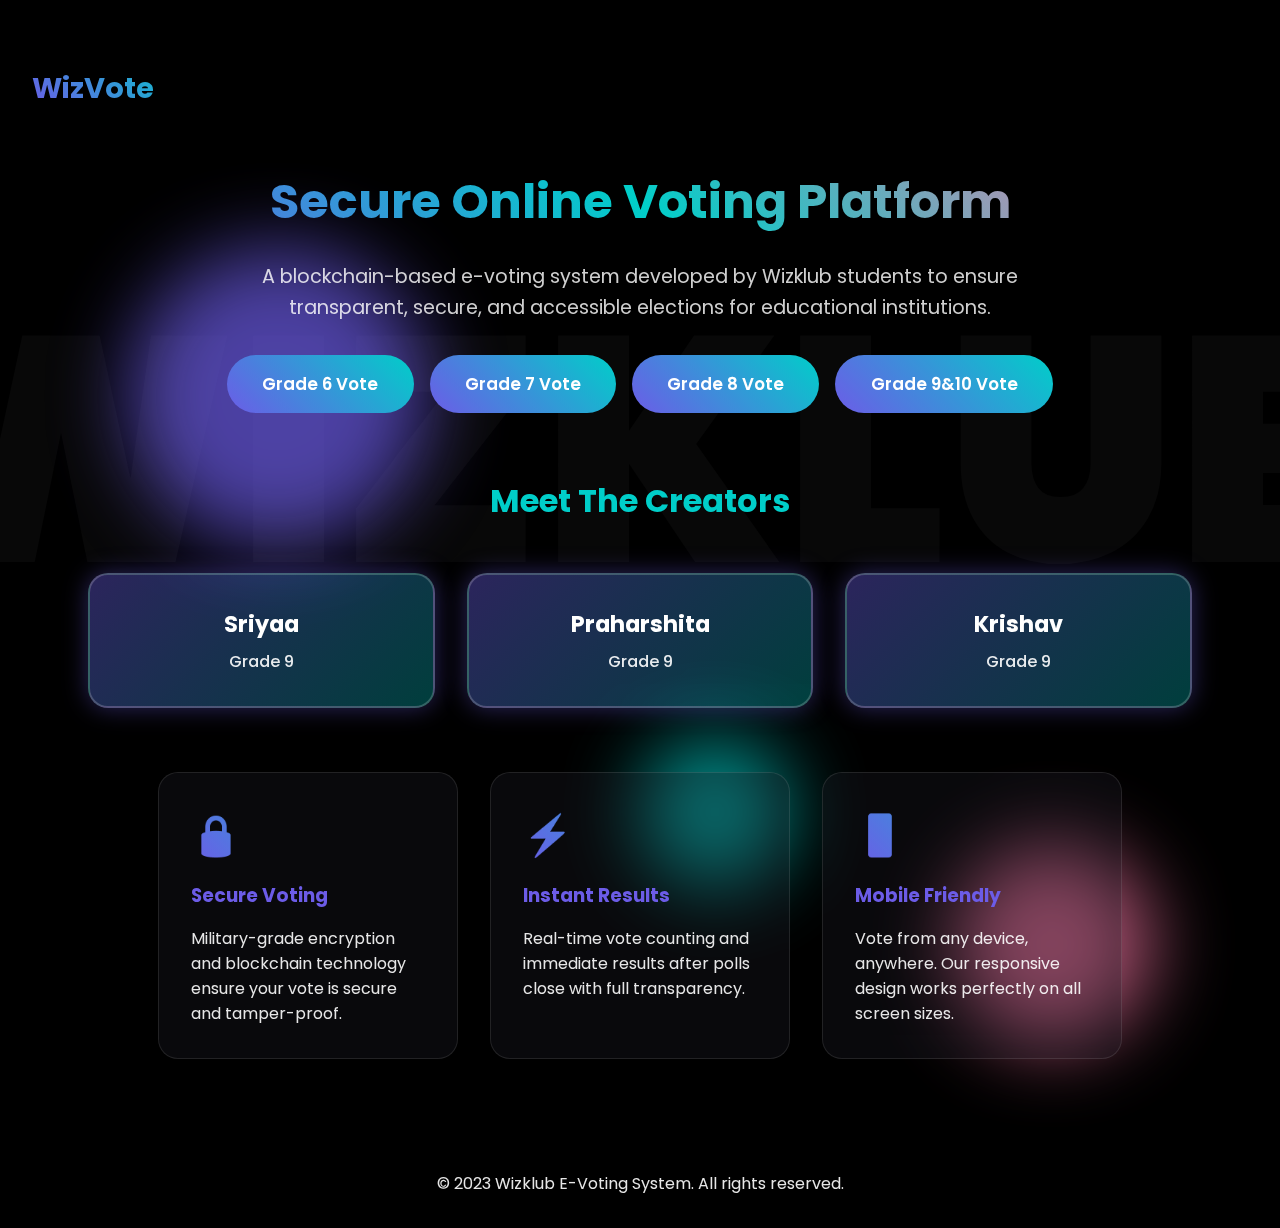
<file: index1.html>
<!DOCTYPE html>
<html lang="en">
<head>
  <meta charset="UTF-8" />
  <meta name="viewport" content="width=device-width, initial-scale=1.0"/>
  <title>Wizklub E-Voting System</title>
  <style>
    @import url('https://fonts.googleapis.com/css2?family=Poppins:wght@300;400;600;700&display=swap');

    :root {
      --primary: #6c5ce7;
      --secondary: #00cec9;
      --accent: #fd79a8;
      --text: rgba(255,255,255,0.9);
      --bg: #000000;
      --card-bg: rgba(30, 30, 40, 0.3);
    }

    * {
      margin: 0;
      padding: 0;
      box-sizing: border-box;
    }

    body {
      font-family: 'Poppins', sans-serif;
      background-color: var(--bg);
      color: var(--text);
      overflow-x: hidden;
      position: relative;
      min-height: 100vh;
    }

    .background-text {
      position: fixed;
      font-size: 25vw;
      font-weight: 900;
      color: rgba(255,255,255,0.03);
      z-index: -1;
      top: 50%;
      left: 50%;
      transform: translate(-50%, -50%);
      text-transform: uppercase;
      animation: glow 4s ease-in-out infinite alternate;
    }

    @keyframes glow {
      from {
        text-shadow: 0 0 10px rgba(108, 92, 231, 0.1);
      }
      to {
        text-shadow: 0 0 20px rgba(108, 92, 231, 0.3), 0 0 30px rgba(0, 206, 201, 0.2);
      }
    }

    .floating-element {
      position: absolute;
      border-radius: 50%;
      filter: blur(40px);
      opacity: 0.7;
      z-index: -1;
    }

    .element-1 {
      width: 300px;
      height: 300px;
      background: var(--primary);
      top: 20%;
      left: 10%;
      animation: float 8s ease-in-out infinite;
    }

    .element-2 {
      width: 200px;
      height: 200px;
      background: var(--accent);
      bottom: 15%;
      right: 10%;
      animation: float 6s ease-in-out infinite reverse;
    }

    .element-3 {
      width: 150px;
      height: 150px;
      background: var(--secondary);
      top: 60%;
      left: 50%;
      animation: float 5s ease-in-out infinite 2s;
    }

    @keyframes float {
      0% { transform: translateY(0) rotate(0deg); }
      50% { transform: translateY(-40px) rotate(5deg); }
      100% { transform: translateY(0) rotate(0deg); }
    }

    header {
      padding: 1.5rem 2rem;
      display: flex;
      justify-content: space-between;
      align-items: center;
      backdrop-filter: blur(10px);
      background-color: rgba(0, 0, 0, 0.5);
      position: relative;
    }

    .logo {
      font-size: 1.8rem;
      font-weight: 700;
      background: linear-gradient(45deg, var(--primary), var(--secondary));
      -webkit-background-clip: text;
      background-clip: text;
      color: transparent;
    }

    .header-btn {
      padding: 0.7rem 1.5rem;
      font-size: 1rem;
      border-radius: 30px;
      background: linear-gradient(45deg, var(--primary), var(--accent));
      color: white;
      text-decoration: none;
      font-weight: 600;
      transition: 0.3s;
    }

    .header-btn:hover {
      transform: translateY(-2px);
      box-shadow: 0 0 15px var(--accent);
    }

    .main-content {
      padding: 2rem;
      max-width: 1200px;
      margin: 0 auto;
    }

    .hero {
      text-align: center;
      margin-bottom: 3rem;
    }

    .hero h1 {
      font-size: 3rem;
      margin-bottom: 1.5rem;
      background: linear-gradient(45deg, var(--primary), var(--secondary), var(--accent));
      -webkit-background-clip: text;
      background-clip: text;
      color: transparent;
    }

    .hero p {
      font-size: 1.2rem;
      line-height: 1.6;
      margin-bottom: 2rem;
      opacity: 0.9;
      max-width: 800px;
      margin-left: auto;
      margin-right: auto;
    }

    .button-row {
      display: flex;
      justify-content: center;
      flex-wrap: wrap;
      gap: 1rem;
      margin-top: 1.5rem;
    }

    .btn {
      display: inline-block;
      padding: 1.2rem 3rem;
      background: linear-gradient(45deg, var(--primary), var(--secondary));
      color: white;
      border-radius: 50px;
      text-decoration: none;
      font-weight: 600;
      transition: transform 0.3s, box-shadow 0.3s;
      border: none;
      cursor: pointer;
      font-size: 1.2rem;
      margin: 2rem 0;
    }

    .btn.small {
      padding: 1rem 2.2rem;
      font-size: 1.05rem;
      margin: 0;
    }

    .btn:hover {
      transform: translateY(-3px);
      box-shadow: 0 10px 20px rgba(108, 92, 231, 0.3);
    }

    .features {
      display: flex;
      justify-content: center;
      flex-wrap: wrap;
      gap: 2rem;
      margin: 3rem 0;
    }

    .feature-card {
      background: var(--card-bg);
      border-radius: 20px;
      padding: 2rem;
      width: 300px;
      backdrop-filter: blur(10px);
      border: 1px solid rgba(255,255,255,0.1);
      transition: transform 0.3s, box-shadow 0.3s;
    }

    .feature-card:hover {
      transform: translateY(-10px);
      box-shadow: 0 15px 30px rgba(108, 92, 231, 0.2);
    }

    .feature-icon {
      font-size: 2.5rem;
      margin-bottom: 1rem;
      background: linear-gradient(45deg, var(--primary), var(--secondary));
      -webkit-background-clip: text;
      background-clip: text;
      color: transparent;
    }

    .feature-card h3 {
      margin-bottom: 1rem;
      color: var(--primary);
    }

    .creators {
      text-align: center;
      margin: 4rem 0;
    }

    .creators h2 {
      font-size: 2rem;
      margin-bottom: 3rem;
      color: var(--secondary);
    }

    .creator-grid {
      display: flex;
      justify-content: center;
      gap: 2rem;
      flex-wrap: nowrap;
    }

    .creator-card {
      background: linear-gradient(135deg, rgba(108, 92, 231, 0.4), rgba(0, 206, 201, 0.3));
      border-radius: 20px;
      padding: 2rem;
      width: calc(33.33% - 2rem);
      min-width: 250px;
      backdrop-filter: blur(10px);
      border: 2px solid rgba(255,255,255,0.2);
      transition: transform 0.3s, box-shadow 0.3s;
      box-shadow: 0 0 25px rgba(108, 92, 231, 0.4);
    }

    .creator-card:hover {
      transform: scale(1.05);
      box-shadow: 0 0 40px rgba(255, 255, 255, 0.3);
    }

    .creator-card h3 {
      font-size: 1.4rem;
      margin-bottom: 0.5rem;
      color: #ffffff;
    }

    .creator-card p {
      color: #ffffff;
      opacity: 0.9;
      font-weight: 500;
    }

    footer {
      text-align: center;
      padding: 2rem;
      margin-top: auto;
      backdrop-filter: blur(10px);
      background-color: rgba(0, 0, 0, 0.5);
    }
  </style>
</head>
<body>
  <div class="background-text">Wizklub</div>

  <div class="floating-element element-1"></div>
  <div class="floating-element element-2"></div>
  <div class="floating-element element-3"></div>

  <header>
    <div class="logo"><br>WizVote</div>
  </header>

  <div class="main-content">
    <section class="hero">
      <h1>Secure Online Voting Platform</h1>
      <p>A blockchain-based e-voting system developed by Wizklub students to ensure transparent, secure, and accessible elections for educational institutions.</p>
      <div class="button-row" id="voting">
        <a href="grade6.html" class="btn small">Grade 6 Vote</a>
        <a href="grade7.html" class="btn small">Grade 7 Vote</a>
        <a href="grade8.html" class="btn small">Grade 8 Vote</a>
        <a href="grade9.html" class="btn small">Grade 9&10 Vote</a>
      </div>
    </section>

    <section class="creators">
      <h2>Meet The Creators</h2>
      <div class="creator-grid">
        <div class="creator-card">
          <h3>Sriyaa</h3>
          <p>Grade 9</p>
        </div>
        <div class="creator-card">
          <h3>Praharshita</h3>
          <p>Grade 9</p>
        </div>
        <div class="creator-card">
          <h3>Krishav</h3>
          <p>Grade 9</p>
        </div>
      </div>
    </section>

    <section class="features">
      <div class="feature-card">
        <div class="feature-icon">🔒</div>
        <h3>Secure Voting</h3>
        <p>Military-grade encryption and blockchain technology ensure your vote is secure and tamper-proof.</p>
      </div>
      <div class="feature-card">
        <div class="feature-icon">⚡</div>
        <h3>Instant Results</h3>
        <p>Real-time vote counting and immediate results after polls close with full transparency.</p>
      </div>
      <div class="feature-card">
        <div class="feature-icon">📱</div>
        <h3>Mobile Friendly</h3>
        <p>Vote from any device, anywhere. Our responsive design works perfectly on all screen sizes.</p>
      </div>
    </section>
  </div>

  <footer>
    <p>&copy; 2023 Wizklub E-Voting System. All rights reserved.</p>
  </footer>
</body>
</html>
</file>
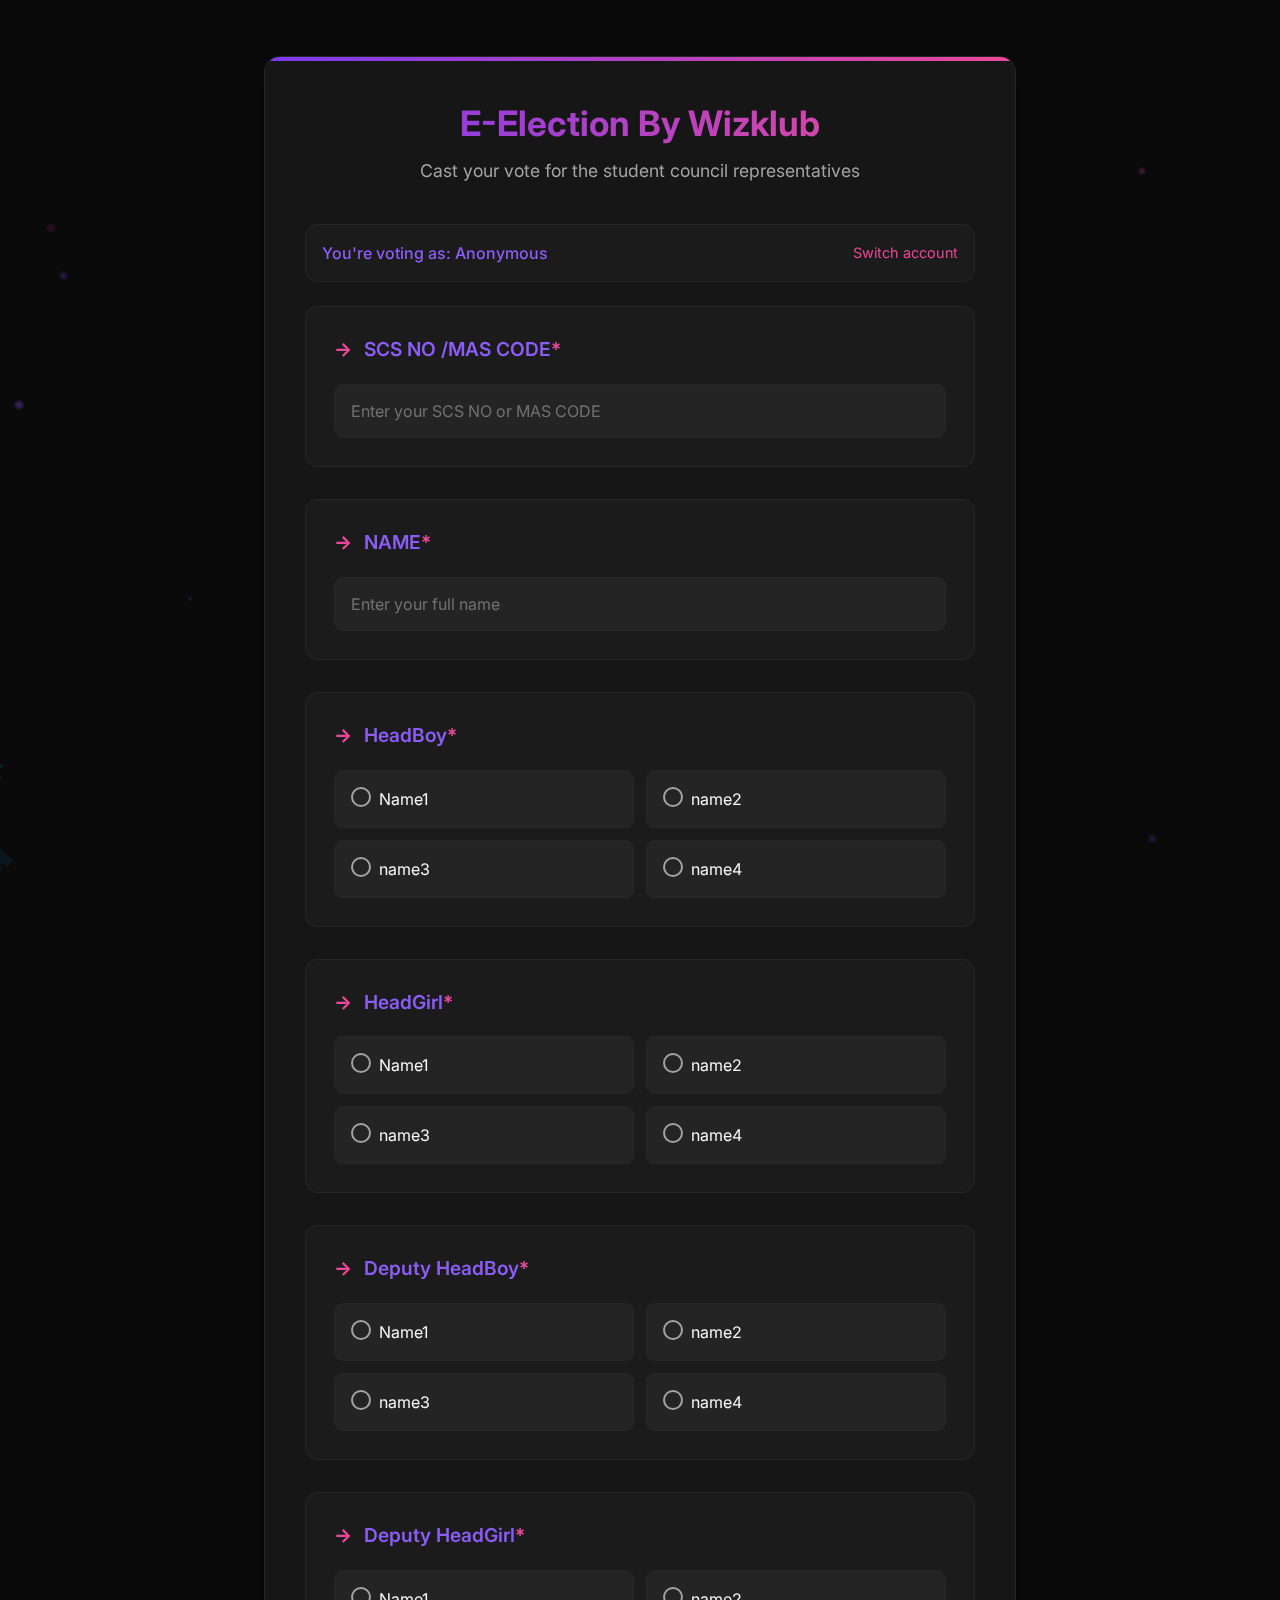
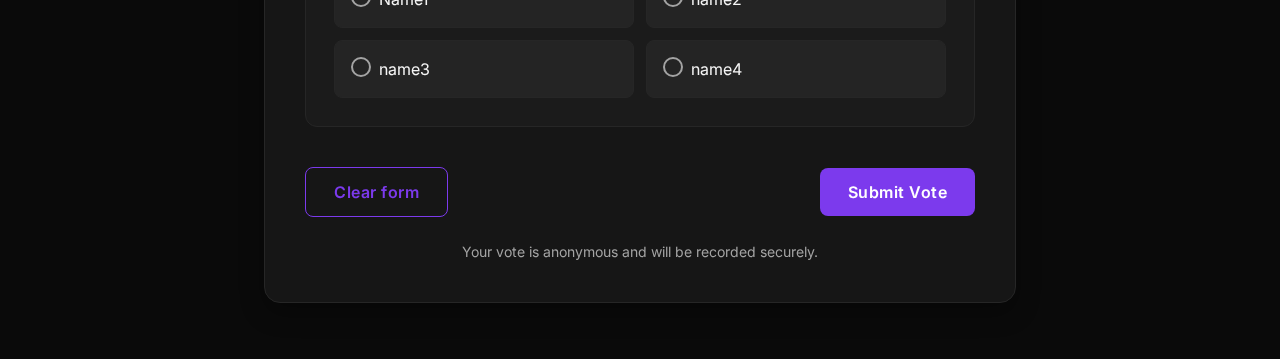
<file: vinotha.html>
<!DOCTYPE html>
<html lang="en">
<head>
    <meta charset="UTF-8">
    <meta name="viewport" content="width=device-width, initial-scale=1.0">
    <title>✨ E-Election By Wizklub ✨</title>
    <link href="https://fonts.googleapis.com/css2?family=Inter:wght@300;400;500;600;700&display=swap" rel="stylesheet">
    <style>
        :root {
            --bg: #0a0a0a;
            --card-bg: #161616;
            --primary: #7c3aed;
            --primary-light: #8b5cf6;
            --accent: #ec4899;
            --text: #f5f5f5;
            --text-light: #a3a3a3;
            --border: #262626;
            --success: #10b981;
        }

        * {
            margin: 0;
            padding: 0;
            box-sizing: border-box;
        }

        body {
            font-family: 'Inter', sans-serif;
            background-color: var(--bg);
            color: var(--text);
            min-height: 100vh;
            overflow-x: hidden;
            line-height: 1.5;
        }

        /* Floating particles */
        .particle {
            position: fixed;
            border-radius: 50%;
            background: linear-gradient(145deg, var(--primary), var(--accent));
            filter: blur(1px);
            z-index: -1;
            animation: float 15s infinite ease-in-out;
            opacity: 0.15;
        }

        /* New voting elements */
        .voting-element {
            position: fixed;
            z-index: -1;
            opacity: 0.1;
            animation: flyAcross 20s linear infinite;
            pointer-events: none;
            font-size: 1.5rem;
        }

        @keyframes float {
            0%, 100% { transform: translate(0, 0) rotate(0deg); }
            25% { transform: translate(5vw, -5vh) rotate(5deg); }
            50% { transform: translate(10vw, 5vh) rotate(10deg); }
            75% { transform: translate(-5vw, 10vh) rotate(-5deg); }
        }

        @keyframes flyAcross {
            0% {
                transform: translateX(-100px) translateY(0) rotate(0deg);
                opacity: 0;
            }
            10% {
                opacity: 0.2;
            }
            90% {
                opacity: 0.2;
            }
            100% {
                transform: translateX(calc(100vw + 100px)) translateY(calc(50vh - 100px)) rotate(360deg);
                opacity: 0;
            }
        }

        /* Main container */
        .container {
            max-width: 800px;
            margin: 2rem auto;
            padding: 1.5rem;
        }

        /* Form card */
        .form-card {
            background-color: var(--card-bg);
            border-radius: 1rem;
            padding: 2.5rem;
            box-shadow: 0 10px 25px rgba(0, 0, 0, 0.3);
            border: 1px solid var(--border);
            position: relative;
            overflow: hidden;
            transition: transform 0.3s ease, box-shadow 0.3s ease;
        }

        .form-card:hover {
            transform: translateY(-5px);
            box-shadow: 0 15px 30px rgba(0, 0, 0, 0.4);
        }

        .form-card::before {
            content: '';
            position: absolute;
            top: 0;
            left: 0;
            width: 100%;
            height: 4px;
            background: linear-gradient(90deg, var(--primary), var(--accent));
        }

        /* Header */
        .form-header {
            text-align: center;
            margin-bottom: 2.5rem;
            animation: fadeIn 0.8s ease-out;
        }

        @keyframes fadeIn {
            from { opacity: 0; transform: translateY(-20px); }
            to { opacity: 1; transform: translateY(0); }
        }

        .form-title {
            font-size: 2.2rem;
            font-weight: 700;
            background: linear-gradient(90deg, var(--primary), var(--accent));
            -webkit-background-clip: text;
            background-clip: text;
            color: transparent;
            margin-bottom: 0.5rem;
        }

        .form-subtitle {
            color: var(--text-light);
            font-size: 1.1rem;
        }

        /* User info */
        .user-info {
            background: rgba(30, 30, 30, 0.7);
            padding: 1rem;
            border-radius: 0.75rem;
            margin-bottom: 1.5rem;
            display: flex;
            justify-content: space-between;
            align-items: center;
            border: 1px solid var(--border);
            animation: slideUp 0.6s ease-out;
        }

        @keyframes slideUp {
            from { opacity: 0; transform: translateY(20px); }
            to { opacity: 1; transform: translateY(0); }
        }

        .user-email {
            font-weight: 500;
            color: var(--primary-light);
        }

        .switch-account {
            color: var(--accent);
            text-decoration: none;
            font-size: 0.9rem;
            transition: color 0.2s;
        }

        .switch-account:hover {
            color: var(--primary-light);
            text-decoration: underline;
        }

        /* Form sections */
        .form-section {
            margin-bottom: 2rem;
            animation: fadeIn 0.8s ease-out forwards;
        }

        .question-container {
            background: rgba(30, 30, 30, 0.7);
            padding: 1.75rem;
            border-radius: 0.75rem;
            margin-bottom: 1.25rem;
            border: 1px solid var(--border);
            transition: all 0.3s cubic-bezier(0.4, 0, 0.2, 1);
            position: relative;
            overflow: hidden;
        }

        .question-container:hover {
            transform: translateY(-3px);
            box-shadow: 0 8px 20px rgba(0, 0, 0, 0.2);
            border-color: rgba(124, 58, 237, 0.3);
        }

        .question-title {
            font-size: 1.2rem;
            font-weight: 600;
            margin-bottom: 1.25rem;
            color: var(--primary-light);
            display: flex;
            align-items: center;
        }

        .question-title::before {
            content: '→';
            margin-right: 0.75rem;
            color: var(--accent);
            font-weight: bold;
        }

        .required-field::after {
            content: ' *';
            color: var(--accent);
        }

        /* Input fields */
        .input-field {
            width: 100%;
            padding: 1rem;
            background: rgba(40, 40, 40, 0.7);
            border: 1px solid var(--border);
            border-radius: 0.5rem;
            font-size: 1rem;
            color: var(--text);
            transition: all 0.3s;
            outline: none;
            font-family: 'Inter', sans-serif;
        }

        .input-field:focus {
            border-color: var(--primary);
            box-shadow: 0 0 0 2px rgba(124, 58, 237, 0.3);
            background: rgba(50, 50, 50, 0.7);
        }

        .input-field::placeholder {
            color: var(--text-light);
            opacity: 0.6;
        }

        /* Radio buttons */
        .radio-options {
            display: grid;
            grid-template-columns: repeat(auto-fill, minmax(200px, 1fr));
            gap: 0.75rem;
        }

        .radio-option {
            position: relative;
            padding: 1rem 1rem 1rem 2.75rem;
            cursor: pointer;
            user-select: none;
            transition: all 0.3s;
            background: rgba(40, 40, 40, 0.7);
            border-radius: 0.5rem;
            border: 1px solid var(--border);
            animation: fadeInOption 0.5s ease-out;
        }

        @keyframes fadeInOption {
            from { opacity: 0; transform: translateX(10px); }
            to { opacity: 1; transform: translateX(0); }
        }

        .radio-option:hover {
            background: rgba(50, 50, 50, 0.7);
            transform: translateX(5px);
            border-color: rgba(124, 58, 237, 0.3);
        }

        .radio-option input {
            position: absolute;
            opacity: 0;
            cursor: pointer;
        }

        .radio-checkmark {
            position: absolute;
            top: 1rem;
            left: 1rem;
            height: 1.25rem;
            width: 1.25rem;
            background-color: transparent;
            border: 2px solid var(--text-light);
            border-radius: 50%;
            transition: all 0.3s;
        }

        .radio-option:hover .radio-checkmark {
            border-color: var(--primary-light);
        }

        .radio-option input:checked ~ .radio-checkmark {
            background-color: var(--primary);
            border-color: var(--primary);
        }

        .radio-checkmark:after {
            content: "";
            position: absolute;
            display: none;
        }

        .radio-option input:checked ~ .radio-checkmark:after {
            display: block;
        }

        .radio-option .radio-checkmark:after {
            top: 2px;
            left: 2px;
            width: 0.5rem;
            height: 0.5rem;
            border-radius: 50%;
            background: white;
        }

        /* Buttons */
        .form-footer {
            display: flex;
            justify-content: space-between;
            align-items: center;
            margin-top: 2.5rem;
            animation: fadeIn 0.8s ease-out;
        }

        .btn {
            padding: 0.875rem 1.75rem;
            font-size: 1rem;
            border-radius: 0.5rem;
            cursor: pointer;
            transition: all 0.3s;
            font-weight: 600;
            letter-spacing: 0.5px;
            border: none;
            outline: none;
            font-family: 'Inter', sans-serif;
        }

        .submit-btn {
            background-color: var(--primary);
            color: white;
        }

        .submit-btn:hover {
            background-color: var(--primary-light);
            transform: translateY(-2px);
            box-shadow: 0 5px 15px rgba(124, 58, 237, 0.4);
        }

        .clear-btn {
            background-color: transparent;
            color: var(--primary);
            border: 1px solid var(--primary);
        }

        .clear-btn:hover {
            background-color: rgba(124, 58, 237, 0.1);
            transform: translateY(-2px);
        }

        /* Disclaimer */
        .disclaimer {
            font-size: 0.875rem;
            color: var(--text-light);
            margin-top: 1.5rem;
            text-align: center;
            animation: fadeIn 1s ease-out;
        }

        /* Modal */
        .modal {
            position: fixed;
            top: 0;
            left: 0;
            width: 100%;
            height: 100%;
            background: rgba(0, 0, 0, 0.8);
            display: flex;
            justify-content: center;
            align-items: center;
            z-index: 1000;
            opacity: 0;
            pointer-events: none;
            transition: opacity 0.3s ease;
            backdrop-filter: blur(5px);
        }

        .modal.active {
            opacity: 1;
            pointer-events: all;
        }

        .modal-content {
            background: var(--card-bg);
            padding: 2.5rem;
            border-radius: 1rem;
            text-align: center;
            max-width: 500px;
            width: 90%;
            transform: scale(0.9);
            transition: transform 0.3s ease;
            border: 1px solid var(--border);
        }

        .modal.active .modal-content {
            transform: scale(1);
        }

        .modal h2 {
            color: var(--primary);
            margin-bottom: 1rem;
            font-size: 1.75rem;
        }

        .modal p {
            margin-bottom: 2rem;
            color: var(--text-light);
        }

        /* Responsive adjustments */
        @media (max-width: 768px) {
            .container {
                padding: 1rem;
            }
            
            .form-card {
                padding: 1.5rem;
            }
            
            .form-title {
                font-size: 1.8rem;
            }
            
            .radio-options {
                grid-template-columns: 1fr;
            }
            
            .form-footer {
                flex-direction: column;
                gap: 1rem;
            }
            
            .btn {
                width: 100%;
            }
        }

        /* Animations for form sections */
        .form-section:nth-child(1) { animation-delay: 0.1s; }
        .form-section:nth-child(2) { animation-delay: 0.2s; }
        .form-section:nth-child(3) { animation-delay: 0.3s; }
        .form-section:nth-child(4) { animation-delay: 0.4s; }
        .form-section:nth-child(5) { animation-delay: 0.5s; }
        .form-section:nth-child(6) { animation-delay: 0.6s; }
    </style>
</head>
<body>
    <!-- Floating particles will be added by JavaScript -->
    
    <div class="container">
        <div class="form-card">
            <div class="form-header">
                <h1 class="form-title">E-Election By Wizklub</h1>
                <p class="form-subtitle">Cast your vote for the student council representatives</p>
            </div>
            
            <div class="user-info">
                <span class="user-email">You're voting as: Anonymous</span>
                <a href="#" class="switch-account">Switch account</a>
            </div>
            
            <!-- FORM THAT SUBMITS TO YOUR GOOGLE FORM -->
            <form id="electionForm" action="https://docs.google.com/forms/u/1/d/e/1FAIpQLSfshJDnNoNWI-5PNNSkBxNvlv63TogoSui2hgxROzpWyotwFg/formResponse" method="POST" target="hiddenFrame">
                <!-- Hidden iframe for submission -->
                <iframe name="hiddenFrame" style="display:none;"></iframe>
                
                <!-- SCS NO /MAS CODE -->
                <div class="form-section">
                    <div class="question-container">
                        <label class="question-title required-field">SCS NO /MAS CODE</label>
                        <input type="text" class="input-field" name="entry.355632050" required placeholder="Enter your SCS NO or MAS CODE">
                    </div>
                </div>
                
                <!-- NAME -->
                <div class="form-section">
                    <div class="question-container">
                        <label class="question-title required-field">NAME</label>
                        <input type="text" class="input-field" name="entry.1641997090" required placeholder="Enter your full name">
                    </div>
                </div>
                
                <!-- HeadBoy -->
                <div class="form-section">
                    <div class="question-container">
                        <label class="question-title required-field">HeadBoy</label>
                        <div class="radio-options">
                            <label class="radio-option">
                                <input type="radio" name="entry.323400809" value="Name1" required>
                                <span class="radio-checkmark"></span>
                                Name1
                            </label>
                            <label class="radio-option">
                                <input type="radio" name="entry.323400809" value="name2">
                                <span class="radio-checkmark"></span>
                                name2
                            </label>
                            <label class="radio-option">
                                <input type="radio" name="entry.323400809" value="name3">
                                <span class="radio-checkmark"></span>
                                name3
                            </label>
                            <label class="radio-option">
                                <input type="radio" name="entry.323400809" value="name4">
                                <span class="radio-checkmark"></span>
                                name4
                            </label>
                        </div>
                    </div>
                </div>
                
                <!-- HeadGirl -->
                <div class="form-section">
                    <div class="question-container">
                        <label class="question-title required-field">HeadGirl</label>
                        <div class="radio-options">
                            <label class="radio-option">
                                <input type="radio" name="entry.1682770079" value="Name1" required>
                                <span class="radio-checkmark"></span>
                                Name1
                            </label>
                            <label class="radio-option">
                                <input type="radio" name="entry.1682770079" value="name2">
                                <span class="radio-checkmark"></span>
                                name2
                            </label>
                            <label class="radio-option">
                                <input type="radio" name="entry.1682770079" value="name3">
                                <span class="radio-checkmark"></span>
                                name3
                            </label>
                            <label class="radio-option">
                                <input type="radio" name="entry.1682770079" value="name4">
                                <span class="radio-checkmark"></span>
                                name4
                            </label>
                        </div>
                    </div>
                </div>
                
                <!-- Deputy HeadBoy -->
                <div class="form-section">
                    <div class="question-container">
                        <label class="question-title required-field">Deputy HeadBoy</label>
                        <div class="radio-options">
                            <label class="radio-option">
                                <input type="radio" name="entry.717735836" value="Name1" required>
                                <span class="radio-checkmark"></span>
                                Name1
                            </label>
                            <label class="radio-option">
                                <input type="radio" name="entry.717735836" value="name2">
                                <span class="radio-checkmark"></span>
                                name2
                            </label>
                            <label class="radio-option">
                                <input type="radio" name="entry.717735836" value="name3">
                                <span class="radio-checkmark"></span>
                                name3
                            </label>
                            <label class="radio-option">
                                <input type="radio" name="entry.717735836" value="name4">
                                <span class="radio-checkmark"></span>
                                name4
                            </label>
                        </div>
                    </div>
                </div>
                
                <!-- Deputy HeadGirl -->
                <div class="form-section">
                    <div class="question-container">
                        <label class="question-title required-field">Deputy HeadGirl</label>
                        <div class="radio-options">
                            <label class="radio-option">
                                <input type="radio" name="entry.1884150049" value="Name1" required>
                                <span class="radio-checkmark"></span>
                                Name1
                            </label>
                            <label class="radio-option">
                                <input type="radio" name="entry.1884150049" value="name2">
                                <span class="radio-checkmark"></span>
                                name2
                            </label>
                            <label class="radio-option">
                                <input type="radio" name="entry.1884150049" value="name3">
                                <span class="radio-checkmark"></span>
                                name3
                            </label>
                            <label class="radio-option">
                                <input type="radio" name="entry.1884150049" value="name4">
                                <span class="radio-checkmark"></span>
                                name4
                            </label>
                        </div>
                    </div>
                </div>
                
                <div class="form-footer">
                    <button type="button" class="btn clear-btn" id="clearForm">Clear form</button>
                    <button type="submit" class="btn submit-btn">Submit Vote</button>
                </div>
                
                <p class="disclaimer">Your vote is anonymous and will be recorded securely.</p>
            </form>
        </div>
    </div>

    <!-- Confirmation Modal -->
    <div class="modal" id="confirmationModal">
        <div class="modal-content">
            <h2>🎉 Vote Submitted! 🎉</h2>
            <p>Thank you for participating in the election. Your vote has been recorded.</p>
            <button onclick="closeModal()" class="btn submit-btn">Close</button>
        </div>
    </div>

    <script>
        // Voting element emojis and styles
        const votingElements = [
            { emoji: '🗳️', color: 'var(--primary)' },
            { emoji: '✉️', color: 'var(--accent)' },
            { emoji: '🌟', color: 'var(--success)' },
            { emoji: '🎈', color: '#ef4444' },
            { emoji: '🔥', color: '#3b82f6' },
            { emoji: '🎉', color: '#ef4444' },
            { emoji: '🎊', color: 'var(--success)' },
            { emoji: '🥇', color: '#f59e0b' },
            { emoji: '🎁', color: 'var(--text-light)' },
            { emoji: '👤', color: 'var(--primary-light)' },
            { emoji: '👥', color: 'var(--accent)' },
            { emoji: '❤️', color: '#a78bfa' }
        ];

        // Create floating voting elements
        function createVotingElements() {
            for (let i = 0; i < 20; i++) {
                const element = document.createElement('div');
                element.className = 'voting-element';
                
                // Random element from our array
                const randomElement = votingElements[Math.floor(Math.random() * votingElements.length)];
                element.textContent = randomElement.emoji;
                element.style.color = randomElement.color;
                
                // Random size
                const size = Math.random() * 2 + 1;
                element.style.fontSize = `${size}rem`;
                
                // Random position and animation
                const startY = Math.random() * 100;
                const endY = startY + (Math.random() * 40 - 20); // Move up or down slightly
                
                element.style.top = `${startY}%`;
                element.style.left = `-50px`;
                
                // Random animation duration and delay
                const duration = Math.random() * 30 + 20;
                const delay = Math.random() * 15;
                element.style.animation = `flyAcross ${duration}s linear ${delay}s infinite`;
                
                // Random rotation
                const rotation = Math.random() * 360;
                element.style.transform = `rotate(${rotation}deg)`;
                
                document.body.appendChild(element);
            }
        }

        // Create floating particles
        function createParticles() {
            const colors = ['var(--primary)', 'var(--accent)', 'var(--primary-light)'];
            for (let i = 0; i < 15; i++) {
                const particle = document.createElement('div');
                particle.className = 'particle';
                
                // Random size between 3px and 8px
                const size = Math.random() * 5 + 3;
                particle.style.width = `${size}px`;
                particle.style.height = `${size}px`;
                
                // Random position
                particle.style.left = `${Math.random() * 100}%`;
                particle.style.top = `${Math.random() * 100}%`;
                
                // Random animation duration and delay
                const duration = Math.random() * 20 + 10;
                const delay = Math.random() * 5;
                particle.style.animation = `float ${duration}s infinite ease-in-out ${delay}s`;
                
                // Random color
                particle.style.background = colors[Math.floor(Math.random() * colors.length)];
                
                // Random opacity
                particle.style.opacity = Math.random() * 0.2 + 0.1;
                
                document.body.appendChild(particle);
            }
        }

        // Form handling
        document.getElementById('clearForm').addEventListener('click', function() {
            document.getElementById('electionForm').reset();
            
            // Add animation effect
            this.textContent = 'Cleared!';
            this.style.backgroundColor = 'var(--success)';
            this.style.color = 'white';
            this.style.borderColor = 'var(--success)';
            
            setTimeout(() => {
                this.textContent = 'Clear form';
                this.style.backgroundColor = 'transparent';
                this.style.color = 'var(--primary)';
                this.style.borderColor = 'var(--primary)';
            }, 1500);
        });
        
        // Handle form submission
        document.getElementById('electionForm').addEventListener('submit', function(e) {
            e.preventDefault();
            
            // Show confirmation modal
            document.getElementById('confirmationModal').classList.add('active');
            
            // Actually submit the form to Google in the background
            setTimeout(() => {
                e.target.submit();
            }, 100);
            
            // Create celebratory voting elements on submission
            createCelebrationElements();
        });
        
        function closeModal() {
    document.getElementById('confirmationModal').classList.remove('active');
    window.location.href = 'index.html'; // Redirect to index.html
}
        
        // Create celebration elements when vote is submitted
        function createCelebrationElements() {
            for (let i = 0; i < 30; i++) {
                const element = document.createElement('div');
                element.className = 'voting-element';
                
                // Random element from our array
                const randomElement = votingElements[Math.floor(Math.random() * votingElements.length)];
                element.textContent = randomElement.emoji;
                element.style.color = randomElement.color;
                
                // Random size
                const size = Math.random() * 2 + 1;
                element.style.fontSize = `${size}rem`;
                
                // Random position starting from center
                const startX = 50;
                const startY = 50;
                
                element.style.top = `${startY}%`;
                element.style.left = `${startX}%`;
                
                // Random animation duration and delay
                const duration = Math.random() * 3 + 2;
                const delay = 0;
                
                // Celebration animation - fly out from center
                element.style.animation = `none`;
                element.style.opacity = '0.8';
                
                // Create keyframes for celebration
                const keyframes = `
                    @keyframes celebrate-${i} {
                        0% {
                            transform: translate(0, 0) rotate(0deg);
                            opacity: 0.8;
                        }
                        100% {
                            transform: translate(${Math.random() * 200 - 100}px, ${Math.random() * 200 - 100}px) rotate(${Math.random() * 360}deg);
                            opacity: 0;
                        }
                    }
                `;
                
                // Add the keyframes to the document
                const style = document.createElement('style');
                style.innerHTML = keyframes;
                document.head.appendChild(style);
                
                // Apply the animation
                setTimeout(() => {
                    element.style.animation = `celebrate-${i} ${duration}s ease-out forwards`;
                }, 10);
                
                document.body.appendChild(element);
                
                // Remove element after animation
                setTimeout(() => {
                    element.remove();
                    style.remove();
                }, duration * 1000);
            }
        }
        
        // Initialize particles and voting elements when page loads
        document.addEventListener('DOMContentLoaded', function() {
            createParticles();
            createVotingElements();
            
            // Add slight delay to form card animation
            setTimeout(() => {
                document.querySelector('.form-card').style.opacity = '1';
            }, 100);
        });

        // Add hover effect to question containers
        document.querySelectorAll('.question-container').forEach(container => {
            container.addEventListener('mouseenter', () => {
                container.style.transform = 'translateY(-3px)';
                container.style.boxShadow = '0 8px 20px rgba(0, 0, 0, 0.2)';
            });
            
            container.addEventListener('mouseleave', () => {
                container.style.transform = 'translateY(0)';
                container.style.boxShadow = 'none';
            });
        });
    </script>
</body>
</html>
</file>
